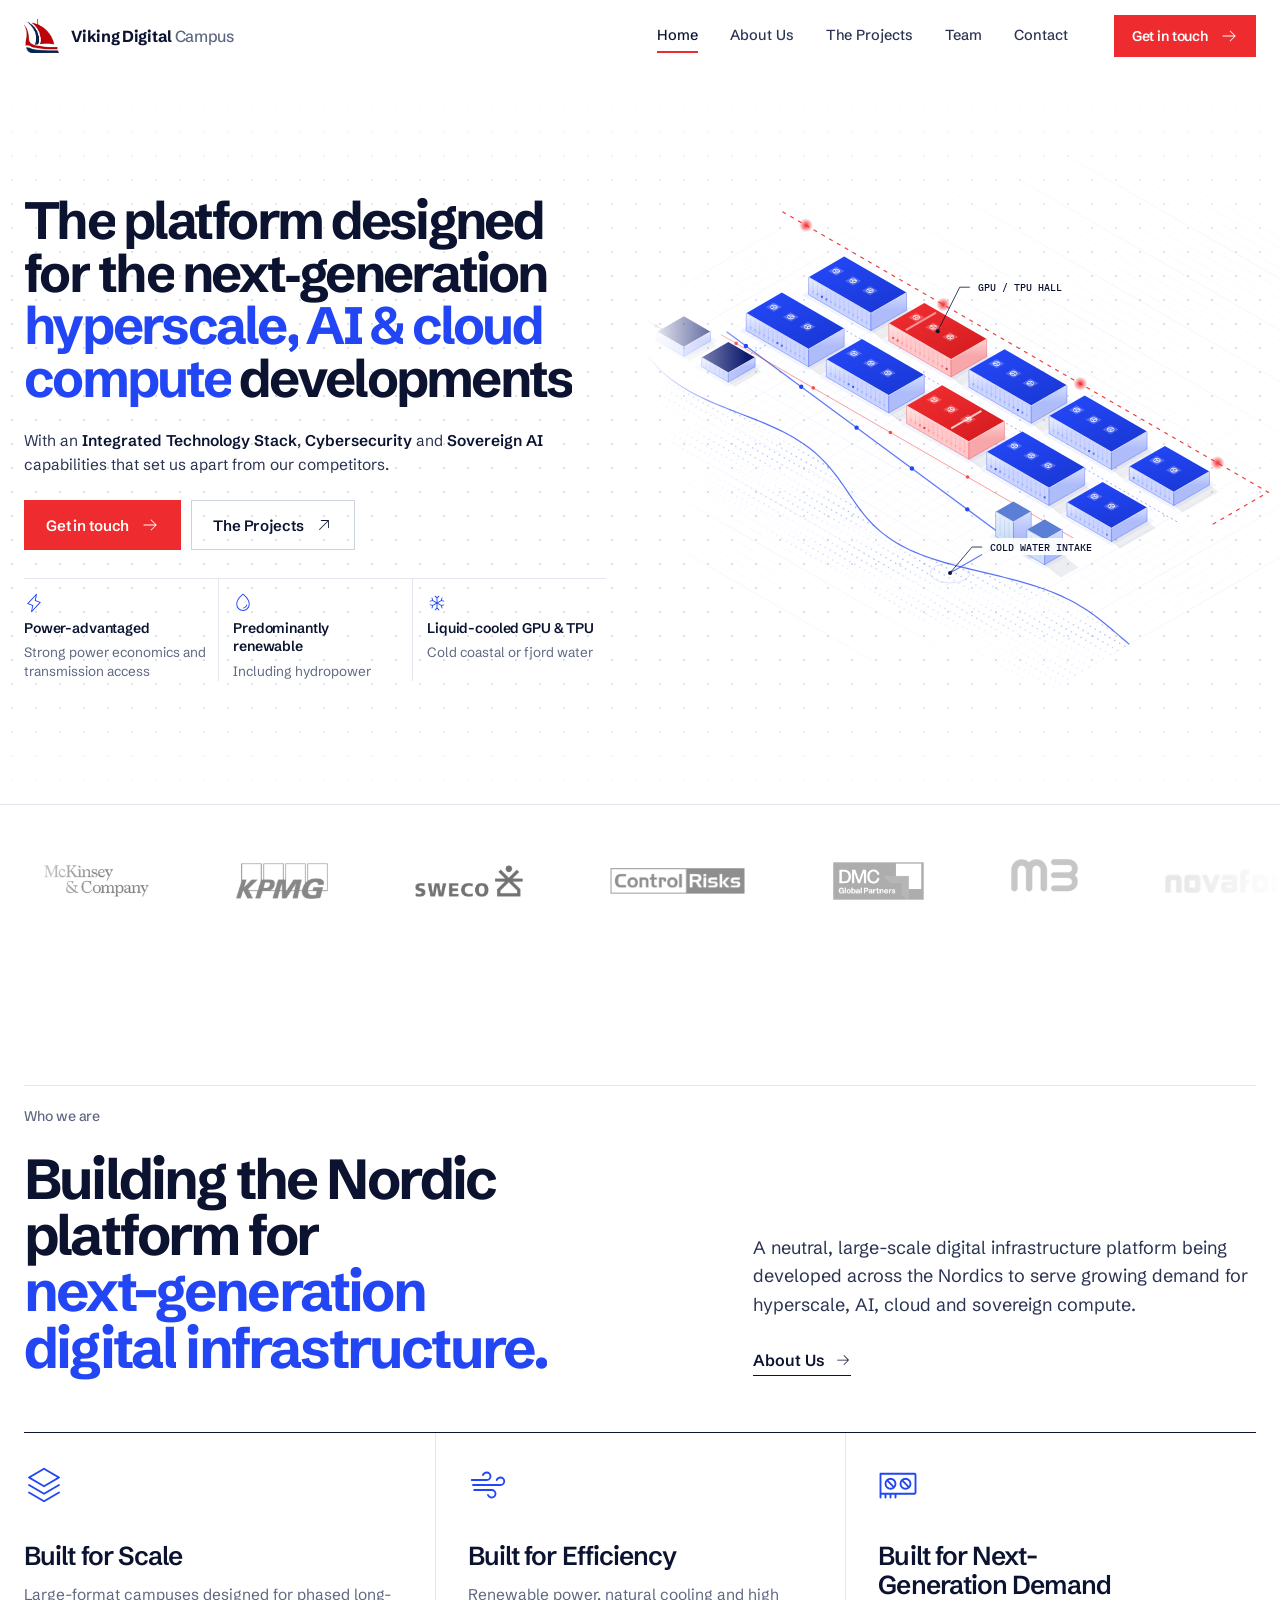
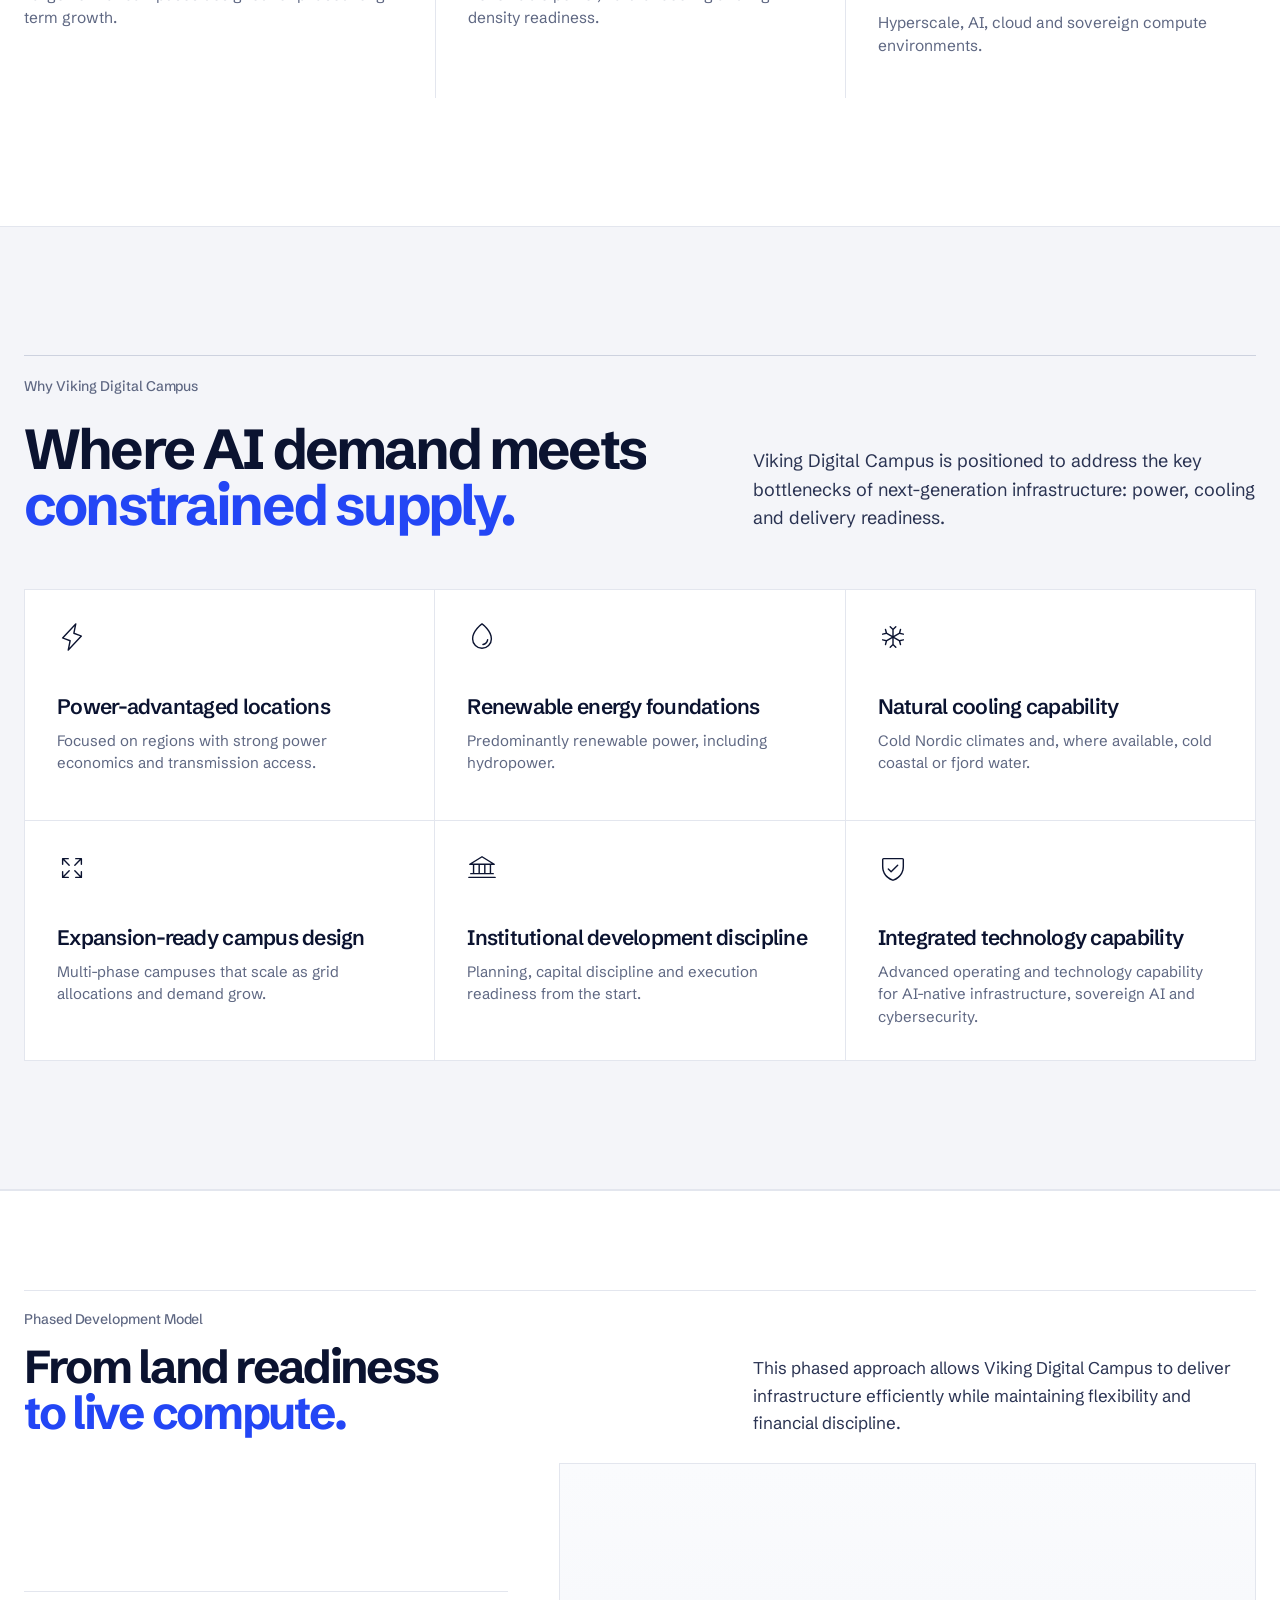
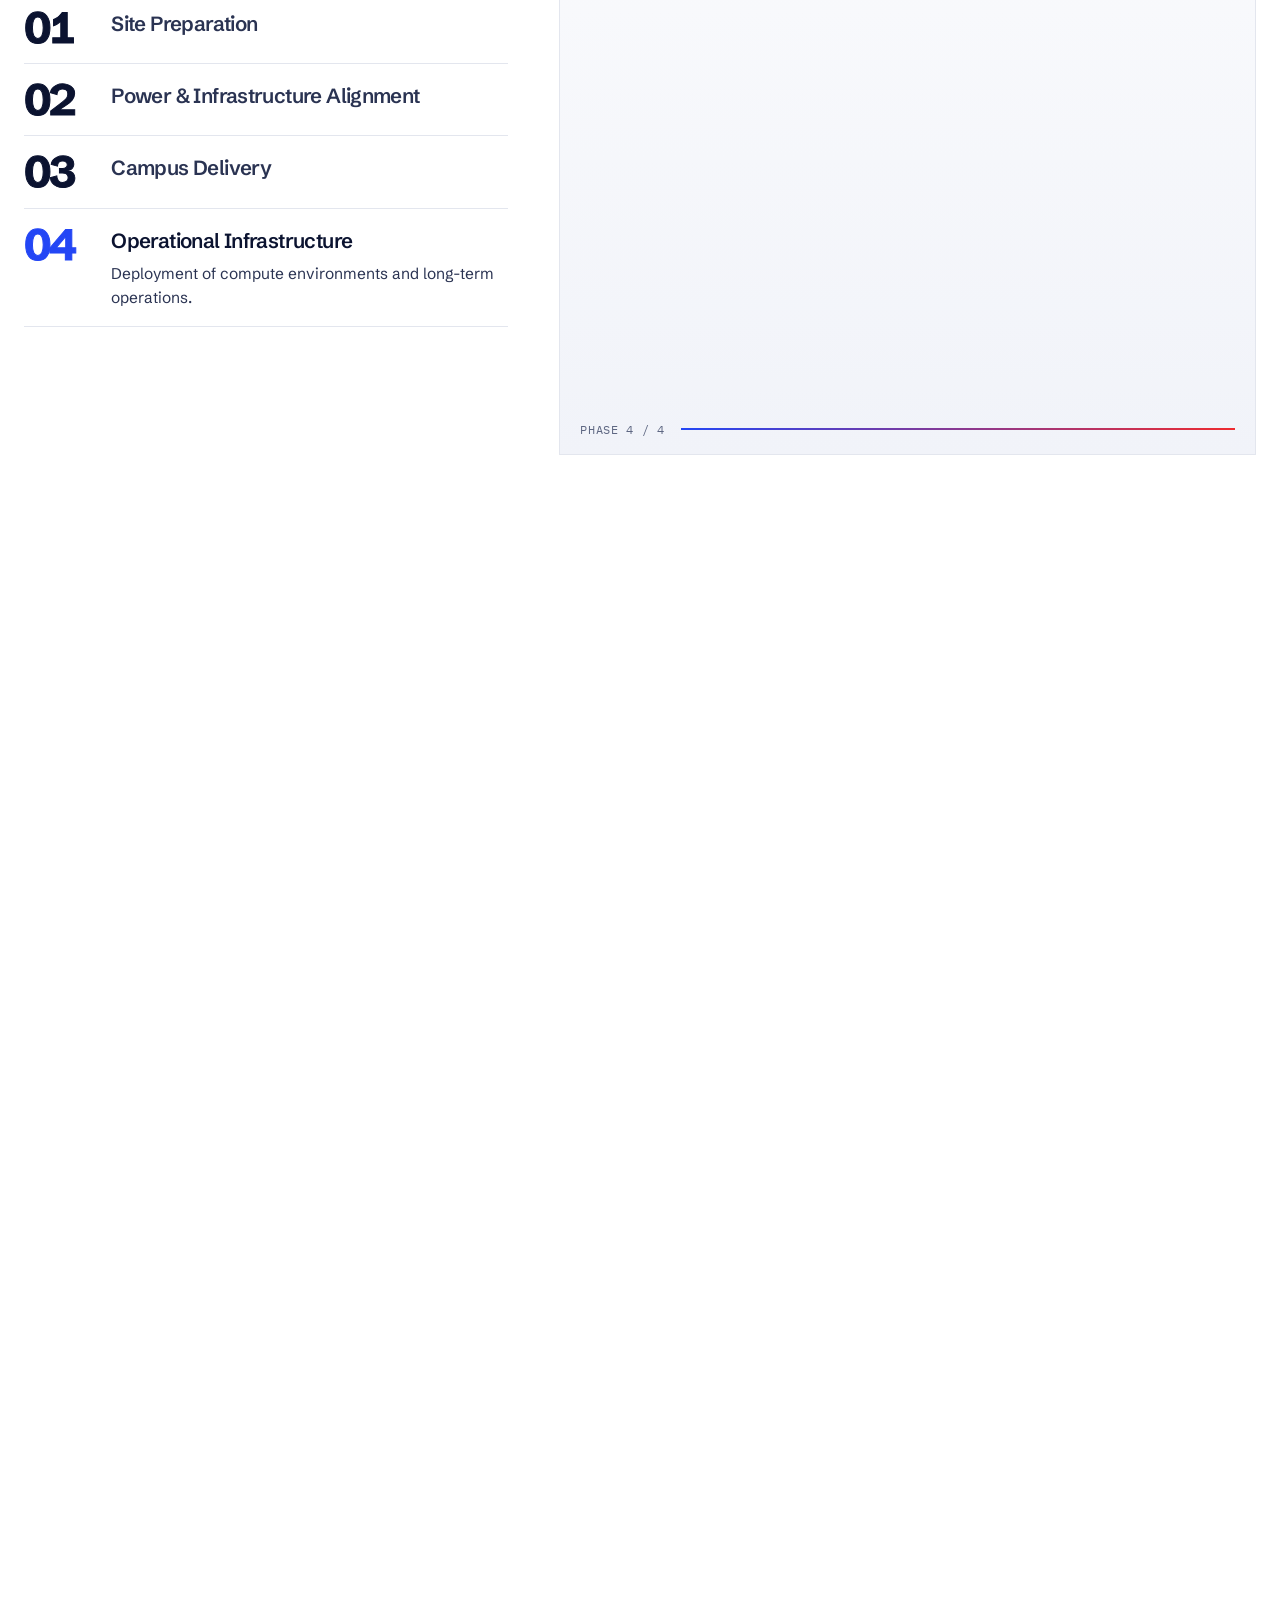
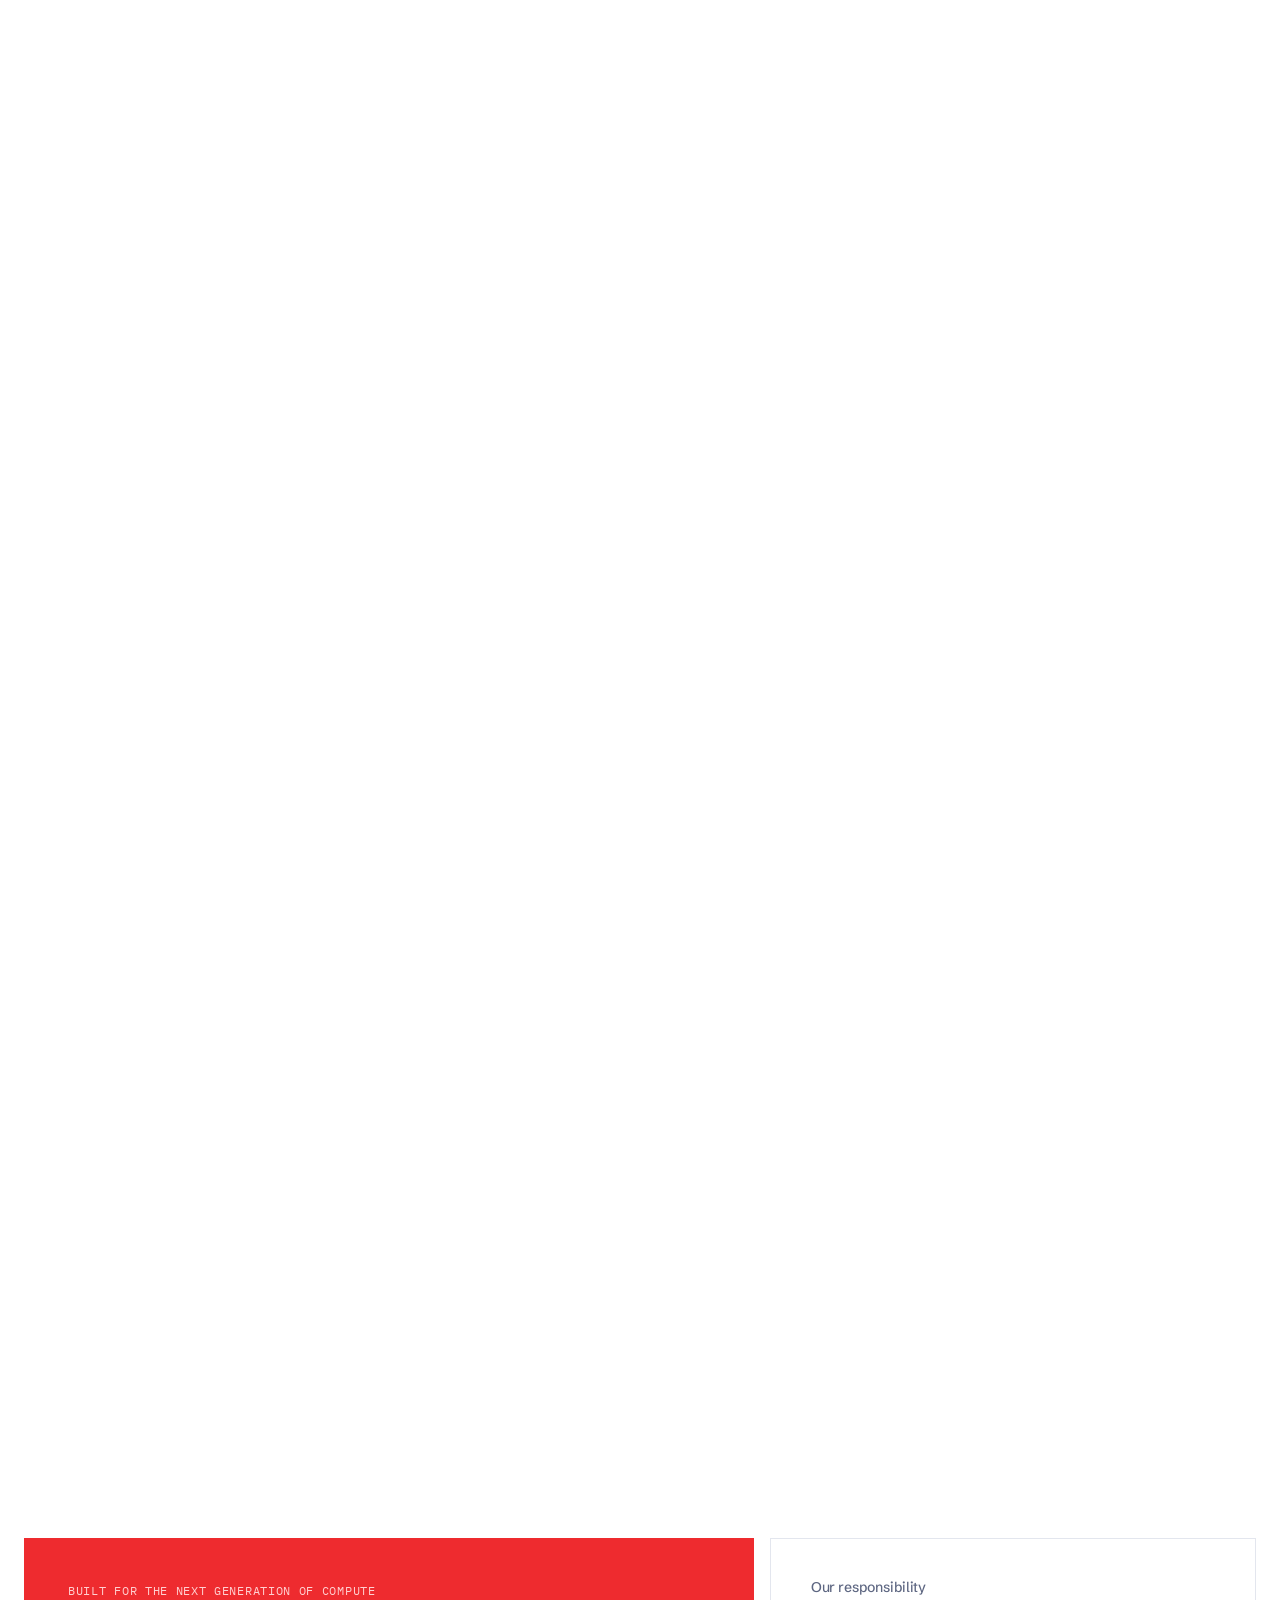
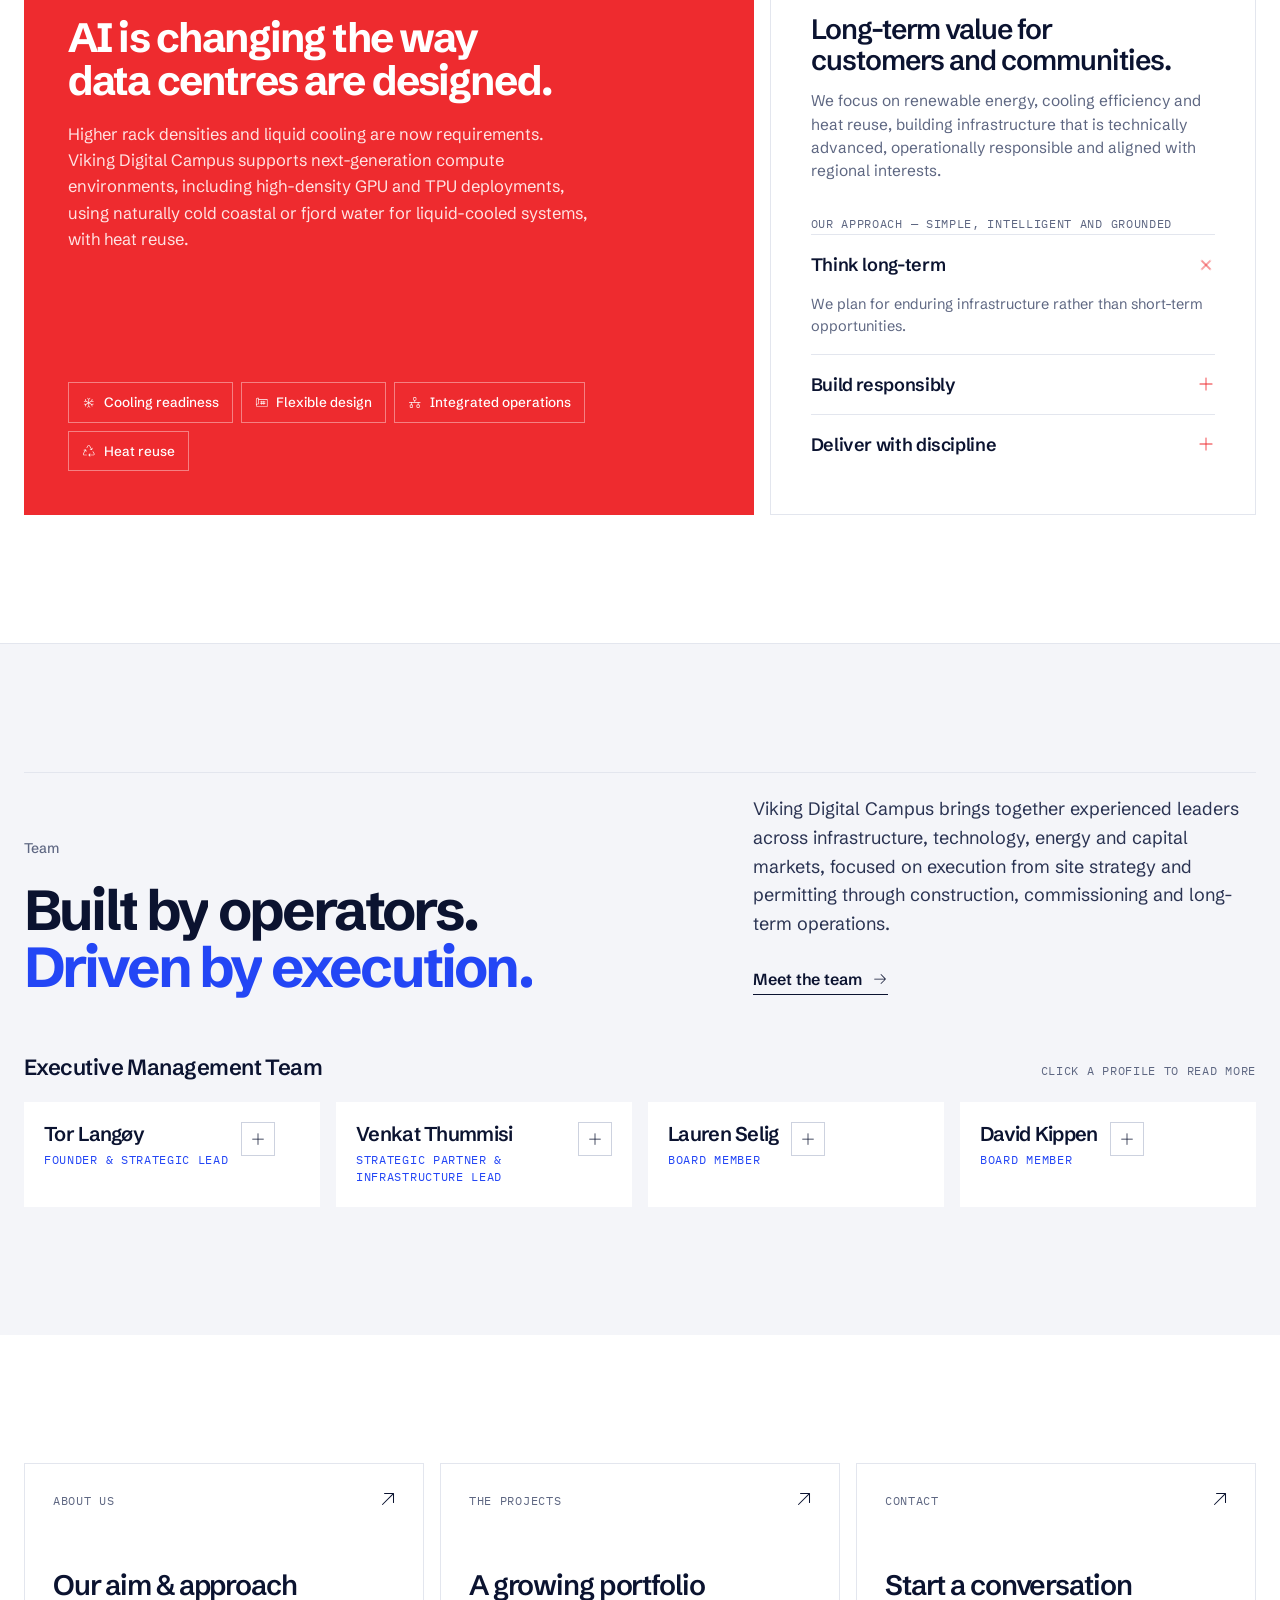
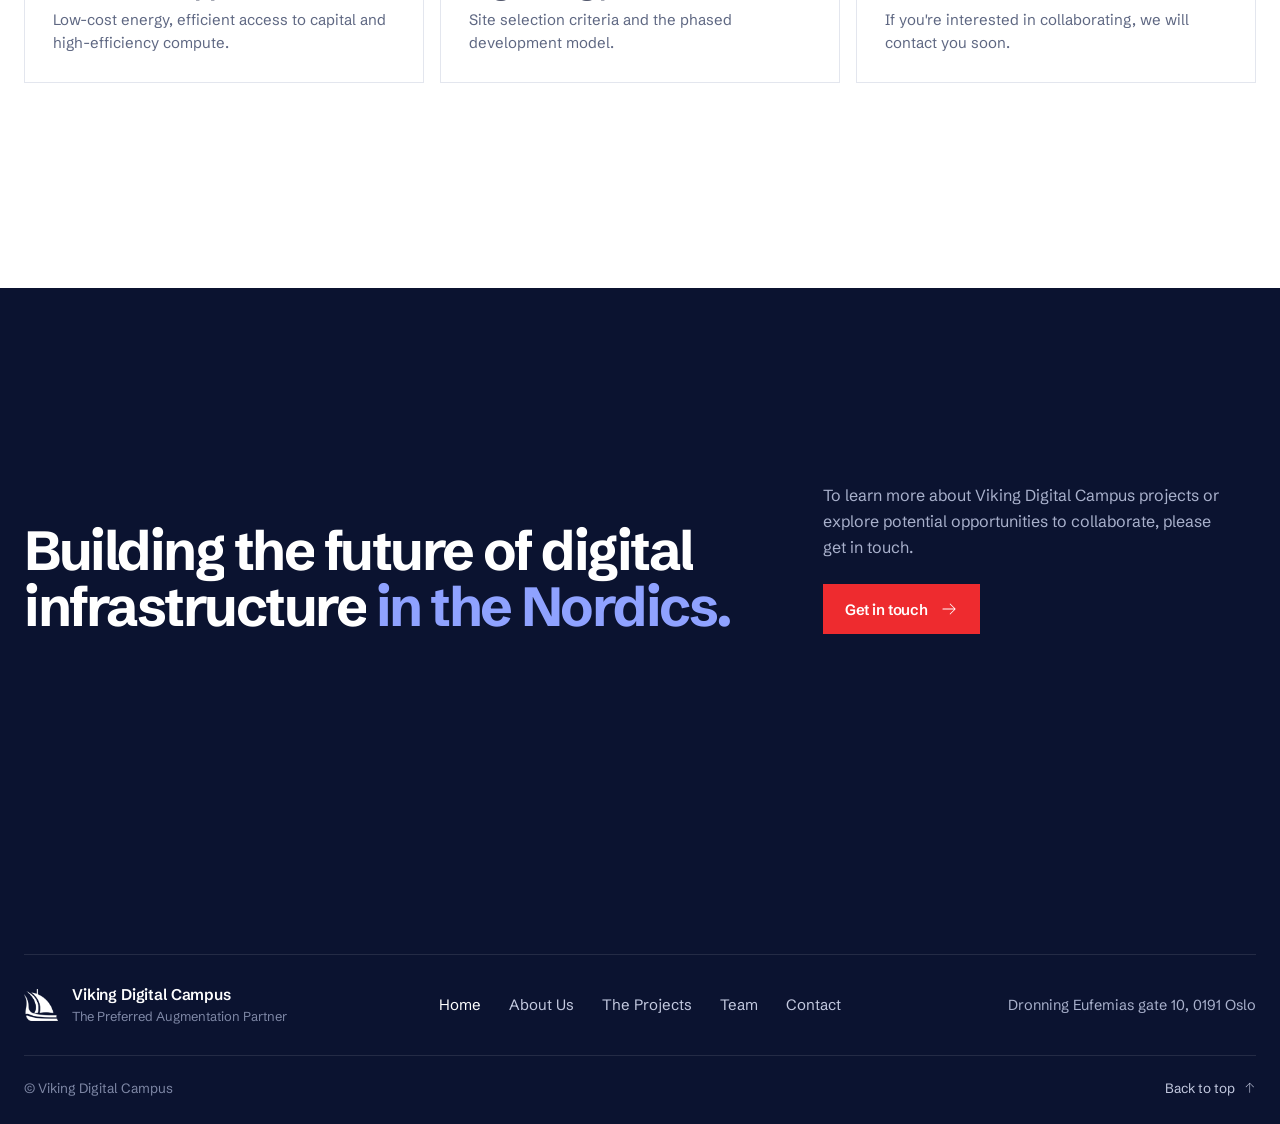
<file: index.html>
<!doctype html>
<html lang="en">
<head>
<meta charset="utf-8">
<meta name="viewport" content="width=device-width, initial-scale=1, viewport-fit=cover">
<title>Viking Digital Campus</title>
<meta name="claude:viewport-fit-sides" content="cover">
<meta name="description" content="Viking Digital Campus — the platform designed for the next-generation hyperscale, AI & cloud compute developments.">
<link rel="preconnect" href="https://fonts.googleapis.com"><link rel="preconnect" href="https://fonts.gstatic.com" crossorigin>
<link rel="stylesheet" href="https://fonts.googleapis.com/css2?family=Schibsted+Grotesk:wght@400;500;600;700;800&family=IBM+Plex+Mono:wght@400;500&display=swap">
<link rel="icon" href="assets/favicon.ico" sizes="any"><link rel="icon" type="image/png" sizes="32x32" href="assets/favicon-32.png"><link rel="icon" type="image/png" sizes="192x192" href="assets/favicon-192.png"><link rel="apple-touch-icon" href="assets/apple-touch-icon.png">
<link rel="stylesheet" href="site.css">
<script>document.documentElement.classList.add("js")</script>
<style>:root{padding-top:env(safe-area-inset-top,0px);padding-bottom:env(safe-area-inset-bottom,0px)}[hidden]{display:none!important}</style>
</head>
<body>
<svg width="0" height="0" style="position:absolute" aria-hidden="true"><symbol id="i-arrow-down" viewBox="0 0 256 256"><path d="M204.24,148.24l-72,72a6,6,0,0,1-8.48,0l-72-72a6,6,0,0,1,8.48-8.48L122,201.51V40a6,6,0,0,1,12,0V201.51l61.76-61.75a6,6,0,0,1,8.48,8.48Z"/></symbol><symbol id="i-arrow-right" viewBox="0 0 256 256"><path d="M220.24,132.24l-72,72a6,6,0,0,1-8.48-8.48L201.51,134H40a6,6,0,0,1,0-12H201.51L139.76,60.24a6,6,0,0,1,8.48-8.48l72,72A6,6,0,0,1,220.24,132.24Z"/></symbol><symbol id="i-arrow-up" viewBox="0 0 256 256"><path d="M204.24,116.24a6,6,0,0,1-8.48,0L134,54.49V216a6,6,0,0,1-12,0V54.49L60.24,116.24a6,6,0,0,1-8.48-8.48l72-72a6,6,0,0,1,8.48,0l72,72A6,6,0,0,1,204.24,116.24Z"/></symbol><symbol id="i-arrow-up-right" viewBox="0 0 256 256"><path d="M198,64V168a6,6,0,0,1-12,0V78.48L68.24,196.24a6,6,0,0,1-8.48-8.48L177.52,70H88a6,6,0,0,1,0-12H192A6,6,0,0,1,198,64Z"/></symbol><symbol id="i-arrows-out" viewBox="0 0 256 256"><path d="M214,48V96a6,6,0,0,1-12,0V62.48l-45.76,45.76a6,6,0,0,1-8.48-8.48L193.52,54H160a6,6,0,0,1,0-12h48A6,6,0,0,1,214,48ZM99.76,147.76,54,193.52V160a6,6,0,0,0-12,0v48a6,6,0,0,0,6,6H96a6,6,0,0,0,0-12H62.48l45.76-45.76a6,6,0,0,0-8.48-8.48ZM208,154a6,6,0,0,0-6,6v33.52l-45.76-45.76a6,6,0,0,0-8.48,8.48L193.52,202H160a6,6,0,0,0,0,12h48a6,6,0,0,0,6-6V160A6,6,0,0,0,208,154ZM62.48,54H96a6,6,0,0,0,0-12H48a6,6,0,0,0-6,6V96a6,6,0,0,0,12,0V62.48l45.76,45.76a6,6,0,0,0,8.48-8.48Z"/></symbol><symbol id="i-bank" viewBox="0 0 256 256"><path d="M24,102H50v68H32a6,6,0,0,0,0,12H224a6,6,0,0,0,0-12H206V102h26a6,6,0,0,0,3.14-11.11l-104-64a6,6,0,0,0-6.28,0l-104,64A6,6,0,0,0,24,102Zm38,0H98v68H62Zm84,0v68H110V102Zm48,68H158V102h36ZM128,39l82.8,51H45.2ZM246,208a6,6,0,0,1-6,6H16a6,6,0,0,1,0-12H240A6,6,0,0,1,246,208Z"/></symbol><symbol id="i-blueprint" viewBox="0 0 256 256"><path d="M232,58H70V40a6,6,0,0,0-6-6H48A30,30,0,0,0,18,64V176a30,30,0,0,0,30,30H232a6,6,0,0,0,6-6V64A6,6,0,0,0,232,58ZM30,64A18,18,0,0,1,48,46H58V146H48a29.87,29.87,0,0,0-18,6ZM226,194H48a18,18,0,0,1,0-36H64a6,6,0,0,0,6-6V70H226ZM104,138a6,6,0,0,0,0,12h18v10a6,6,0,0,0,12,0V150h28v10a6,6,0,0,0,12,0V150h18a6,6,0,0,0,0-12H174V118h18a6,6,0,0,0,0-12H174V96a6,6,0,0,0-12,0v10H134V96a6,6,0,0,0-12,0v10H104a6,6,0,0,0,0,12h18v20Zm30-20h28v20H134Z"/></symbol><symbol id="i-check" viewBox="0 0 256 256"><path d="M228.24,76.24l-128,128a6,6,0,0,1-8.48,0l-56-56a6,6,0,0,1,8.48-8.48L96,191.51,219.76,67.76a6,6,0,0,1,8.48,8.48Z"/></symbol><symbol id="i-drop" viewBox="0 0 256 256"><path d="M172.53,49.06a252.86,252.86,0,0,0-41.09-38,6,6,0,0,0-6.88,0,252.86,252.86,0,0,0-41.09,38C56.34,80.26,42,113.09,42,144a86,86,0,0,0,172,0C214,113.09,199.66,80.26,172.53,49.06ZM128,218a74.09,74.09,0,0,1-74-74c0-59.62,59-108.93,74-120.51C143,35.07,202,84.38,202,144A74.09,74.09,0,0,1,128,218Zm53.92-65A55.58,55.58,0,0,1,137,197.92a7,7,0,0,1-1,.08,6,6,0,0,1-1-11.92c17.38-2.92,32.13-17.68,35.08-35.08a6,6,0,1,1,11.84,2Z"/></symbol><symbol id="i-graphics-card" viewBox="0 0 256 256"><path d="M232,50H16a6,6,0,0,0-6,6V208a6,6,0,0,0,12,0V190H42v18a6,6,0,0,0,12,0V190H74v18a6,6,0,0,0,12,0V190h20v18a6,6,0,0,0,12,0V190H232a14,14,0,0,0,14-14V64A14,14,0,0,0,232,50Zm2,126a2,2,0,0,1-2,2H22V62H232a2,2,0,0,1,2,2ZM176,82a38,38,0,1,0,38,38A38,38,0,0,0,176,82Zm26,38a25.81,25.81,0,0,1-3.88,13.64L162.36,97.88A26,26,0,0,1,202,120Zm-52,0a25.81,25.81,0,0,1,3.88-13.64l35.76,35.76A26,26,0,0,1,150,120ZM80,82a38,38,0,1,0,38,38A38,38,0,0,0,80,82Zm26,38a25.81,25.81,0,0,1-3.88,13.64L66.36,97.88A26,26,0,0,1,106,120Zm-52,0a25.81,25.81,0,0,1,3.88-13.64l35.76,35.76A26,26,0,0,1,54,120Z"/></symbol><symbol id="i-lightning" viewBox="0 0 256 256"><path d="M213.84,118.63a6,6,0,0,0-3.73-4.25L150.88,92.17l15-75a6,6,0,0,0-10.27-5.27l-112,120a6,6,0,0,0,2.28,9.71l59.23,22.21-15,75a6,6,0,0,0,3.14,6.52A6.07,6.07,0,0,0,96,246a6,6,0,0,0,4.39-1.91l112-120A6,6,0,0,0,213.84,118.63ZM106,220.46l11.85-59.28a6,6,0,0,0-3.77-6.8l-55.6-20.85,91.46-98L138.12,94.82a6,6,0,0,0,3.77,6.8l55.6,20.85Z"/></symbol><symbol id="i-list" viewBox="0 0 256 256"><path d="M222,128a6,6,0,0,1-6,6H40a6,6,0,0,1,0-12H216A6,6,0,0,1,222,128ZM40,70H216a6,6,0,0,0,0-12H40a6,6,0,0,0,0,12ZM216,186H40a6,6,0,0,0,0,12H216a6,6,0,0,0,0-12Z"/></symbol><symbol id="i-network" viewBox="0 0 256 256"><path d="M232,114H134V86h10a14,14,0,0,0,14-14V40a14,14,0,0,0-14-14H112A14,14,0,0,0,98,40V72a14,14,0,0,0,14,14h10v28H24a6,6,0,0,0,0,12H58v36H48a14,14,0,0,0-14,14v32a14,14,0,0,0,14,14H80a14,14,0,0,0,14-14V176a14,14,0,0,0-14-14H70V126H186v36H176a14,14,0,0,0-14,14v32a14,14,0,0,0,14,14h32a14,14,0,0,0,14-14V176a14,14,0,0,0-14-14H198V126h34a6,6,0,0,0,0-12ZM110,72V40a2,2,0,0,1,2-2h32a2,2,0,0,1,2,2V72a2,2,0,0,1-2,2H112A2,2,0,0,1,110,72ZM82,176v32a2,2,0,0,1-2,2H48a2,2,0,0,1-2-2V176a2,2,0,0,1,2-2H80A2,2,0,0,1,82,176Zm128,0v32a2,2,0,0,1-2,2H176a2,2,0,0,1-2-2V176a2,2,0,0,1,2-2h32A2,2,0,0,1,210,176Z"/></symbol><symbol id="i-plus" viewBox="0 0 256 256"><path d="M222,128a6,6,0,0,1-6,6H134v82a6,6,0,0,1-12,0V134H40a6,6,0,0,1,0-12h82V40a6,6,0,0,1,12,0v82h82A6,6,0,0,1,222,128Z"/></symbol><symbol id="i-recycle" viewBox="0 0 256 256"><path d="M94,208a6,6,0,0,1-6,6H40a22,22,0,0,1-19-33l36.71-63.44-18.76,5a6,6,0,0,1-3.1-11.6l32.77-8.77A6,6,0,0,1,76,106.45l8.8,32.76a6,6,0,0,1-4.24,7.35,6.09,6.09,0,0,1-1.56.21,6,6,0,0,1-5.79-4.45l-5-18.8L31.38,187A10,10,0,0,0,40,202H88A6,6,0,0,1,94,208Zm141-27-23.14-40a6,6,0,0,0-10.38,6l23.14,40A10,10,0,0,1,216,202H142.48l13.76-13.76a6,6,0,0,0-8.48-8.48l-24,24a6,6,0,0,0,0,8.48l24,24a6,6,0,0,0,8.48-8.48L142.48,214H216a22,22,0,0,0,19-33ZM136.65,35l36.72,63.44-18.76-5A6,6,0,0,0,151.5,105l32.78,8.79a6,6,0,0,0,7.34-4.25l8.79-32.78a6,6,0,1,0-11.58-3.11l-5.05,18.82L147,29A22,22,0,0,0,109,29L85.8,69a6,6,0,0,0,10.39,6l23.16-40a10,10,0,0,1,17.3,0Z"/></symbol><symbol id="i-shield-check" viewBox="0 0 256 256"><path d="M208,42H48A14,14,0,0,0,34,56v56c0,51.94,25.12,83.4,46.2,100.64,22.73,18.6,45.27,24.89,46.22,25.15a6,6,0,0,0,3.16,0c.95-.26,23.49-6.55,46.22-25.15C196.88,195.4,222,163.94,222,112V56A14,14,0,0,0,208,42Zm2,70c0,37.76-13.94,68.39-41.44,91.06A131.17,131.17,0,0,1,128,225.72a130.94,130.94,0,0,1-40.56-22.66C59.94,180.39,46,149.76,46,112V56a2,2,0,0,1,2-2H208a2,2,0,0,1,2,2ZM172.24,99.76a6,6,0,0,1,0,8.48l-56,56a6,6,0,0,1-8.48,0l-24-24a6,6,0,0,1,8.48-8.48L112,151.51l51.76-51.75A6,6,0,0,1,172.24,99.76Z"/></symbol><symbol id="i-snowflake" viewBox="0 0 256 256"><path d="M221.83,150.57a6,6,0,0,1-4.4,7.26l-26.62,6.54,7,26.08a6,6,0,0,1-4.24,7.35,6.4,6.4,0,0,1-1.55.2,6,6,0,0,1-5.8-4.45L178.27,164,134,138.39v51.13l22.24,22.24a6,6,0,1,1-8.48,8.48L128,200.49l-19.76,19.75a6,6,0,0,1-8.48-8.48L122,189.52V138.39L77.73,164l-7.93,29.6A6,6,0,0,1,64,198a6.4,6.4,0,0,1-1.55-.2,6,6,0,0,1-4.24-7.35l7-26.08-26.62-6.54a6,6,0,0,1,2.86-11.66l30.23,7.43L116,128,71.66,102.4l-30.23,7.43A5.88,5.88,0,0,1,40,110a6,6,0,0,1-1.43-11.83l26.62-6.54-7-26.08a6,6,0,1,1,11.59-3.1l7.93,29.6L122,117.61V66.48L99.76,44.24a6,6,0,0,1,8.48-8.48L128,55.51l19.76-19.75a6,6,0,0,1,8.48,8.48L134,66.48v51.13l44.27-25.56,7.93-29.6a6,6,0,1,1,11.59,3.1l-7,26.08,26.62,6.54A6,6,0,0,1,216,110a5.88,5.88,0,0,1-1.43-.17l-30.23-7.43L140,128l44.34,25.6,30.23-7.43A6,6,0,0,1,221.83,150.57Z"/></symbol><symbol id="i-stack" viewBox="0 0 256 256"><path d="M229.18,173a6,6,0,0,1-2.16,8.2l-96,56a6,6,0,0,1-6,0l-96-56a6,6,0,0,1,6-10.36l93,54.23,93-54.23A6,6,0,0,1,229.18,173ZM221,122.82l-93,54.23L35,122.82a6,6,0,0,0-6,10.36l96,56a6,6,0,0,0,6,0l96-56a6,6,0,0,0-6-10.36ZM26,80a6,6,0,0,1,3-5.18l96-56a6,6,0,0,1,6,0l96,56a6,6,0,0,1,0,10.36l-96,56a6,6,0,0,1-6,0l-96-56A6,6,0,0,1,26,80Zm17.91,0L128,129.05,212.09,80,128,31Z"/></symbol><symbol id="i-wind" viewBox="0 0 256 256"><path d="M182,184a30,30,0,0,1-30,30c-12.9,0-25.36-8.38-29.63-19.92a6,6,0,0,1,11.26-4.16C136.13,196.69,144.2,202,152,202a18,18,0,0,0,0-36H40a6,6,0,0,1,0-12H152A30,30,0,0,1,182,184ZM150,72a30,30,0,0,0-30-30c-12.9,0-25.36,8.38-29.63,19.92a6,6,0,1,0,11.26,4.16C104.13,59.31,112.2,54,120,54a18,18,0,0,1,0,36H24a6,6,0,0,0,0,12h96A30,30,0,0,0,150,72Zm58,2c-12.9,0-25.36,8.38-29.63,19.92a6,6,0,1,0,11.26,4.16C192.13,91.31,200.2,86,208,86a18,18,0,0,1,0,36H32a6,6,0,0,0,0,12H208a30,30,0,0,0,0-60Z"/></symbol><symbol id="i-x" viewBox="0 0 256 256"><path d="M204.24,195.76a6,6,0,1,1-8.48,8.48L128,136.49,60.24,204.24a6,6,0,0,1-8.48-8.48L119.51,128,51.76,60.24a6,6,0,0,1,8.48-8.48L128,119.51l67.76-67.75a6,6,0,0,1,8.48,8.48L136.49,128Z"/></symbol></svg>
<div class="veil" id="veil" aria-hidden="true"><i></i><i></i><i></i><i></i><i></i></div>
<header class="nav" id="nav">
  <div class="wrap">
    <a class="brand" href="index.html" aria-label="Viking Digital Campus — Home"><img src="assets/logo-full.png" alt="" width="36" height="35"><span>Viking Digital <em>Campus</em></span></a>
    <nav class="menu" id="menu" aria-label="Main"><a href="index.html" class="on">Home</a><a href="about.html">About Us</a><a href="projects.html">The Projects</a><a href="team.html">Team</a><a href="contact.html">Contact</a></nav>
    <a class="btn btn-red" href="contact.html">Get in touch <svg class="ic"><use href="#i-arrow-right"/></svg></a>
    <button class="burger" id="burger" aria-label="Open menu"><svg class="ic"><use href="#i-list"/></svg></button>
    <i class="prog-top"></i>
  </div>
</header>
<main>
<section class="hero2" id="home">
  <div class="hero-grid"></div>
  <div class="wrap">
    <div class="copy">
      <h1 id="h1" aria-label="The platform designed for the next-generation hyperscale, AI & cloud compute developments">The platform designed for the next&#8209;generation |hyperscale, AI &amp; cloud compute| developments</h1>
      <p class="lead fade-in" style="animation-delay:.55s">With an <b>Integrated Technology Stack</b>, <b>Cybersecurity</b> and <b>Sovereign AI</b> capabilities that set us apart from our competitors.</p>
      <div class="ctas fade-in" style="animation-delay:.7s"><a class="btn btn-red" href="contact.html">Get in touch <svg class="ic"><use href="#i-arrow-right"/></svg></a><a class="btn btn-line" href="projects.html">The Projects <svg class="ic"><use href="#i-arrow-up-right"/></svg></a></div>
      <div class="minifacts fade-in" style="animation-delay:.85s">
        <div><svg class="ic"><use href="#i-lightning"/></svg><b>Power-advantaged</b>Strong power economics and transmission access</div>
        <div><svg class="ic"><use href="#i-drop"/></svg><b>Predominantly renewable</b>Including hydropower</div>
        <div><svg class="ic"><use href="#i-snowflake"/></svg><b>Liquid-cooled GPU &amp; TPU</b>Cold coastal or fjord water</div>
      </div>
    </div>
    <div class="stage2">
      <canvas id="campus" aria-label="Animated isometric campus: compute halls, high-density GPU and TPU halls, cold-water cooling loop and fibre route"></canvas>
      <div class="tip" id="tip"><span class="mono" id="tipk">Hall</span><div id="tipv">Liquid-cooled GPU / TPU</div></div>
    </div>
  </div>
</section>

<div class="partners" aria-label="Partners">
  <div class="marquee"><div class="track" id="track"><div class="logo-cell"><img src="assets/p-mckinsey.png" alt="McKinsey &amp; Company" width="105" height="33"></div><div class="logo-cell"><img src="assets/p-kpmg.png" alt="KPMG" width="92" height="37"></div><div class="logo-cell"><img src="assets/p-sweco.png" alt="SWECO" width="108" height="32"></div><div class="logo-cell"><img src="assets/p-controlrisks.png" alt="Control Risks" width="136" height="26"></div><div class="logo-cell"><img src="assets/p-dmc.png" alt="DMC Global Partners" width="91" height="38"></div><div class="logo-cell"><img src="assets/p-m3.png" alt="M3 Management" width="67" height="44"></div><div class="logo-cell"><img src="assets/p-novafor.png" alt="Novaform" width="144" height="24"></div><div class="logo-cell"><img src="assets/p-ibeav.png" alt="Wiersholm" width="98" height="35"></div><div class="logo-cell"><img src="assets/p-blu3.png" alt="blu-3" width="81" height="41"></div><div class="logo-cell"><img src="assets/logos/infrapartners.png" alt="Infra Partners" width="97" height="36"></div><div class="logo-cell"><img src="assets/logos/pwc.png" alt="PwC" width="84" height="41"></div><div class="logo-cell"><img src="assets/logos/gardiner.png" alt="Gardiner &amp; Theobald" width="134" height="26"></div><div class="logo-cell"><img src="assets/logos/supermicro.png" alt="Supermicro" width="82" height="42"></div><div class="logo-cell"><img src="assets/logos/lenovo.png" alt="Lenovo" width="101" height="34"></div><div class="logo-cell"><img src="assets/logos/dell.png" alt="Dell" width="44" height="44"></div><div class="logo-cell"><img src="assets/logos/nvidia.png" alt="NVIDIA" width="133" height="26"></div><div class="logo-cell"><img src="assets/logos/amd.png" alt="AMD" width="100" height="24"></div><div class="logo-cell"><img src="assets/logos/siemens.png" alt="Siemens" width="147" height="23"></div><div class="logo-cell"><img src="assets/logos/ge.png" alt="General Electric" width="44" height="44"></div><div class="logo-cell"><img src="assets/logos/gasum.png" alt="Gasum" width="131" height="26"></div><div class="logo-cell"><img src="assets/logos/fortum.png" alt="Fortum" width="120" height="28"></div><div class="logo-cell"><img src="assets/logos/hyotytuuli.png" alt="Hyötytuuli" width="67" height="44"></div><div class="logo-cell"><img src="assets/logos/ferrovial.png" alt="Ferrovial" width="125" height="27"></div><div class="logo-cell"><img src="assets/logos/acs.png" alt="ACS" width="79" height="43"></div><div class="logo-cell"><img src="assets/logos/acciona.png" alt="Acciona" width="88" height="38"></div><div class="logo-cell"><img src="assets/logos/cymi.png" alt="CYMI" width="110" height="32"></div><div class="logo-cell"><img src="assets/logos/elecnor.png" alt="Elecnor" width="93" height="37"></div><div class="logo-cell"><img src="assets/logos/eag.png" alt="EAG" width="78" height="28"></div><div class="logo-cell"><img src="assets/logos/mercury.png" alt="Mercury" width="130" height="27"></div><div class="logo-cell"><img src="assets/logos/vertiv.png" alt="Vertiv" width="118" height="29"></div><div class="logo-cell"><img src="assets/logos/schneider.png" alt="Schneider Electric" width="107" height="32"></div><div class="logo-cell"><img src="assets/logos/nedgia.png" alt="Nedgia" width="87" height="39"></div><div class="logo-cell"><img src="assets/logos/naturgy.png" alt="Naturgy" width="119" height="29"></div><div class="logo-cell"><img src="assets/logos/statkraft.png" alt="Statkraft" width="120" height="29"></div></div></div>
</div>

<section class="sec">
  <div class="wrap">
    <div class="sec-head"><div><span class="tag mono rv">Who we are</span><h2 data-split>Building the Nordic platform for <em>next-generation digital infrastructure.</em></h2></div>
      <div class="rv"><p>A neutral, large-scale digital infrastructure platform being developed across the Nordics to serve growing demand for hyperscale, AI, cloud and sovereign compute.</p><a class="more" href="about.html">About Us <svg class="ic"><use href="#i-arrow-right"/></svg></a></div></div>
    <div class="pillars rv">
      <div class="pillar"><svg class="ic"><use href="#i-stack"/></svg><h3>Built for Scale</h3><p>Large-format campuses designed for phased long-term growth.</p></div>
      <div class="pillar"><svg class="ic"><use href="#i-wind"/></svg><h3>Built for Efficiency</h3><p>Renewable power, natural cooling and high density readiness.</p></div>
      <div class="pillar"><svg class="ic"><use href="#i-graphics-card"/></svg><h3>Built for Next-Generation Demand</h3><p>Hyperscale, AI, cloud and sovereign compute environments.</p></div>
    </div>
  </div>
</section>

<section class="sec why-band">
  <div class="wrap">
    <div class="sec-head"><div><span class="tag mono rv">Why Viking Digital Campus</span><h2 data-split>Where AI demand meets <em>constrained supply.</em></h2></div>
      <p class="rv">Viking Digital Campus is positioned to address the key bottlenecks of next-generation infrastructure: power, cooling and delivery readiness.</p></div>
    <div class="why rv">
      <div class="spot"><svg class="ic"><use href="#i-lightning"/></svg><h4>Power-advantaged locations</h4><p>Focused on regions with strong power economics and transmission access.</p></div>
      <div class="spot"><svg class="ic"><use href="#i-drop"/></svg><h4>Renewable energy foundations</h4><p>Predominantly renewable power, including hydropower.</p></div>
      <div class="spot"><svg class="ic"><use href="#i-snowflake"/></svg><h4>Natural cooling capability</h4><p>Cold Nordic climates and, where available, cold coastal or fjord water.</p></div>
      <div class="spot"><svg class="ic"><use href="#i-arrows-out"/></svg><h4>Expansion-ready campus design</h4><p>Multi-phase campuses that scale as grid allocations and demand grow.</p></div>
      <div class="spot"><svg class="ic"><use href="#i-bank"/></svg><h4>Institutional development discipline</h4><p>Planning, capital discipline and execution readiness from the start.</p></div>
      <div class="spot"><svg class="ic"><use href="#i-shield-check"/></svg><h4>Integrated technology capability</h4><p>Advanced operating and technology capability for AI-native infrastructure, sovereign AI and cybersecurity.</p></div>
    </div>
  </div>
</section>

<section class="phx" id="phases">
  <div class="phx-pin">
    <div class="wrap phx-in">
      <div class="phx-head">
        <div><span class="tag mono">Phased Development Model</span><h2>From land readiness <em>to live compute.</em></h2></div>
        <p>This phased approach allows Viking Digital Campus to deliver infrastructure efficiently while maintaining flexibility and financial discipline.</p>
      </div>
      <div class="phx-grid">
        <ol class="phx-list" id="phlist">
          <li class="on"><span class="n">01</span><div><h3>Site Preparation</h3><div class="d"><p>Land, infrastructure planning and permitting readiness.</p></div></div></li>
          <li><span class="n">02</span><div><h3>Power &amp; Infrastructure Alignment</h3><div class="d"><p>Grid integration, site servicing and technical preparation.</p></div></div></li>
          <li><span class="n">03</span><div><h3>Campus Delivery</h3><div class="d"><p>Core and shell construction aligned with customer demand.</p></div></div></li>
          <li><span class="n">04</span><div><h3>Operational Infrastructure</h3><div class="d"><p>Deployment of compute environments and long-term operations.</p></div></div></li>
        </ol>
        <div class="phx-stage"><canvas id="phcanvas" aria-label="The campus assembling phase by phase: site survey, power and services, halls, live operations"></canvas>
          <div class="phx-meter mono"><span id="phk">Phase 1 / 4</span><span class="bar"><i id="phbar"></i></span></div></div>
      </div>
    </div>
  </div>
</section>


<section class="sec">
  <div class="wrap">
    <div class="duo rv">
  <div class="compute"><canvas id="flow"></canvas><span class="mono">Built for the next generation of compute</span><h3>AI is changing the way data centres are designed.</h3>
    <p>Higher rack densities and liquid cooling are now requirements. Viking Digital Campus supports next-generation compute environments, including high-density GPU and TPU deployments, using naturally cold coastal or fjord water for liquid-cooled systems, with heat reuse.</p>
    <div class="chips"><span><svg class="ic"><use href="#i-snowflake"/></svg>Cooling readiness</span><span><svg class="ic"><use href="#i-blueprint"/></svg>Flexible design</span><span><svg class="ic"><use href="#i-network"/></svg>Integrated operations</span><span><svg class="ic"><use href="#i-recycle"/></svg>Heat reuse</span></div></div>
  <div class="resp"><span class="tag mono">Our responsibility</span><h3>Long-term value for customers and communities.</h3>
    <p>We focus on renewable energy, cooling efficiency and heat reuse, building infrastructure that is technically advanced, operationally responsible and aligned with regional interests.</p>
    <div class="vals"><span class="mono" style="color:var(--mute)">Our approach — simple, intelligent and grounded</span>
      <details open><summary>Think long-term <svg class="ic"><use href="#i-plus"/></svg></summary><p>We plan for enduring infrastructure rather than short-term opportunities.</p></details>
      <details><summary>Build responsibly <svg class="ic"><use href="#i-plus"/></svg></summary><p>We work with local stakeholders and municipalities to fit each project to its environment.</p></details>
      <details><summary>Deliver with discipline <svg class="ic"><use href="#i-plus"/></svg></summary><p>We focus on clarity, execution and practical solutions.</p></details></div></div>
</div>

  </div>
</section>

<section class="sec team-band">
  <div class="wrap">
    <div class="sec-head"><div><span class="tag mono rv">Team</span><h2 data-split>Built by operators. <em>Driven by execution.</em></h2></div>
      <div class="rv"><p>Viking Digital Campus brings together experienced leaders across infrastructure, technology, energy and capital markets, focused on execution from site strategy and permitting through construction, commissioning and long-term operations.</p><a class="more" href="team.html">Meet the team <svg class="ic"><use href="#i-arrow-right"/></svg></a></div></div>
    <div class="subhead rv"><h3>Executive Management Team</h3><span class="mono">Click a profile to read more</span></div>
    <div class="exec rv" id="exec"></div>
  </div>
</section>

<section class="sec">
  <div class="wrap">
    <div class="links3 rv">
      <a class="lk" href="about.html"><span class="mono">About Us</span><svg class="ic go"><use href="#i-arrow-up-right"/></svg><div><h4>Our aim &amp; approach</h4><p>Low-cost energy, efficient access to capital and high-efficiency compute.</p></div></a>
      <a class="lk" href="projects.html"><span class="mono">The Projects</span><svg class="ic go"><use href="#i-arrow-up-right"/></svg><div><h4>A growing portfolio</h4><p>Site selection criteria and the phased development model.</p></div></a>
      <a class="lk" href="contact.html"><span class="mono">Contact</span><svg class="ic go"><use href="#i-arrow-up-right"/></svg><div><h4>Start a conversation</h4><p>If you're interested in collaborating, we will contact you soon.</p></div></a>
    </div>
  </div>
</section>

</main>
<footer class="ft3" id="footer">
  <div class="wrap">
    <div class="ft3-cta">
      <h2 data-split>Building the future of digital infrastructure <em>in the Nordics.</em></h2>
      <div class="ft3-cta-r"><p>To learn more about Viking Digital Campus projects or explore potential opportunities to collaborate, please get in touch.</p><a class="btn btn-red" href="contact.html">Get in touch <svg class="ic"><use href="#i-arrow-right"/></svg></a></div>
    </div>
    <div class="ftdots" id="ftdots" aria-hidden="true"><canvas></canvas></div>
    <div class="ft3-row">
      <a class="ft3-brand" href="index.html"><img src="assets/logo-white.png" alt="" width="30" height="29"><span><b>Viking Digital Campus</b><small>The Preferred Augmentation Partner</small></span></a>
      <nav class="ft3-nav" aria-label="Footer"><a href="index.html" class="on">Home</a><a href="about.html">About Us</a><a href="projects.html">The Projects</a><a href="team.html">Team</a><a href="contact.html">Contact</a></nav>
      <address class="ft3-addr">Dronning Eufemias gate 10, 0191 Oslo</address>
    </div>
    <div class="ft3-bot"><span>© Viking Digital Campus</span><a class="up" href="#top">Back to top <svg class="ic"><use href="#i-arrow-up"/></svg></a></div>
  </div>
</footer>
<div class="drawer" id="drawer" aria-hidden="true"><div class="scrim" id="scrim"></div><aside class="panel" role="dialog" aria-modal="true" aria-labelledby="d-name" style="position:relative"><button class="close" id="dclose" aria-label="Close"><svg class="ic"><use href="#i-x"/></svg></button><div id="dbody"></div></aside></div>
<script>window.__IMG={'team-tor':'assets/team-tor.webp','team-venkat':'assets/team-venkat.webp','team-lauren':'assets/team-lauren.webp','team-david':'assets/team-david.webp','team-joakim':'assets/team-joakim.webp','team-bjorn':'assets/team-bjorn.webp','team-joe':'assets/team-joe.webp','team-reza':'assets/team-reza.webp','team-glauco':'assets/team-glauco.webp','team-knut':'assets/team-knut.webp'};window.__EU=null;</script>
<script src="app.js"></script>
</body>
</html>
</file>
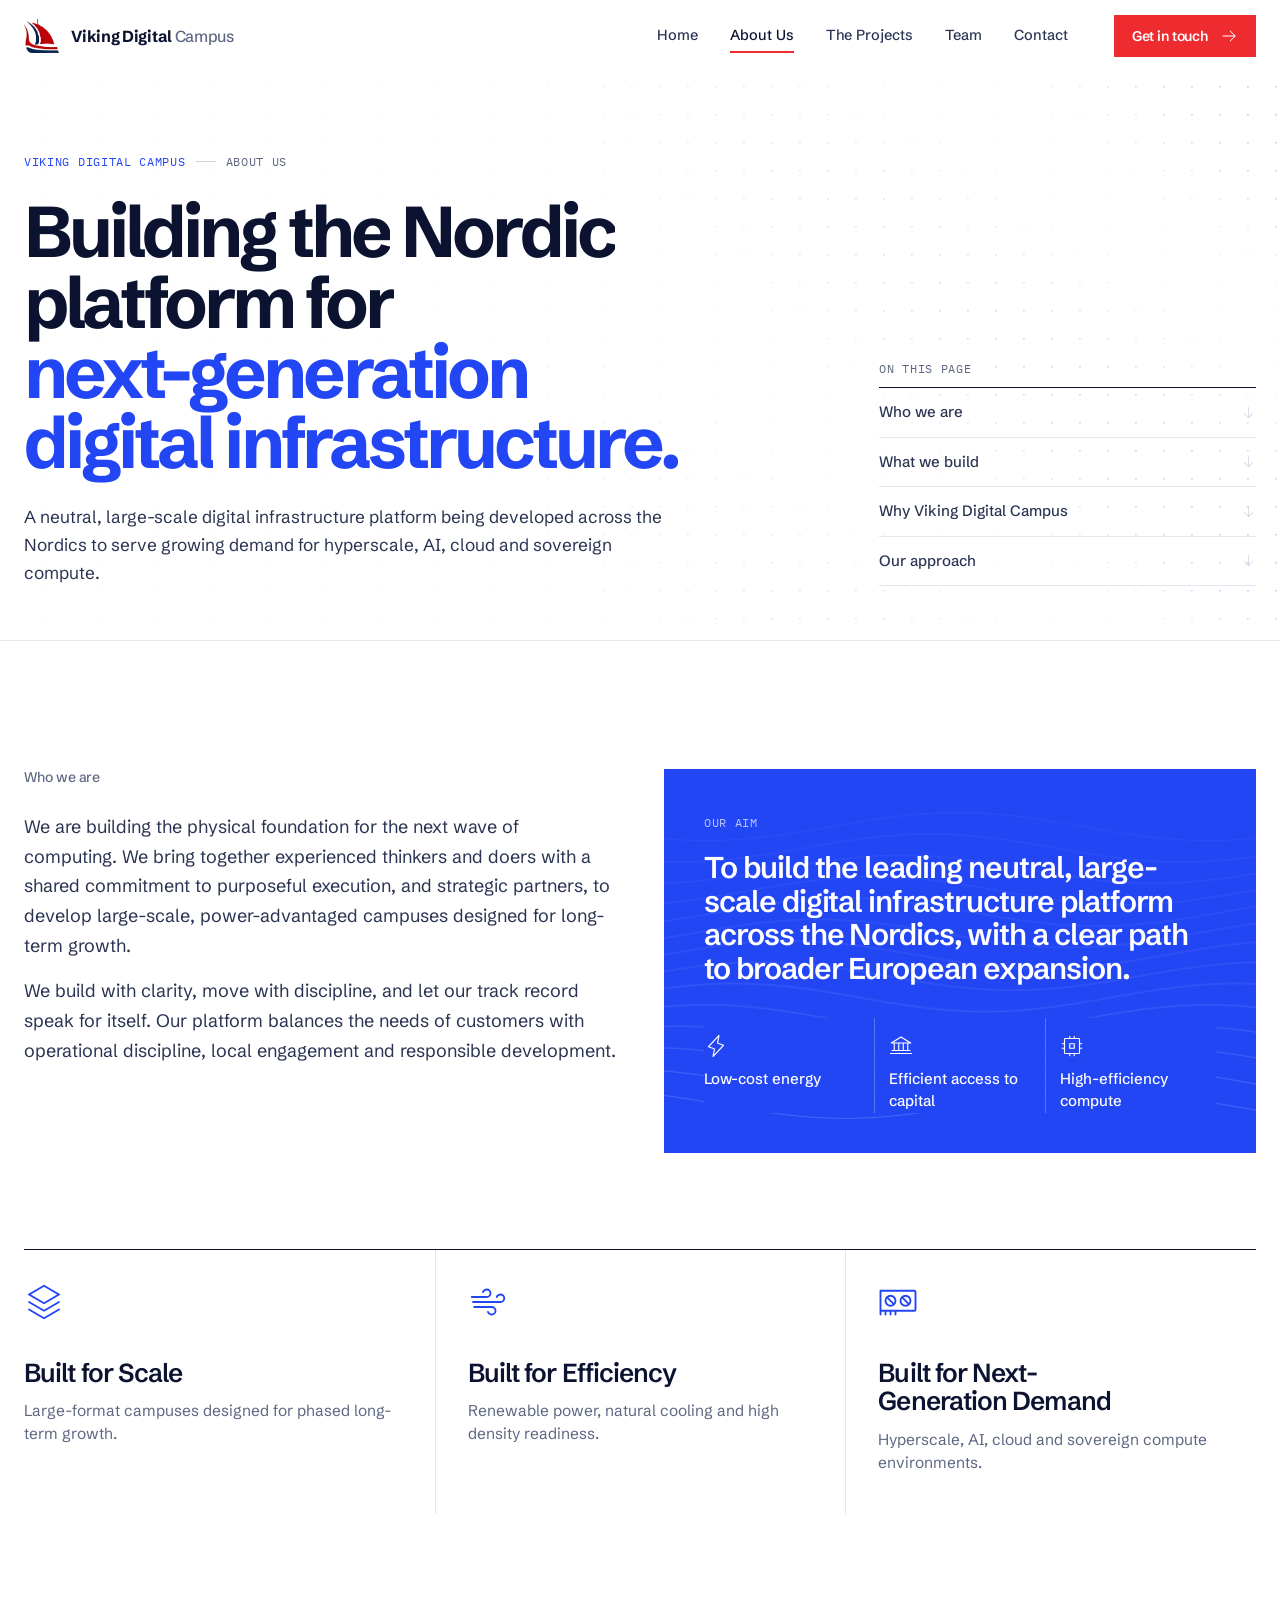
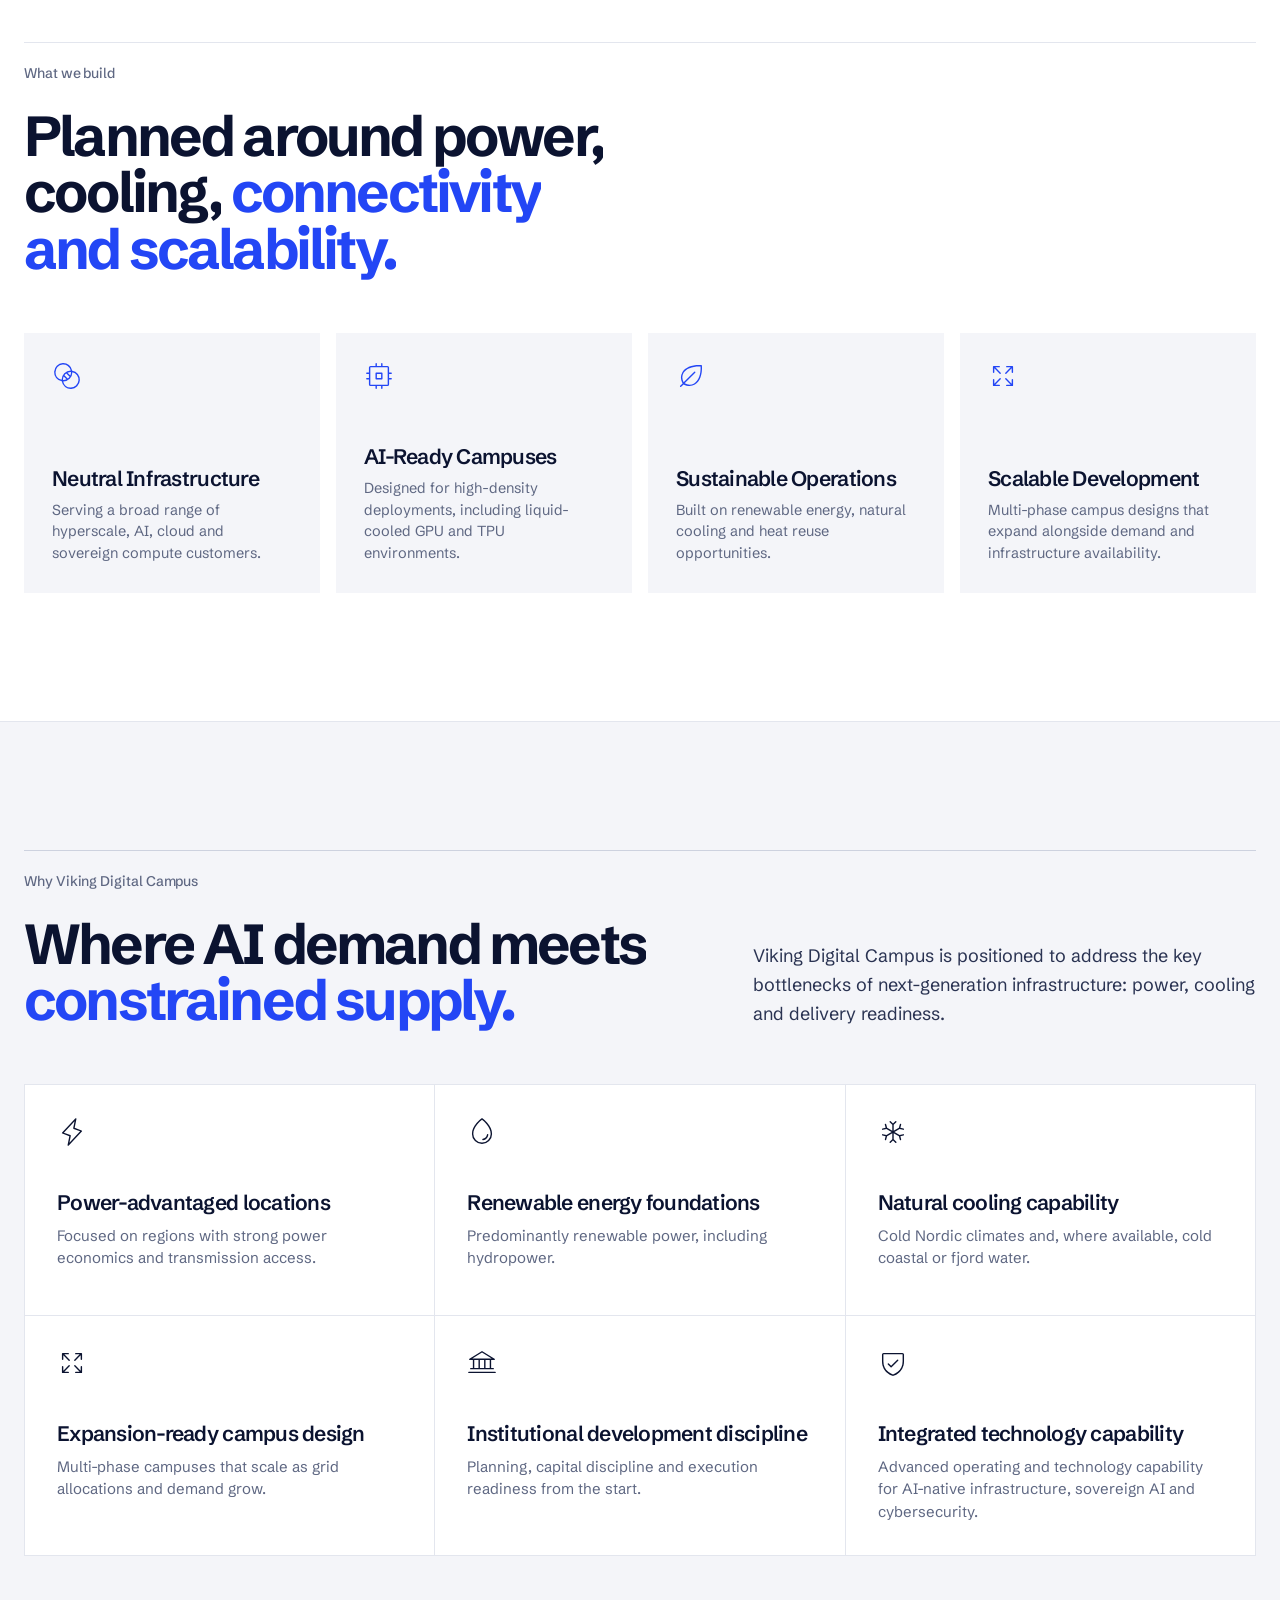
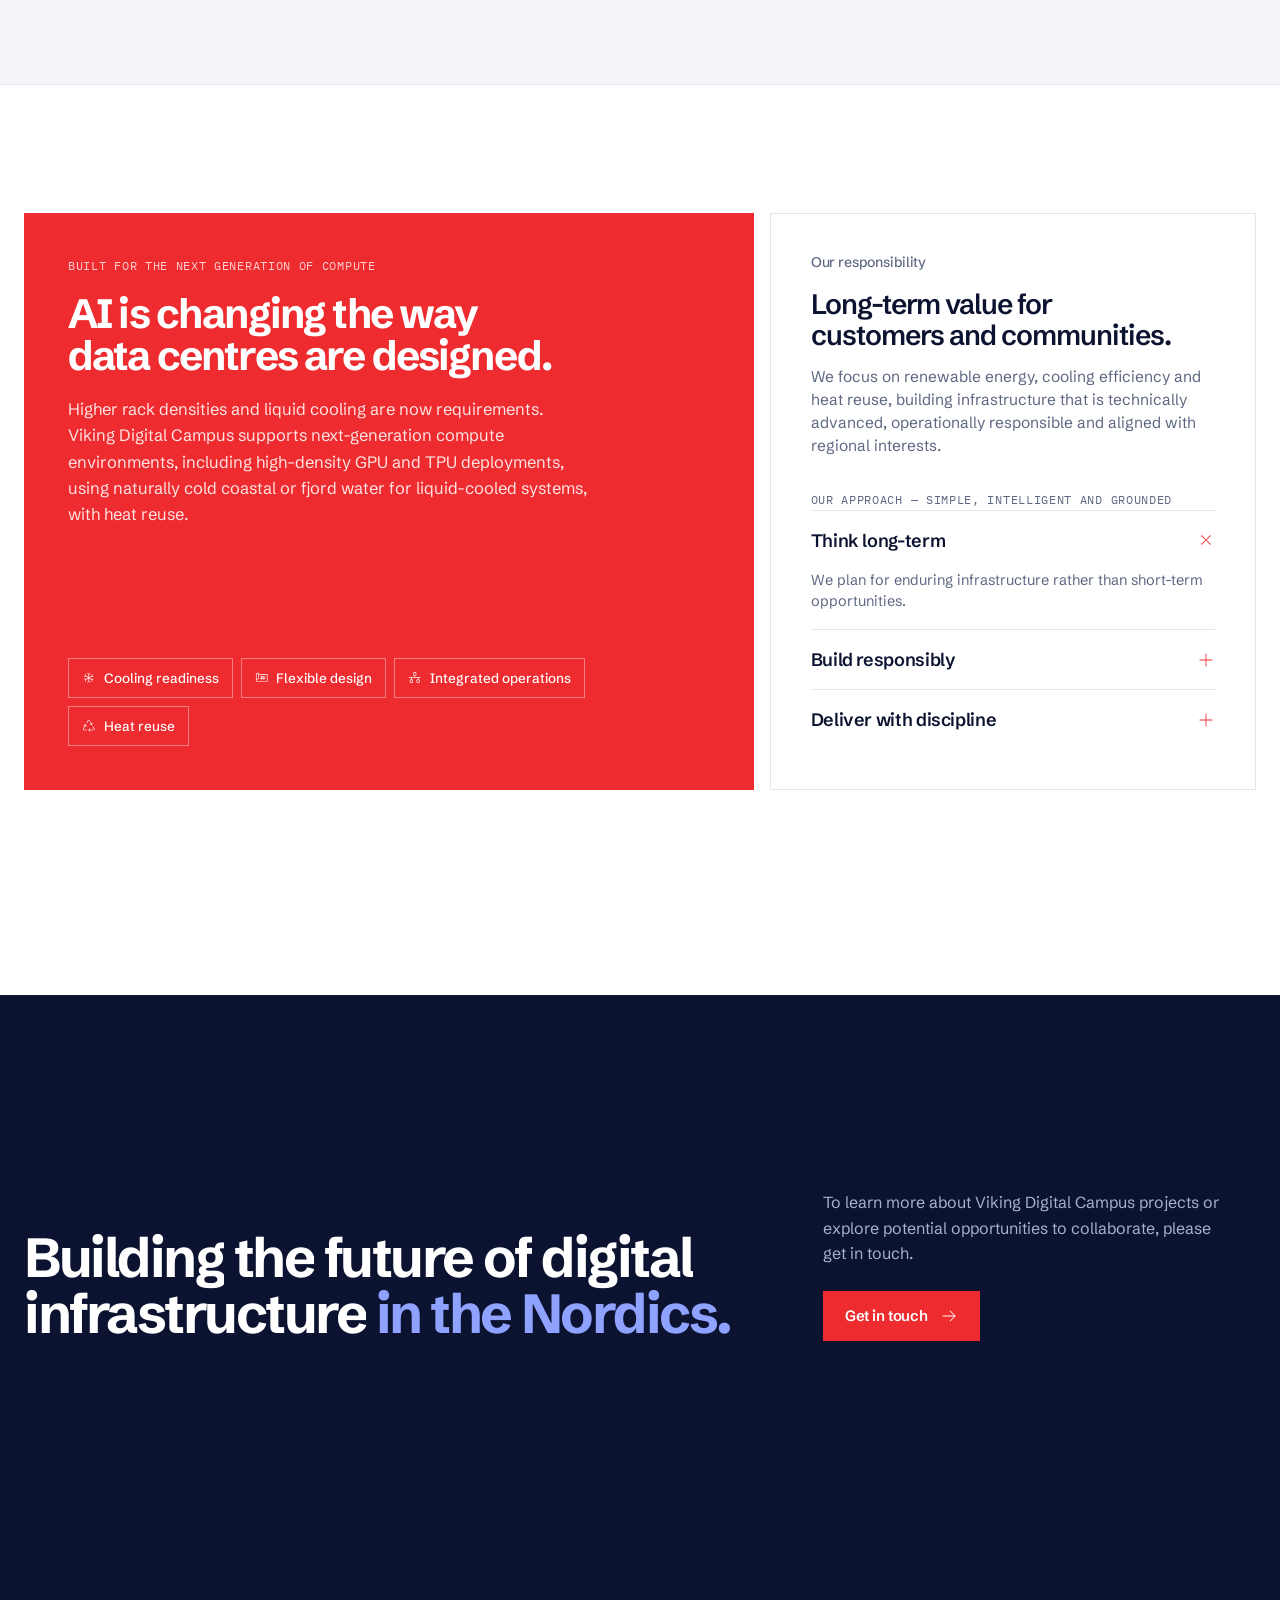
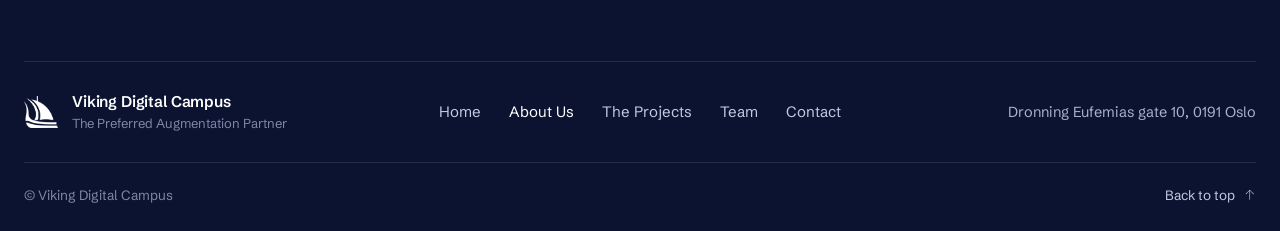
<file: about.html>
<!doctype html>
<html lang="en">
<head>
<meta charset="utf-8">
<meta name="viewport" content="width=device-width, initial-scale=1, viewport-fit=cover">
<title>About Us · Viking Digital Campus</title>
<meta name="claude:viewport-fit-sides" content="cover">
<meta name="description" content="Viking Digital Campus — the platform designed for the next-generation hyperscale, AI & cloud compute developments.">
<link rel="preconnect" href="https://fonts.googleapis.com"><link rel="preconnect" href="https://fonts.gstatic.com" crossorigin>
<link rel="stylesheet" href="https://fonts.googleapis.com/css2?family=Schibsted+Grotesk:wght@400;500;600;700;800&family=IBM+Plex+Mono:wght@400;500&display=swap">
<link rel="icon" href="assets/favicon.ico" sizes="any"><link rel="icon" type="image/png" sizes="32x32" href="assets/favicon-32.png"><link rel="icon" type="image/png" sizes="192x192" href="assets/favicon-192.png"><link rel="apple-touch-icon" href="assets/apple-touch-icon.png">
<link rel="stylesheet" href="site.css">
<script>document.documentElement.classList.add("js")</script>
<style>:root{padding-top:env(safe-area-inset-top,0px);padding-bottom:env(safe-area-inset-bottom,0px)}[hidden]{display:none!important}</style>
</head>
<body>
<svg width="0" height="0" style="position:absolute" aria-hidden="true"><symbol id="i-arrow-down" viewBox="0 0 256 256"><path d="M204.24,148.24l-72,72a6,6,0,0,1-8.48,0l-72-72a6,6,0,0,1,8.48-8.48L122,201.51V40a6,6,0,0,1,12,0V201.51l61.76-61.75a6,6,0,0,1,8.48,8.48Z"/></symbol><symbol id="i-arrow-right" viewBox="0 0 256 256"><path d="M220.24,132.24l-72,72a6,6,0,0,1-8.48-8.48L201.51,134H40a6,6,0,0,1,0-12H201.51L139.76,60.24a6,6,0,0,1,8.48-8.48l72,72A6,6,0,0,1,220.24,132.24Z"/></symbol><symbol id="i-arrow-up" viewBox="0 0 256 256"><path d="M204.24,116.24a6,6,0,0,1-8.48,0L134,54.49V216a6,6,0,0,1-12,0V54.49L60.24,116.24a6,6,0,0,1-8.48-8.48l72-72a6,6,0,0,1,8.48,0l72,72A6,6,0,0,1,204.24,116.24Z"/></symbol><symbol id="i-arrow-up-right" viewBox="0 0 256 256"><path d="M198,64V168a6,6,0,0,1-12,0V78.48L68.24,196.24a6,6,0,0,1-8.48-8.48L177.52,70H88a6,6,0,0,1,0-12H192A6,6,0,0,1,198,64Z"/></symbol><symbol id="i-arrows-out" viewBox="0 0 256 256"><path d="M214,48V96a6,6,0,0,1-12,0V62.48l-45.76,45.76a6,6,0,0,1-8.48-8.48L193.52,54H160a6,6,0,0,1,0-12h48A6,6,0,0,1,214,48ZM99.76,147.76,54,193.52V160a6,6,0,0,0-12,0v48a6,6,0,0,0,6,6H96a6,6,0,0,0,0-12H62.48l45.76-45.76a6,6,0,0,0-8.48-8.48ZM208,154a6,6,0,0,0-6,6v33.52l-45.76-45.76a6,6,0,0,0-8.48,8.48L193.52,202H160a6,6,0,0,0,0,12h48a6,6,0,0,0,6-6V160A6,6,0,0,0,208,154ZM62.48,54H96a6,6,0,0,0,0-12H48a6,6,0,0,0-6,6V96a6,6,0,0,0,12,0V62.48l45.76,45.76a6,6,0,0,0,8.48-8.48Z"/></symbol><symbol id="i-bank" viewBox="0 0 256 256"><path d="M24,102H50v68H32a6,6,0,0,0,0,12H224a6,6,0,0,0,0-12H206V102h26a6,6,0,0,0,3.14-11.11l-104-64a6,6,0,0,0-6.28,0l-104,64A6,6,0,0,0,24,102Zm38,0H98v68H62Zm84,0v68H110V102Zm48,68H158V102h36ZM128,39l82.8,51H45.2ZM246,208a6,6,0,0,1-6,6H16a6,6,0,0,1,0-12H240A6,6,0,0,1,246,208Z"/></symbol><symbol id="i-blueprint" viewBox="0 0 256 256"><path d="M232,58H70V40a6,6,0,0,0-6-6H48A30,30,0,0,0,18,64V176a30,30,0,0,0,30,30H232a6,6,0,0,0,6-6V64A6,6,0,0,0,232,58ZM30,64A18,18,0,0,1,48,46H58V146H48a29.87,29.87,0,0,0-18,6ZM226,194H48a18,18,0,0,1,0-36H64a6,6,0,0,0,6-6V70H226ZM104,138a6,6,0,0,0,0,12h18v10a6,6,0,0,0,12,0V150h28v10a6,6,0,0,0,12,0V150h18a6,6,0,0,0,0-12H174V118h18a6,6,0,0,0,0-12H174V96a6,6,0,0,0-12,0v10H134V96a6,6,0,0,0-12,0v10H104a6,6,0,0,0,0,12h18v20Zm30-20h28v20H134Z"/></symbol><symbol id="i-check" viewBox="0 0 256 256"><path d="M228.24,76.24l-128,128a6,6,0,0,1-8.48,0l-56-56a6,6,0,0,1,8.48-8.48L96,191.51,219.76,67.76a6,6,0,0,1,8.48,8.48Z"/></symbol><symbol id="i-cpu" viewBox="0 0 256 256"><path d="M152,98H104a6,6,0,0,0-6,6v48a6,6,0,0,0,6,6h48a6,6,0,0,0,6-6V104A6,6,0,0,0,152,98Zm-6,48H110V110h36Zm86,0H214V110h18a6,6,0,0,0,0-12H214V56a14,14,0,0,0-14-14H158V24a6,6,0,0,0-12,0V42H110V24a6,6,0,0,0-12,0V42H56A14,14,0,0,0,42,56V98H24a6,6,0,0,0,0,12H42v36H24a6,6,0,0,0,0,12H42v42a14,14,0,0,0,14,14H98v18a6,6,0,0,0,12,0V214h36v18a6,6,0,0,0,12,0V214h42a14,14,0,0,0,14-14V158h18a6,6,0,0,0,0-12Zm-30,54a2,2,0,0,1-2,2H56a2,2,0,0,1-2-2V56a2,2,0,0,1,2-2H200a2,2,0,0,1,2,2Z"/></symbol><symbol id="i-drop" viewBox="0 0 256 256"><path d="M172.53,49.06a252.86,252.86,0,0,0-41.09-38,6,6,0,0,0-6.88,0,252.86,252.86,0,0,0-41.09,38C56.34,80.26,42,113.09,42,144a86,86,0,0,0,172,0C214,113.09,199.66,80.26,172.53,49.06ZM128,218a74.09,74.09,0,0,1-74-74c0-59.62,59-108.93,74-120.51C143,35.07,202,84.38,202,144A74.09,74.09,0,0,1,128,218Zm53.92-65A55.58,55.58,0,0,1,137,197.92a7,7,0,0,1-1,.08,6,6,0,0,1-1-11.92c17.38-2.92,32.13-17.68,35.08-35.08a6,6,0,1,1,11.84,2Z"/></symbol><symbol id="i-graphics-card" viewBox="0 0 256 256"><path d="M232,50H16a6,6,0,0,0-6,6V208a6,6,0,0,0,12,0V190H42v18a6,6,0,0,0,12,0V190H74v18a6,6,0,0,0,12,0V190h20v18a6,6,0,0,0,12,0V190H232a14,14,0,0,0,14-14V64A14,14,0,0,0,232,50Zm2,126a2,2,0,0,1-2,2H22V62H232a2,2,0,0,1,2,2ZM176,82a38,38,0,1,0,38,38A38,38,0,0,0,176,82Zm26,38a25.81,25.81,0,0,1-3.88,13.64L162.36,97.88A26,26,0,0,1,202,120Zm-52,0a25.81,25.81,0,0,1,3.88-13.64l35.76,35.76A26,26,0,0,1,150,120ZM80,82a38,38,0,1,0,38,38A38,38,0,0,0,80,82Zm26,38a25.81,25.81,0,0,1-3.88,13.64L66.36,97.88A26,26,0,0,1,106,120Zm-52,0a25.81,25.81,0,0,1,3.88-13.64l35.76,35.76A26,26,0,0,1,54,120Z"/></symbol><symbol id="i-intersect" viewBox="0 0 256 256"><path d="M172.91,83.09a78,78,0,1,0-89.82,89.82,78,78,0,1,0,89.82-89.82ZM30,96A66,66,0,0,1,160.49,82H160a78.09,78.09,0,0,0-78,78c0,.17,0,.33,0,.49A66.1,66.1,0,0,1,30,96Zm64,64a65.62,65.62,0,0,1,6-27.49L123.49,156A65.62,65.62,0,0,1,96,162c-.65,0-1.3,0-2-.05C94,161.3,94,160.65,94,160Zm40.23-10.25-28-28a66.47,66.47,0,0,1,15.52-15.52l28,28A66.47,66.47,0,0,1,134.23,149.75ZM162,96a65.62,65.62,0,0,1-6,27.49L132.51,100A65.62,65.62,0,0,1,160,94c.65,0,1.3,0,1.95,0C162,94.7,162,95.35,162,96Zm-2,130a66.1,66.1,0,0,1-64.49-52H96a78.09,78.09,0,0,0,78-78c0-.17,0-.33,0-.49A66,66,0,0,1,160,226Z"/></symbol><symbol id="i-leaf" viewBox="0 0 256 256"><path d="M221.45,40.19a6,6,0,0,0-5.64-5.64C140.43,30.11,80.14,52.71,54.53,95c-17.44,28.79-16.76,62.8,1.79,96.2L35.76,211.76a6,6,0,1,0,8.48,8.48L64.8,199.68c17.27,9.59,34.7,14.41,51.49,14.41A85.38,85.38,0,0,0,161,201.47C203.29,175.86,225.88,115.57,221.45,40.19Zm-66.66,151c-24.08,14.58-52.64,14.37-81.13-.39l90.59-90.59a6,6,0,0,0-8.48-8.48L65.18,182.34c-14.76-28.49-15-57-.39-81.13,22.68-37.43,76.63-57.8,145-54.95C212.59,114.58,192.22,168.54,154.79,191.21Z"/></symbol><symbol id="i-lightning" viewBox="0 0 256 256"><path d="M213.84,118.63a6,6,0,0,0-3.73-4.25L150.88,92.17l15-75a6,6,0,0,0-10.27-5.27l-112,120a6,6,0,0,0,2.28,9.71l59.23,22.21-15,75a6,6,0,0,0,3.14,6.52A6.07,6.07,0,0,0,96,246a6,6,0,0,0,4.39-1.91l112-120A6,6,0,0,0,213.84,118.63ZM106,220.46l11.85-59.28a6,6,0,0,0-3.77-6.8l-55.6-20.85,91.46-98L138.12,94.82a6,6,0,0,0,3.77,6.8l55.6,20.85Z"/></symbol><symbol id="i-list" viewBox="0 0 256 256"><path d="M222,128a6,6,0,0,1-6,6H40a6,6,0,0,1,0-12H216A6,6,0,0,1,222,128ZM40,70H216a6,6,0,0,0,0-12H40a6,6,0,0,0,0,12ZM216,186H40a6,6,0,0,0,0,12H216a6,6,0,0,0,0-12Z"/></symbol><symbol id="i-network" viewBox="0 0 256 256"><path d="M232,114H134V86h10a14,14,0,0,0,14-14V40a14,14,0,0,0-14-14H112A14,14,0,0,0,98,40V72a14,14,0,0,0,14,14h10v28H24a6,6,0,0,0,0,12H58v36H48a14,14,0,0,0-14,14v32a14,14,0,0,0,14,14H80a14,14,0,0,0,14-14V176a14,14,0,0,0-14-14H70V126H186v36H176a14,14,0,0,0-14,14v32a14,14,0,0,0,14,14h32a14,14,0,0,0,14-14V176a14,14,0,0,0-14-14H198V126h34a6,6,0,0,0,0-12ZM110,72V40a2,2,0,0,1,2-2h32a2,2,0,0,1,2,2V72a2,2,0,0,1-2,2H112A2,2,0,0,1,110,72ZM82,176v32a2,2,0,0,1-2,2H48a2,2,0,0,1-2-2V176a2,2,0,0,1,2-2H80A2,2,0,0,1,82,176Zm128,0v32a2,2,0,0,1-2,2H176a2,2,0,0,1-2-2V176a2,2,0,0,1,2-2h32A2,2,0,0,1,210,176Z"/></symbol><symbol id="i-plus" viewBox="0 0 256 256"><path d="M222,128a6,6,0,0,1-6,6H134v82a6,6,0,0,1-12,0V134H40a6,6,0,0,1,0-12h82V40a6,6,0,0,1,12,0v82h82A6,6,0,0,1,222,128Z"/></symbol><symbol id="i-recycle" viewBox="0 0 256 256"><path d="M94,208a6,6,0,0,1-6,6H40a22,22,0,0,1-19-33l36.71-63.44-18.76,5a6,6,0,0,1-3.1-11.6l32.77-8.77A6,6,0,0,1,76,106.45l8.8,32.76a6,6,0,0,1-4.24,7.35,6.09,6.09,0,0,1-1.56.21,6,6,0,0,1-5.79-4.45l-5-18.8L31.38,187A10,10,0,0,0,40,202H88A6,6,0,0,1,94,208Zm141-27-23.14-40a6,6,0,0,0-10.38,6l23.14,40A10,10,0,0,1,216,202H142.48l13.76-13.76a6,6,0,0,0-8.48-8.48l-24,24a6,6,0,0,0,0,8.48l24,24a6,6,0,0,0,8.48-8.48L142.48,214H216a22,22,0,0,0,19-33ZM136.65,35l36.72,63.44-18.76-5A6,6,0,0,0,151.5,105l32.78,8.79a6,6,0,0,0,7.34-4.25l8.79-32.78a6,6,0,1,0-11.58-3.11l-5.05,18.82L147,29A22,22,0,0,0,109,29L85.8,69a6,6,0,0,0,10.39,6l23.16-40a10,10,0,0,1,17.3,0Z"/></symbol><symbol id="i-shield-check" viewBox="0 0 256 256"><path d="M208,42H48A14,14,0,0,0,34,56v56c0,51.94,25.12,83.4,46.2,100.64,22.73,18.6,45.27,24.89,46.22,25.15a6,6,0,0,0,3.16,0c.95-.26,23.49-6.55,46.22-25.15C196.88,195.4,222,163.94,222,112V56A14,14,0,0,0,208,42Zm2,70c0,37.76-13.94,68.39-41.44,91.06A131.17,131.17,0,0,1,128,225.72a130.94,130.94,0,0,1-40.56-22.66C59.94,180.39,46,149.76,46,112V56a2,2,0,0,1,2-2H208a2,2,0,0,1,2,2ZM172.24,99.76a6,6,0,0,1,0,8.48l-56,56a6,6,0,0,1-8.48,0l-24-24a6,6,0,0,1,8.48-8.48L112,151.51l51.76-51.75A6,6,0,0,1,172.24,99.76Z"/></symbol><symbol id="i-snowflake" viewBox="0 0 256 256"><path d="M221.83,150.57a6,6,0,0,1-4.4,7.26l-26.62,6.54,7,26.08a6,6,0,0,1-4.24,7.35,6.4,6.4,0,0,1-1.55.2,6,6,0,0,1-5.8-4.45L178.27,164,134,138.39v51.13l22.24,22.24a6,6,0,1,1-8.48,8.48L128,200.49l-19.76,19.75a6,6,0,0,1-8.48-8.48L122,189.52V138.39L77.73,164l-7.93,29.6A6,6,0,0,1,64,198a6.4,6.4,0,0,1-1.55-.2,6,6,0,0,1-4.24-7.35l7-26.08-26.62-6.54a6,6,0,0,1,2.86-11.66l30.23,7.43L116,128,71.66,102.4l-30.23,7.43A5.88,5.88,0,0,1,40,110a6,6,0,0,1-1.43-11.83l26.62-6.54-7-26.08a6,6,0,1,1,11.59-3.1l7.93,29.6L122,117.61V66.48L99.76,44.24a6,6,0,0,1,8.48-8.48L128,55.51l19.76-19.75a6,6,0,0,1,8.48,8.48L134,66.48v51.13l44.27-25.56,7.93-29.6a6,6,0,1,1,11.59,3.1l-7,26.08,26.62,6.54A6,6,0,0,1,216,110a5.88,5.88,0,0,1-1.43-.17l-30.23-7.43L140,128l44.34,25.6,30.23-7.43A6,6,0,0,1,221.83,150.57Z"/></symbol><symbol id="i-stack" viewBox="0 0 256 256"><path d="M229.18,173a6,6,0,0,1-2.16,8.2l-96,56a6,6,0,0,1-6,0l-96-56a6,6,0,0,1,6-10.36l93,54.23,93-54.23A6,6,0,0,1,229.18,173ZM221,122.82l-93,54.23L35,122.82a6,6,0,0,0-6,10.36l96,56a6,6,0,0,0,6,0l96-56a6,6,0,0,0-6-10.36ZM26,80a6,6,0,0,1,3-5.18l96-56a6,6,0,0,1,6,0l96,56a6,6,0,0,1,0,10.36l-96,56a6,6,0,0,1-6,0l-96-56A6,6,0,0,1,26,80Zm17.91,0L128,129.05,212.09,80,128,31Z"/></symbol><symbol id="i-wind" viewBox="0 0 256 256"><path d="M182,184a30,30,0,0,1-30,30c-12.9,0-25.36-8.38-29.63-19.92a6,6,0,0,1,11.26-4.16C136.13,196.69,144.2,202,152,202a18,18,0,0,0,0-36H40a6,6,0,0,1,0-12H152A30,30,0,0,1,182,184ZM150,72a30,30,0,0,0-30-30c-12.9,0-25.36,8.38-29.63,19.92a6,6,0,1,0,11.26,4.16C104.13,59.31,112.2,54,120,54a18,18,0,0,1,0,36H24a6,6,0,0,0,0,12h96A30,30,0,0,0,150,72Zm58,2c-12.9,0-25.36,8.38-29.63,19.92a6,6,0,1,0,11.26,4.16C192.13,91.31,200.2,86,208,86a18,18,0,0,1,0,36H32a6,6,0,0,0,0,12H208a30,30,0,0,0,0-60Z"/></symbol><symbol id="i-x" viewBox="0 0 256 256"><path d="M204.24,195.76a6,6,0,1,1-8.48,8.48L128,136.49,60.24,204.24a6,6,0,0,1-8.48-8.48L119.51,128,51.76,60.24a6,6,0,0,1,8.48-8.48L128,119.51l67.76-67.75a6,6,0,0,1,8.48,8.48L136.49,128Z"/></symbol></svg>
<div class="veil" id="veil" aria-hidden="true"><i></i><i></i><i></i><i></i><i></i></div>
<header class="nav" id="nav">
  <div class="wrap">
    <a class="brand" href="index.html" aria-label="Viking Digital Campus — Home"><img src="assets/logo-full.png" alt="" width="36" height="35"><span>Viking Digital <em>Campus</em></span></a>
    <nav class="menu" id="menu" aria-label="Main"><a href="index.html">Home</a><a href="about.html" class="on">About Us</a><a href="projects.html">The Projects</a><a href="team.html">Team</a><a href="contact.html">Contact</a></nav>
    <a class="btn btn-red" href="contact.html">Get in touch <svg class="ic"><use href="#i-arrow-right"/></svg></a>
    <button class="burger" id="burger" aria-label="Open menu"><svg class="ic"><use href="#i-list"/></svg></button>
    <i class="prog-top"></i>
  </div>
</header>
<main>
<section class="phead"><canvas id="phfx"></canvas><div class="wrap"><div><div class="crumb mono fade-in"><a href="index.html">Viking Digital Campus</a><i></i><span>About Us</span></div><h1 data-split>Building the Nordic platform for <em>next-generation digital infrastructure.</em></h1><p class="lead fade-in" style="animation-delay:.35s">A neutral, large-scale digital infrastructure platform being developed across the Nordics to serve growing demand for hyperscale, AI, cloud and sovereign compute.</p></div><div><span class="mono" style="color:var(--mute);display:block;padding-bottom:10px">On this page</span><ul class="toc"><li><a href="#who">Who we are<svg class="ic"><use href="#i-arrow-down"/></svg></a></li><li><a href="#build">What we build<svg class="ic"><use href="#i-arrow-down"/></svg></a></li><li><a href="#why">Why Viking Digital Campus<svg class="ic"><use href="#i-arrow-down"/></svg></a></li><li><a href="#approach">Our approach<svg class="ic"><use href="#i-arrow-down"/></svg></a></li></ul></div></div></section>
<section class="sec" id="who">
  <div class="wrap">
    <div class="about-intro rv" style="margin-bottom:0">
      <div><span class="tag mono">Who we are</span><p>We are building the physical foundation for the next wave of computing. We bring together experienced thinkers and doers with a shared commitment to purposeful execution, and strategic partners, to develop large-scale, power-advantaged campuses designed for long-term growth.</p>
        <p>We build with clarity, move with discipline, and let our track record speak for itself. Our platform balances the needs of customers with operational discipline, local engagement and responsible development.</p></div>
      <div class="aim"><canvas class="aimfx"></canvas><span class="mono">Our aim</span><h3>To build the leading neutral, large-scale digital infrastructure platform across the Nordics, with a clear path to broader European expansion.</h3>
        <div class="tri"><div><svg class="ic"><use href="#i-lightning"/></svg>Low-cost energy</div><div><svg class="ic"><use href="#i-bank"/></svg>Efficient access to capital</div><div><svg class="ic"><use href="#i-cpu"/></svg>High-efficiency compute</div></div></div>
    </div>
    <div class="pillars rv" style="margin-top:96px">
      <div class="pillar"><svg class="ic"><use href="#i-stack"/></svg><h3>Built for Scale</h3><p>Large-format campuses designed for phased long-term growth.</p></div>
      <div class="pillar"><svg class="ic"><use href="#i-wind"/></svg><h3>Built for Efficiency</h3><p>Renewable power, natural cooling and high density readiness.</p></div>
      <div class="pillar"><svg class="ic"><use href="#i-graphics-card"/></svg><h3>Built for Next-Generation Demand</h3><p>Hyperscale, AI, cloud and sovereign compute environments.</p></div>
    </div>
  </div>
</section>
<section class="sec" id="build" style="padding-top:0">
  <div class="wrap">
    <div class="sec-head"><div><span class="tag mono rv">What we build</span><h2 data-split>Planned around power, cooling, <em>connectivity and scalability.</em></h2></div><span></span></div>
    <div class="build rv" style="margin-top:0">
      <div class="bcard"><svg class="ic"><use href="#i-intersect"/></svg><h4>Neutral Infrastructure</h4><p>Serving a broad range of hyperscale, AI, cloud and sovereign compute customers.</p></div>
      <div class="bcard"><svg class="ic"><use href="#i-cpu"/></svg><h4>AI-Ready Campuses</h4><p>Designed for high-density deployments, including liquid-cooled GPU and TPU environments.</p></div>
      <div class="bcard"><svg class="ic"><use href="#i-leaf"/></svg><h4>Sustainable Operations</h4><p>Built on renewable energy, natural cooling and heat reuse opportunities.</p></div>
      <div class="bcard"><svg class="ic"><use href="#i-arrows-out"/></svg><h4>Scalable Development</h4><p>Multi-phase campus designs that expand alongside demand and infrastructure availability.</p></div>
    </div>
  </div>
</section>
<section class="sec why-band" id="why">
  <div class="wrap">
    <div class="sec-head"><div><span class="tag mono rv">Why Viking Digital Campus</span><h2 data-split>Where AI demand meets <em>constrained supply.</em></h2></div>
      <p class="rv">Viking Digital Campus is positioned to address the key bottlenecks of next-generation infrastructure: power, cooling and delivery readiness.</p></div>
    <div class="why rv">
      <div class="spot"><svg class="ic"><use href="#i-lightning"/></svg><h4>Power-advantaged locations</h4><p>Focused on regions with strong power economics and transmission access.</p></div>
      <div class="spot"><svg class="ic"><use href="#i-drop"/></svg><h4>Renewable energy foundations</h4><p>Predominantly renewable power, including hydropower.</p></div>
      <div class="spot"><svg class="ic"><use href="#i-snowflake"/></svg><h4>Natural cooling capability</h4><p>Cold Nordic climates and, where available, cold coastal or fjord water.</p></div>
      <div class="spot"><svg class="ic"><use href="#i-arrows-out"/></svg><h4>Expansion-ready campus design</h4><p>Multi-phase campuses that scale as grid allocations and demand grow.</p></div>
      <div class="spot"><svg class="ic"><use href="#i-bank"/></svg><h4>Institutional development discipline</h4><p>Planning, capital discipline and execution readiness from the start.</p></div>
      <div class="spot"><svg class="ic"><use href="#i-shield-check"/></svg><h4>Integrated technology capability</h4><p>Advanced operating and technology capability for AI-native infrastructure, sovereign AI and cybersecurity.</p></div>
    </div>
  </div>
</section>
<section class="sec" id="approach">
  <div class="wrap">
<div class="duo rv">
  <div class="compute"><canvas id="flow"></canvas><span class="mono">Built for the next generation of compute</span><h3>AI is changing the way data centres are designed.</h3>
    <p>Higher rack densities and liquid cooling are now requirements. Viking Digital Campus supports next-generation compute environments, including high-density GPU and TPU deployments, using naturally cold coastal or fjord water for liquid-cooled systems, with heat reuse.</p>
    <div class="chips"><span><svg class="ic"><use href="#i-snowflake"/></svg>Cooling readiness</span><span><svg class="ic"><use href="#i-blueprint"/></svg>Flexible design</span><span><svg class="ic"><use href="#i-network"/></svg>Integrated operations</span><span><svg class="ic"><use href="#i-recycle"/></svg>Heat reuse</span></div></div>
  <div class="resp"><span class="tag mono">Our responsibility</span><h3>Long-term value for customers and communities.</h3>
    <p>We focus on renewable energy, cooling efficiency and heat reuse, building infrastructure that is technically advanced, operationally responsible and aligned with regional interests.</p>
    <div class="vals"><span class="mono" style="color:var(--mute)">Our approach — simple, intelligent and grounded</span>
      <details open><summary>Think long-term <svg class="ic"><use href="#i-plus"/></svg></summary><p>We plan for enduring infrastructure rather than short-term opportunities.</p></details>
      <details><summary>Build responsibly <svg class="ic"><use href="#i-plus"/></svg></summary><p>We work with local stakeholders and municipalities to fit each project to its environment.</p></details>
      <details><summary>Deliver with discipline <svg class="ic"><use href="#i-plus"/></svg></summary><p>We focus on clarity, execution and practical solutions.</p></details></div></div>
</div>

  </div>
</section>


</main>
<footer class="ft3" id="footer">
  <div class="wrap">
    <div class="ft3-cta">
      <h2 data-split>Building the future of digital infrastructure <em>in the Nordics.</em></h2>
      <div class="ft3-cta-r"><p>To learn more about Viking Digital Campus projects or explore potential opportunities to collaborate, please get in touch.</p><a class="btn btn-red" href="contact.html">Get in touch <svg class="ic"><use href="#i-arrow-right"/></svg></a></div>
    </div>
    <div class="ftdots" id="ftdots" aria-hidden="true"><canvas></canvas></div>
    <div class="ft3-row">
      <a class="ft3-brand" href="index.html"><img src="assets/logo-white.png" alt="" width="30" height="29"><span><b>Viking Digital Campus</b><small>The Preferred Augmentation Partner</small></span></a>
      <nav class="ft3-nav" aria-label="Footer"><a href="index.html">Home</a><a href="about.html" class="on">About Us</a><a href="projects.html">The Projects</a><a href="team.html">Team</a><a href="contact.html">Contact</a></nav>
      <address class="ft3-addr">Dronning Eufemias gate 10, 0191 Oslo</address>
    </div>
    <div class="ft3-bot"><span>© Viking Digital Campus</span><a class="up" href="#top">Back to top <svg class="ic"><use href="#i-arrow-up"/></svg></a></div>
  </div>
</footer>
<div class="drawer" id="drawer" aria-hidden="true"><div class="scrim" id="scrim"></div><aside class="panel" role="dialog" aria-modal="true" aria-labelledby="d-name" style="position:relative"><button class="close" id="dclose" aria-label="Close"><svg class="ic"><use href="#i-x"/></svg></button><div id="dbody"></div></aside></div>
<script>window.__IMG={'team-tor':'assets/team-tor.webp','team-venkat':'assets/team-venkat.webp','team-lauren':'assets/team-lauren.webp','team-david':'assets/team-david.webp','team-joakim':'assets/team-joakim.webp','team-bjorn':'assets/team-bjorn.webp','team-joe':'assets/team-joe.webp','team-reza':'assets/team-reza.webp','team-glauco':'assets/team-glauco.webp','team-knut':'assets/team-knut.webp'};window.__EU=null;</script>
<script src="app.js"></script>
</body>
</html>
</file>
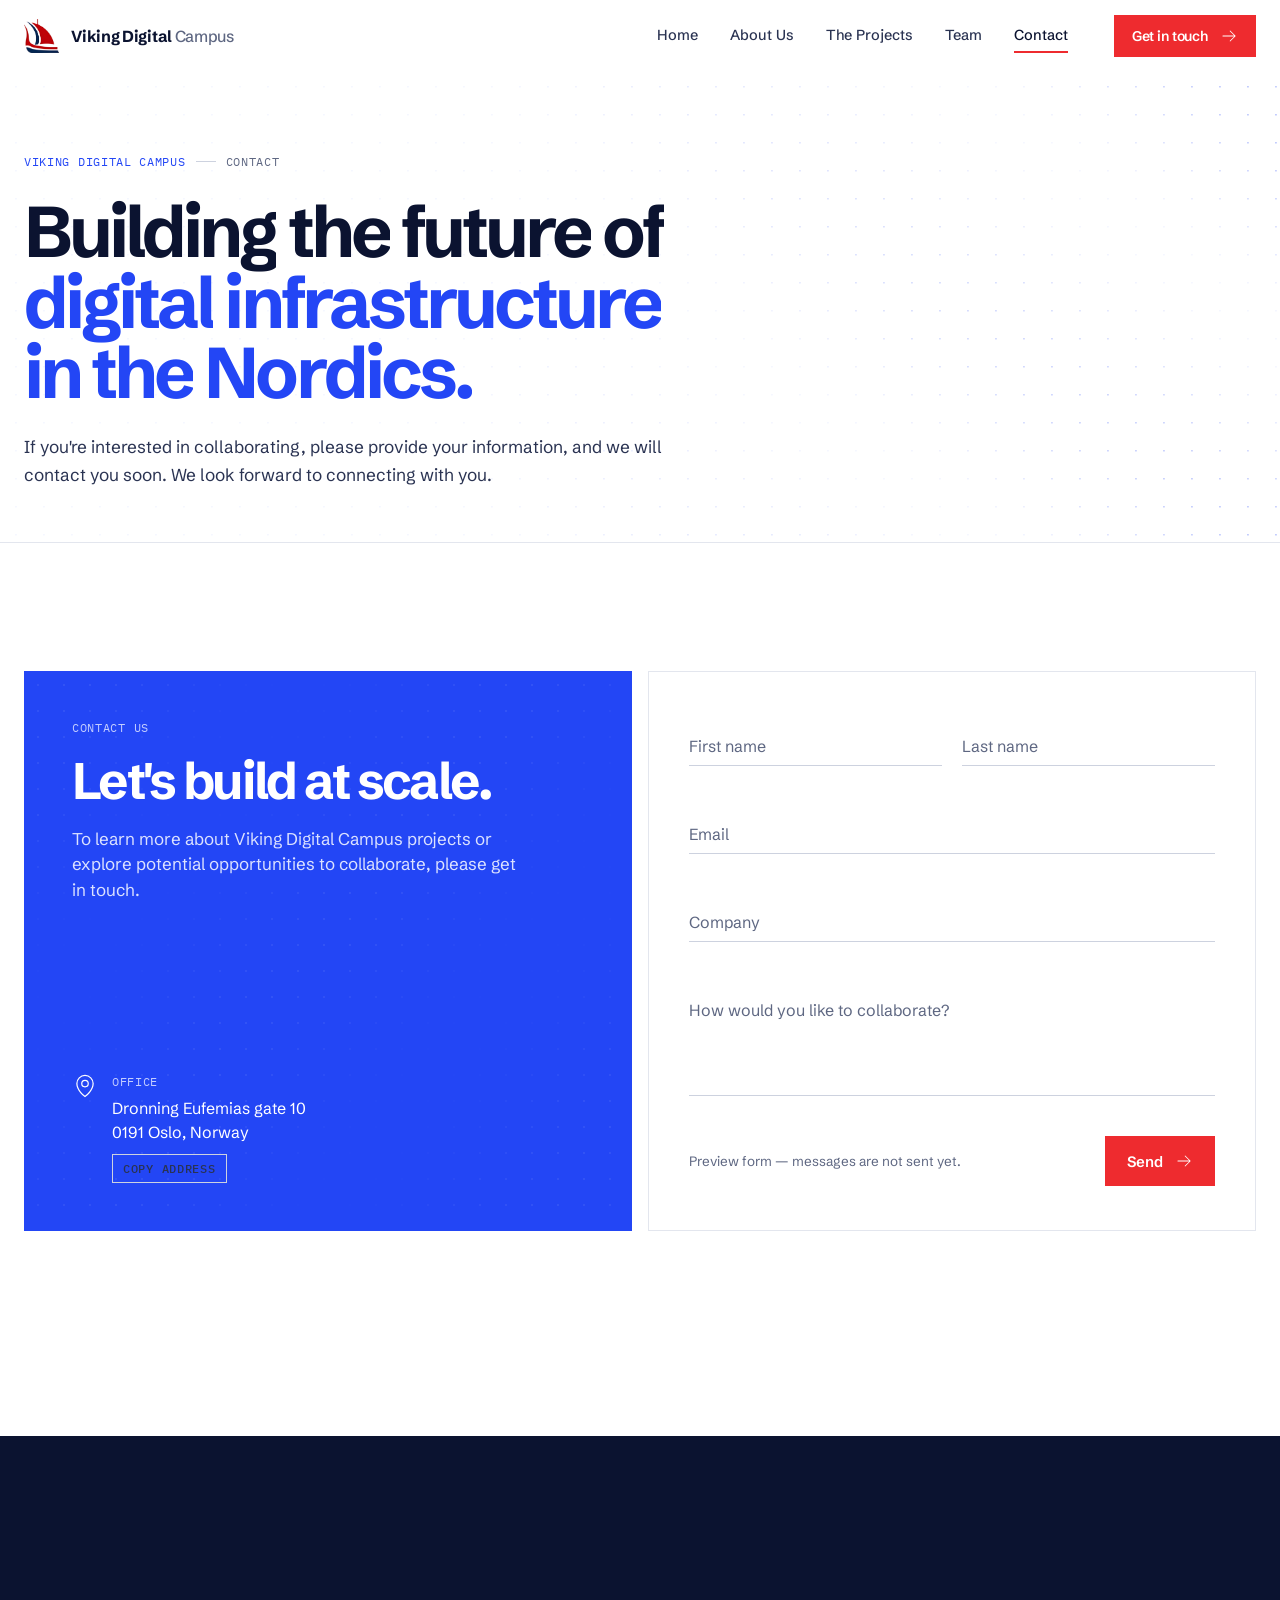
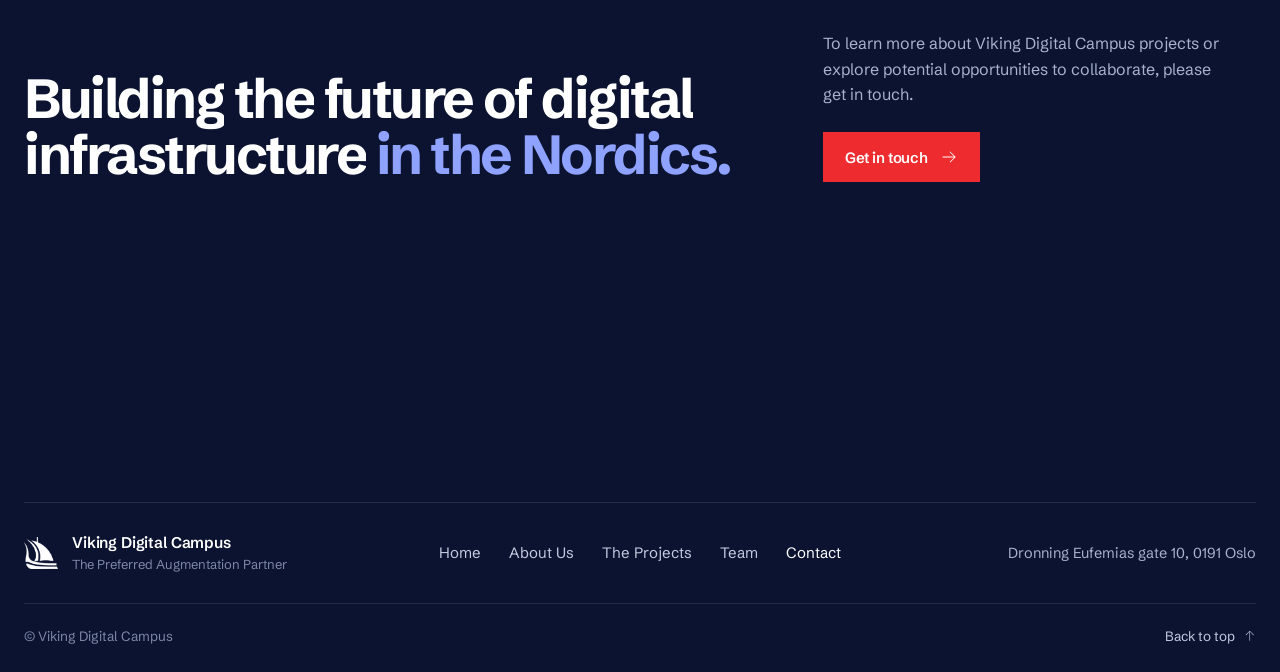
<file: contact.html>
<!doctype html>
<html lang="en">
<head>
<meta charset="utf-8">
<meta name="viewport" content="width=device-width, initial-scale=1, viewport-fit=cover">
<title>Contact · Viking Digital Campus</title>
<meta name="claude:viewport-fit-sides" content="cover">
<meta name="description" content="Viking Digital Campus — the platform designed for the next-generation hyperscale, AI & cloud compute developments.">
<link rel="preconnect" href="https://fonts.googleapis.com"><link rel="preconnect" href="https://fonts.gstatic.com" crossorigin>
<link rel="stylesheet" href="https://fonts.googleapis.com/css2?family=Schibsted+Grotesk:wght@400;500;600;700;800&family=IBM+Plex+Mono:wght@400;500&display=swap">
<link rel="icon" href="assets/favicon.ico" sizes="any"><link rel="icon" type="image/png" sizes="32x32" href="assets/favicon-32.png"><link rel="icon" type="image/png" sizes="192x192" href="assets/favicon-192.png"><link rel="apple-touch-icon" href="assets/apple-touch-icon.png">
<link rel="stylesheet" href="site.css">
<script>document.documentElement.classList.add("js")</script>
<style>:root{padding-top:env(safe-area-inset-top,0px);padding-bottom:env(safe-area-inset-bottom,0px)}[hidden]{display:none!important}</style>
</head>
<body>
<svg width="0" height="0" style="position:absolute" aria-hidden="true"><symbol id="i-arrow-down" viewBox="0 0 256 256"><path d="M204.24,148.24l-72,72a6,6,0,0,1-8.48,0l-72-72a6,6,0,0,1,8.48-8.48L122,201.51V40a6,6,0,0,1,12,0V201.51l61.76-61.75a6,6,0,0,1,8.48,8.48Z"/></symbol><symbol id="i-arrow-right" viewBox="0 0 256 256"><path d="M220.24,132.24l-72,72a6,6,0,0,1-8.48-8.48L201.51,134H40a6,6,0,0,1,0-12H201.51L139.76,60.24a6,6,0,0,1,8.48-8.48l72,72A6,6,0,0,1,220.24,132.24Z"/></symbol><symbol id="i-arrow-up" viewBox="0 0 256 256"><path d="M204.24,116.24a6,6,0,0,1-8.48,0L134,54.49V216a6,6,0,0,1-12,0V54.49L60.24,116.24a6,6,0,0,1-8.48-8.48l72-72a6,6,0,0,1,8.48,0l72,72A6,6,0,0,1,204.24,116.24Z"/></symbol><symbol id="i-arrow-up-right" viewBox="0 0 256 256"><path d="M198,64V168a6,6,0,0,1-12,0V78.48L68.24,196.24a6,6,0,0,1-8.48-8.48L177.52,70H88a6,6,0,0,1,0-12H192A6,6,0,0,1,198,64Z"/></symbol><symbol id="i-check" viewBox="0 0 256 256"><path d="M228.24,76.24l-128,128a6,6,0,0,1-8.48,0l-56-56a6,6,0,0,1,8.48-8.48L96,191.51,219.76,67.76a6,6,0,0,1,8.48,8.48Z"/></symbol><symbol id="i-list" viewBox="0 0 256 256"><path d="M222,128a6,6,0,0,1-6,6H40a6,6,0,0,1,0-12H216A6,6,0,0,1,222,128ZM40,70H216a6,6,0,0,0,0-12H40a6,6,0,0,0,0,12ZM216,186H40a6,6,0,0,0,0,12H216a6,6,0,0,0,0-12Z"/></symbol><symbol id="i-map-pin" viewBox="0 0 256 256"><path d="M128,66a38,38,0,1,0,38,38A38,38,0,0,0,128,66Zm0,64a26,26,0,1,1,26-26A26,26,0,0,1,128,130Zm0-112a86.1,86.1,0,0,0-86,86c0,30.91,14.34,63.74,41.47,94.94a252.32,252.32,0,0,0,41.09,38,6,6,0,0,0,6.88,0,252.32,252.32,0,0,0,41.09-38c27.13-31.2,41.47-64,41.47-94.94A86.1,86.1,0,0,0,128,18Zm0,206.51C113,212.93,54,163.62,54,104a74,74,0,0,1,148,0C202,163.62,143,212.93,128,224.51Z"/></symbol><symbol id="i-plus" viewBox="0 0 256 256"><path d="M222,128a6,6,0,0,1-6,6H134v82a6,6,0,0,1-12,0V134H40a6,6,0,0,1,0-12h82V40a6,6,0,0,1,12,0v82h82A6,6,0,0,1,222,128Z"/></symbol><symbol id="i-x" viewBox="0 0 256 256"><path d="M204.24,195.76a6,6,0,1,1-8.48,8.48L128,136.49,60.24,204.24a6,6,0,0,1-8.48-8.48L119.51,128,51.76,60.24a6,6,0,0,1,8.48-8.48L128,119.51l67.76-67.75a6,6,0,0,1,8.48,8.48L136.49,128Z"/></symbol></svg>
<div class="veil" id="veil" aria-hidden="true"><i></i><i></i><i></i><i></i><i></i></div>
<header class="nav" id="nav">
  <div class="wrap">
    <a class="brand" href="index.html" aria-label="Viking Digital Campus — Home"><img src="assets/logo-full.png" alt="" width="36" height="35"><span>Viking Digital <em>Campus</em></span></a>
    <nav class="menu" id="menu" aria-label="Main"><a href="index.html">Home</a><a href="about.html">About Us</a><a href="projects.html">The Projects</a><a href="team.html">Team</a><a href="contact.html" class="on">Contact</a></nav>
    <a class="btn btn-red" href="contact.html">Get in touch <svg class="ic"><use href="#i-arrow-right"/></svg></a>
    <button class="burger" id="burger" aria-label="Open menu"><svg class="ic"><use href="#i-list"/></svg></button>
    <i class="prog-top"></i>
  </div>
</header>
<main>
<section class="phead"><canvas id="phfx"></canvas><div class="wrap"><div><div class="crumb mono fade-in"><a href="index.html">Viking Digital Campus</a><i></i><span>Contact</span></div><h1 data-split>Building the future of <em>digital infrastructure in the Nordics.</em></h1><p class="lead fade-in" style="animation-delay:.35s">If you're interested in collaborating, please provide your information, and we will contact you soon. We look forward to connecting with you.</p></div></div></section>
<section class="sec" id="contact">
  <div class="wrap">
    <div class="contact rv">
      <div class="cleft"><canvas id="dots"></canvas><span class="mono">Contact Us</span><h2>Let's build at scale.</h2>
        <p>To learn more about Viking Digital Campus projects or explore potential opportunities to collaborate, please get in touch.</p>
        <div class="addr"><svg class="ic"><use href="#i-map-pin"/></svg><div><span class="mono">Office</span><span id="addr">Dronning Eufemias gate 10<br>0191 Oslo, Norway</span><br><button class="copy-btn" id="copyaddr" type="button">Copy address</button></div></div></div>
      <form id="form" novalidate>
        <div class="field"><input id="f-first" name="first" placeholder=" " autocomplete="given-name" required><label for="f-first">First name</label><i class="bar"></i><span class="msg"></span></div>
        <div class="field"><input id="f-last" name="last" placeholder=" " autocomplete="family-name" required><label for="f-last">Last name</label><i class="bar"></i><span class="msg"></span></div>
        <div class="field full"><input id="f-email" name="email" type="email" placeholder=" " autocomplete="email" required><label for="f-email">Email</label><i class="bar"></i><span class="msg"></span></div>
        <div class="field full"><input id="f-company" name="company" placeholder=" " autocomplete="organization"><label for="f-company">Company</label><i class="bar"></i><span class="msg"></span></div>
        <div class="field full"><textarea id="f-msg" name="message" placeholder=" " required></textarea><label for="f-msg">How would you like to collaborate?</label><i class="bar"></i><span class="msg"></span></div>
        <div class="send"><span class="note">Preview form — messages are not sent yet.</span><button class="btn btn-red" type="submit">Send <svg class="ic"><use href="#i-arrow-right"/></svg></button></div>
        <div class="done"><svg class="ic"><use href="#i-check"/></svg>Thank you. In the live site, the team will contact you soon.</div>
      </form>
    </div>
  </div>
</section>

</main>
<footer class="ft3" id="footer">
  <div class="wrap">
    <div class="ft3-cta">
      <h2 data-split>Building the future of digital infrastructure <em>in the Nordics.</em></h2>
      <div class="ft3-cta-r"><p>To learn more about Viking Digital Campus projects or explore potential opportunities to collaborate, please get in touch.</p><a class="btn btn-red" href="contact.html">Get in touch <svg class="ic"><use href="#i-arrow-right"/></svg></a></div>
    </div>
    <div class="ftdots" id="ftdots" aria-hidden="true"><canvas></canvas></div>
    <div class="ft3-row">
      <a class="ft3-brand" href="index.html"><img src="assets/logo-white.png" alt="" width="30" height="29"><span><b>Viking Digital Campus</b><small>The Preferred Augmentation Partner</small></span></a>
      <nav class="ft3-nav" aria-label="Footer"><a href="index.html">Home</a><a href="about.html">About Us</a><a href="projects.html">The Projects</a><a href="team.html">Team</a><a href="contact.html" class="on">Contact</a></nav>
      <address class="ft3-addr">Dronning Eufemias gate 10, 0191 Oslo</address>
    </div>
    <div class="ft3-bot"><span>© Viking Digital Campus</span><a class="up" href="#top">Back to top <svg class="ic"><use href="#i-arrow-up"/></svg></a></div>
  </div>
</footer>
<div class="drawer" id="drawer" aria-hidden="true"><div class="scrim" id="scrim"></div><aside class="panel" role="dialog" aria-modal="true" aria-labelledby="d-name" style="position:relative"><button class="close" id="dclose" aria-label="Close"><svg class="ic"><use href="#i-x"/></svg></button><div id="dbody"></div></aside></div>
<script>window.__IMG={'team-tor':'assets/team-tor.webp','team-venkat':'assets/team-venkat.webp','team-lauren':'assets/team-lauren.webp','team-david':'assets/team-david.webp','team-joakim':'assets/team-joakim.webp','team-bjorn':'assets/team-bjorn.webp','team-joe':'assets/team-joe.webp','team-reza':'assets/team-reza.webp','team-glauco':'assets/team-glauco.webp','team-knut':'assets/team-knut.webp'};window.__EU=null;</script>
<script src="app.js"></script>
</body>
</html>
</file>
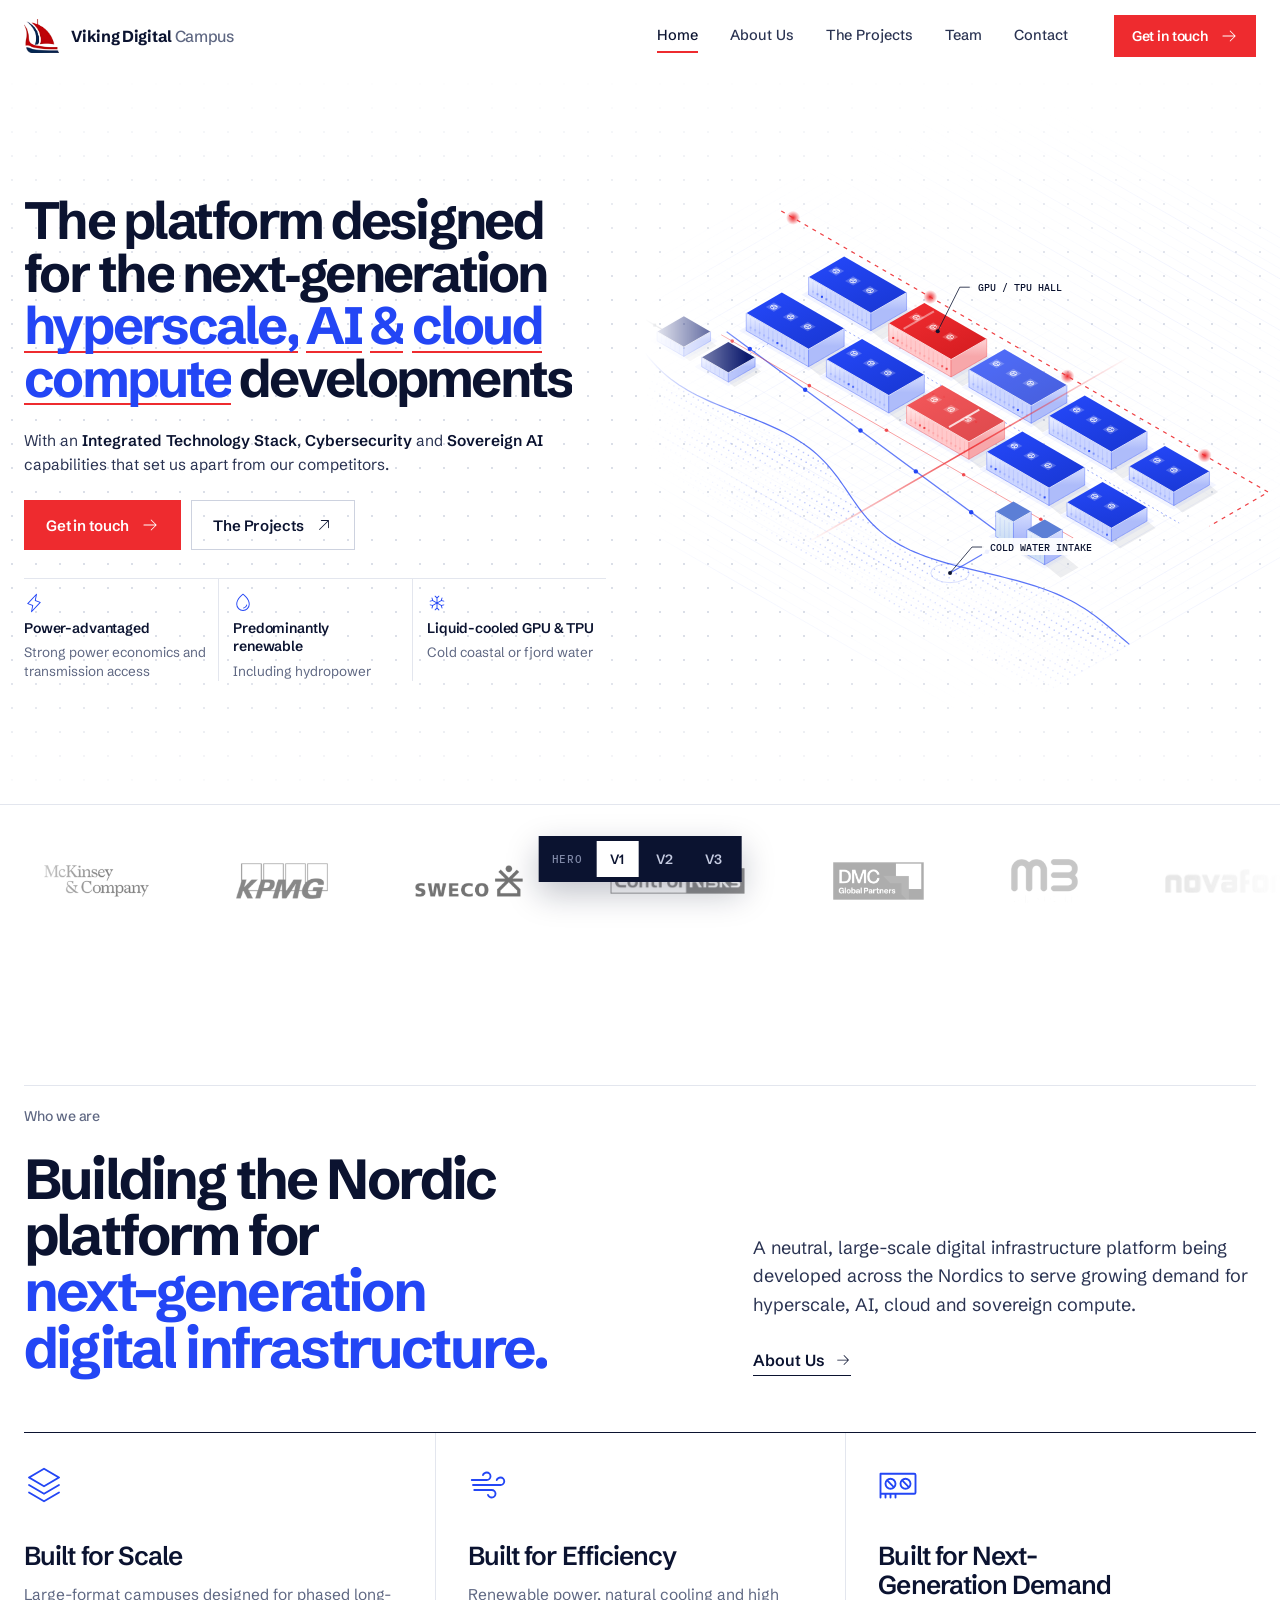
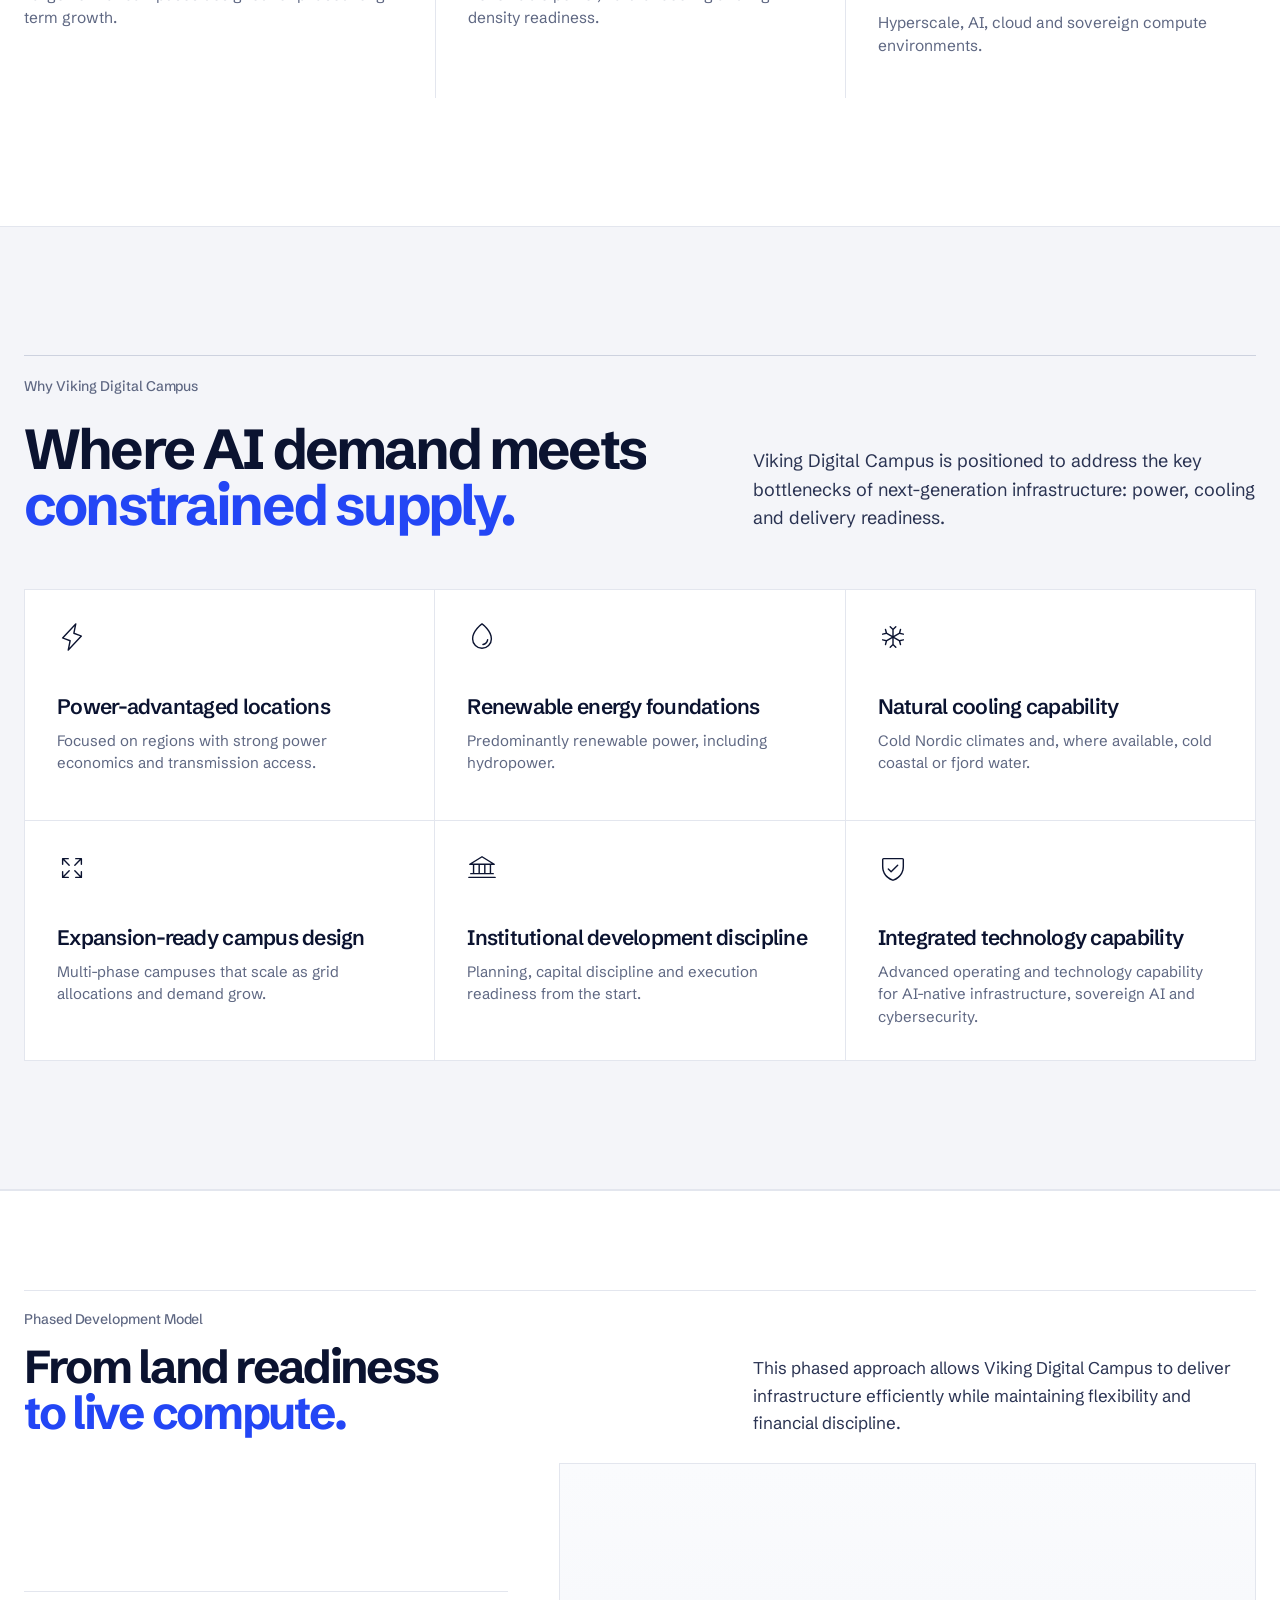
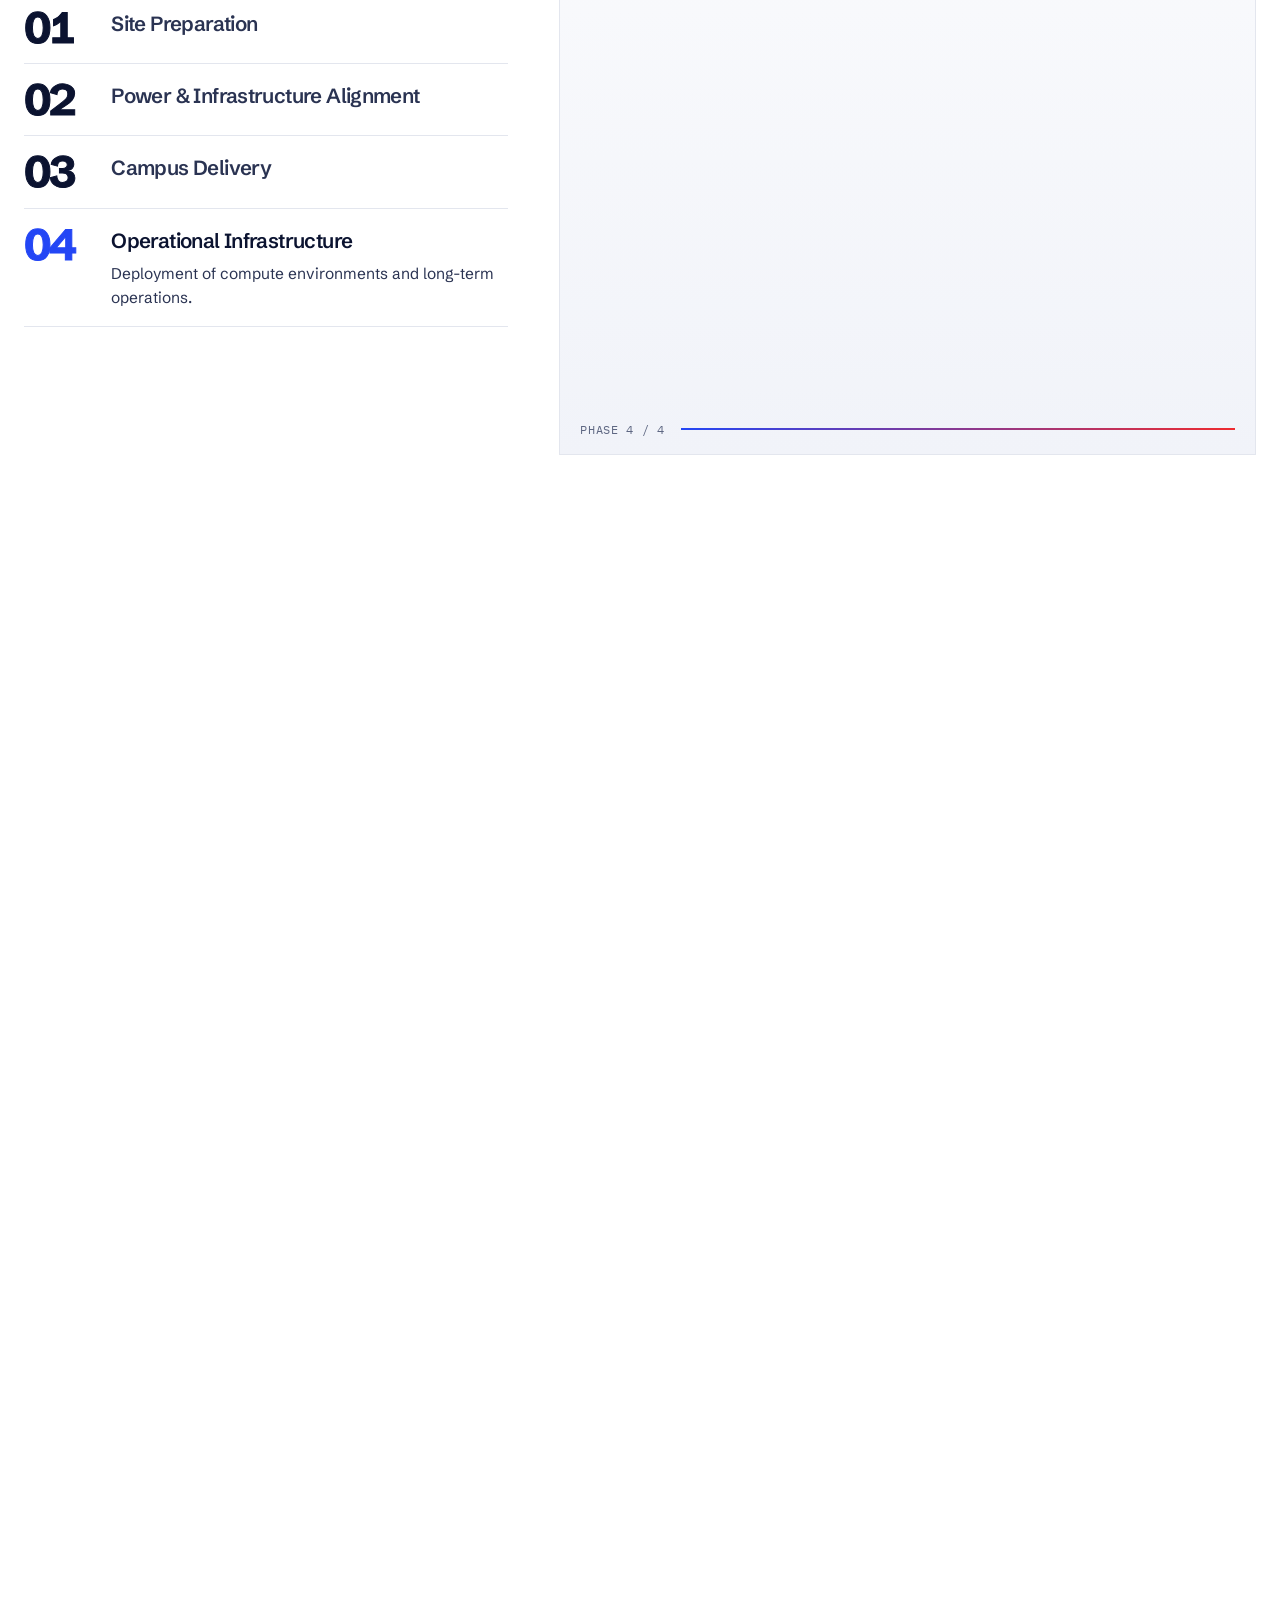
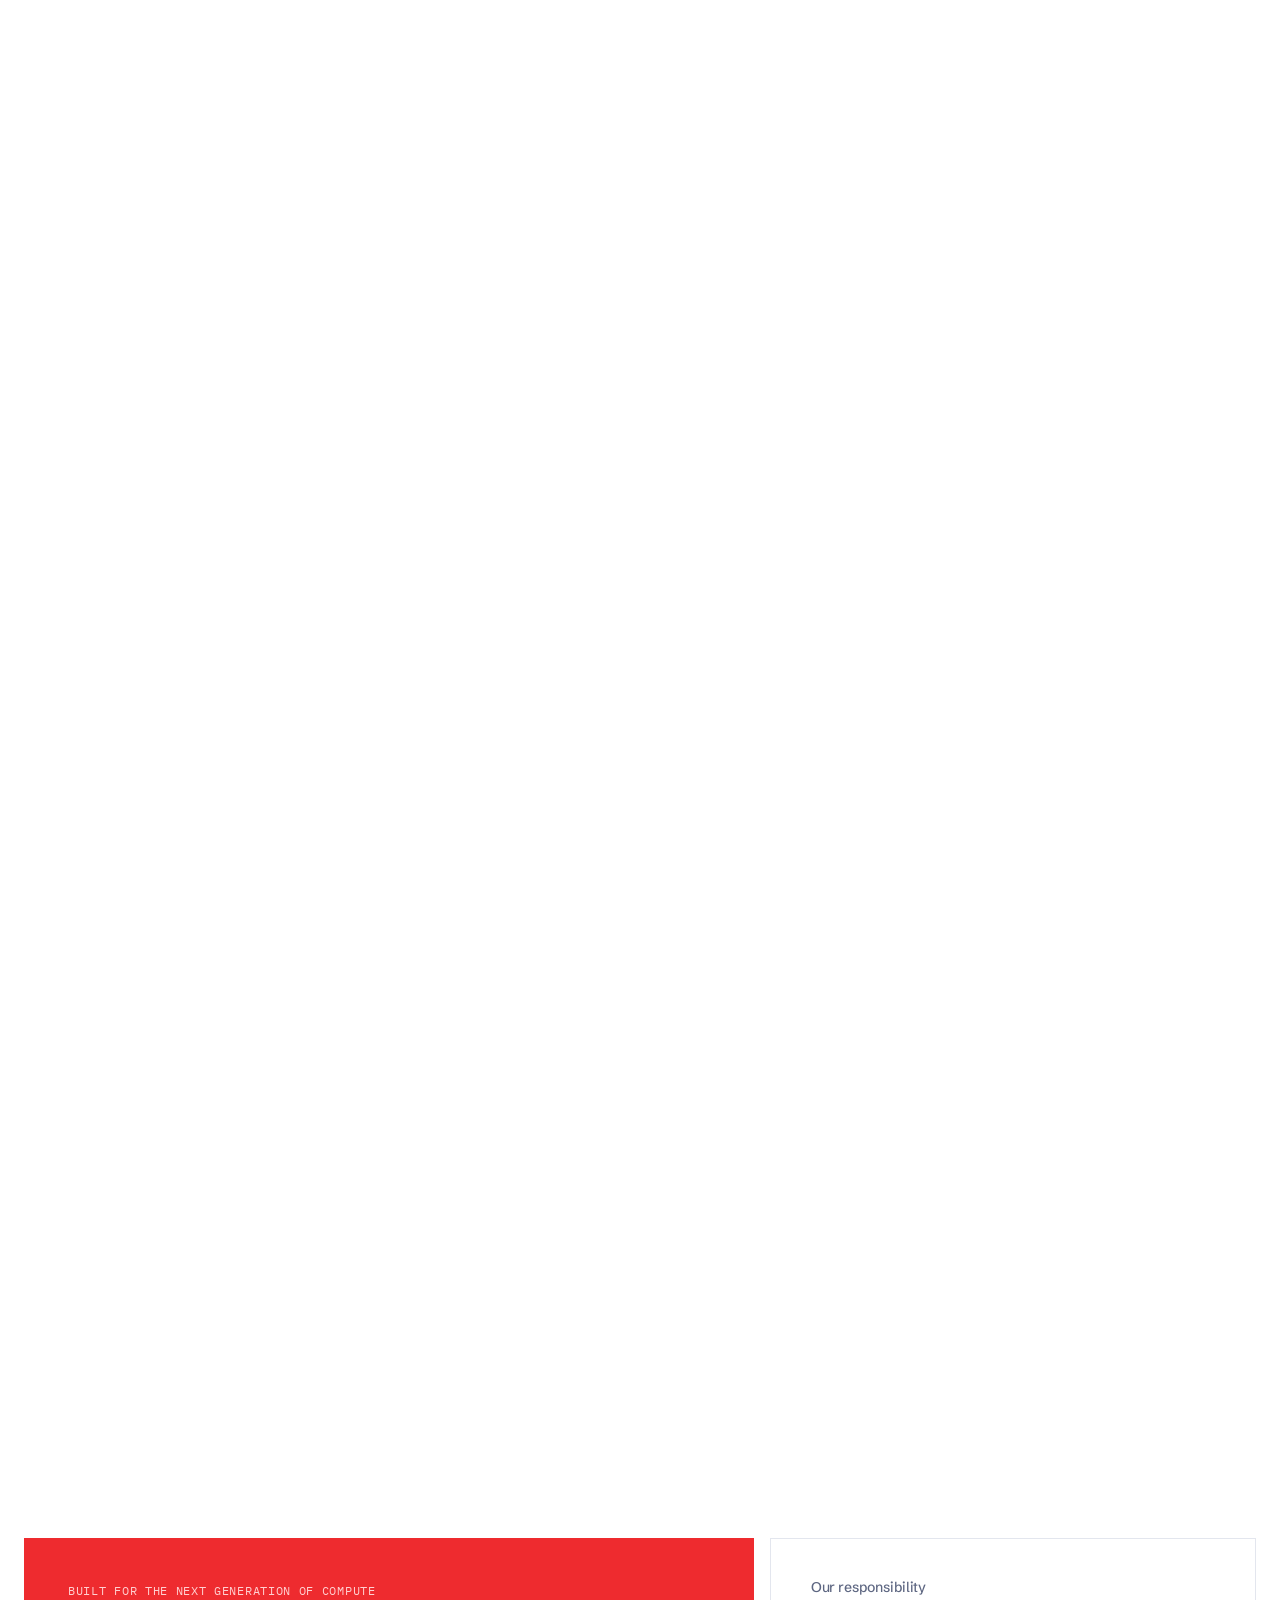
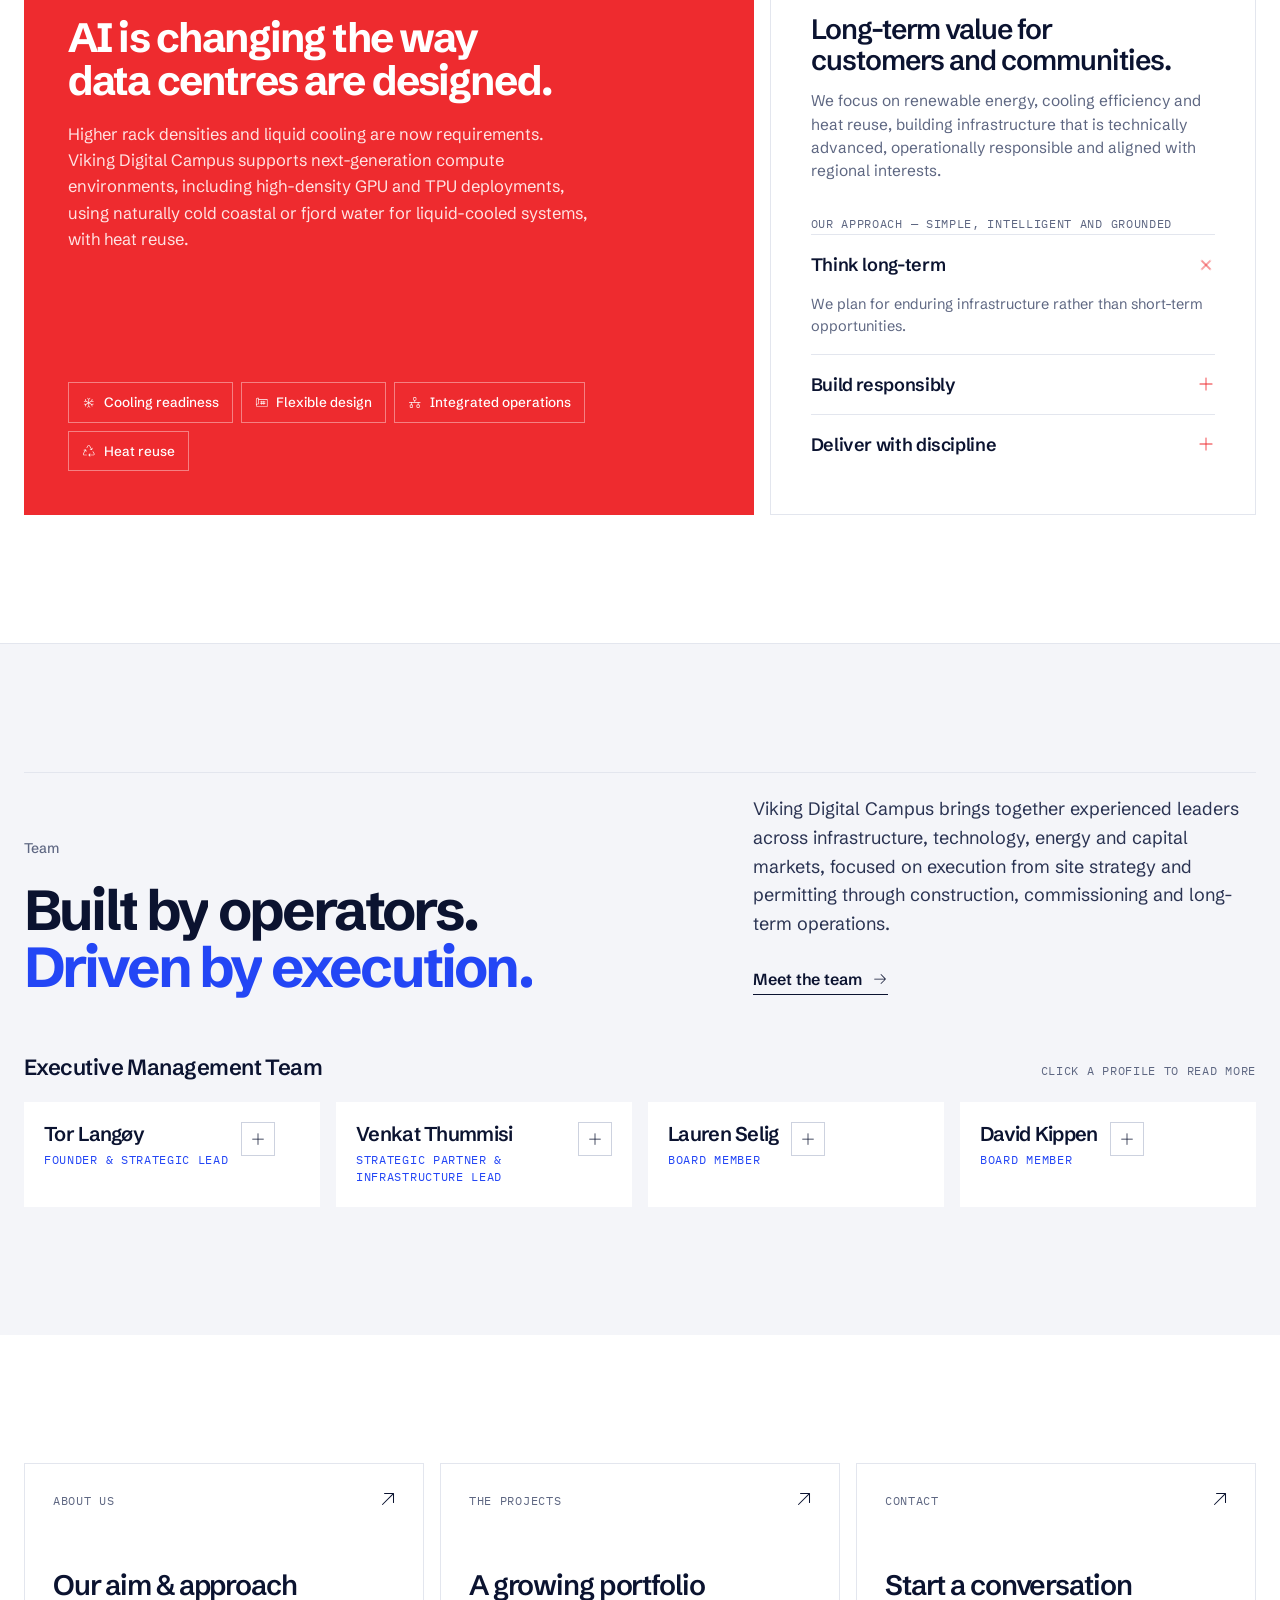
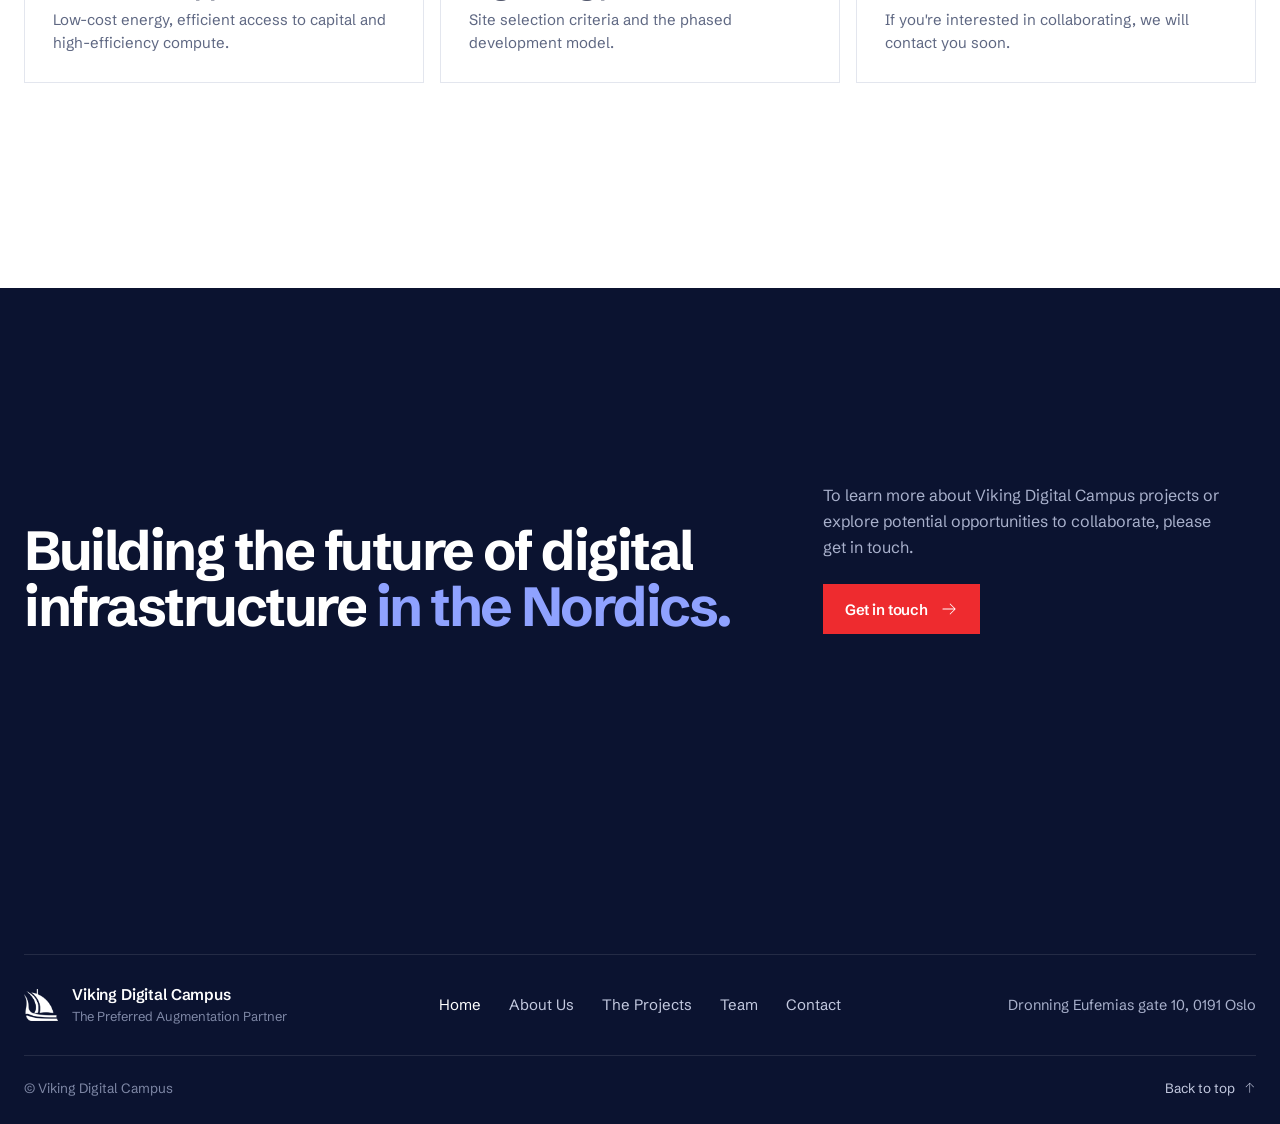
<file: hero.html>
<!doctype html>
<html lang="en">
<head>
<meta charset="utf-8">
<meta name="viewport" content="width=device-width, initial-scale=1, viewport-fit=cover">
<title>Hero variants · Viking Digital</title>
<meta name="claude:viewport-fit-sides" content="cover">
<meta name="description" content="Viking Digital Campus — the platform designed for the next-generation hyperscale, AI & cloud compute developments.">
<link rel="preconnect" href="https://fonts.googleapis.com"><link rel="preconnect" href="https://fonts.gstatic.com" crossorigin>
<link rel="stylesheet" href="https://fonts.googleapis.com/css2?family=Schibsted+Grotesk:wght@400;500;600;700;800&family=IBM+Plex+Mono:wght@400;500&display=swap">
<link rel="icon" href="assets/favicon.ico" sizes="any"><link rel="icon" type="image/png" sizes="32x32" href="assets/favicon-32.png"><link rel="icon" type="image/png" sizes="192x192" href="assets/favicon-192.png"><link rel="apple-touch-icon" href="assets/apple-touch-icon.png">
<link rel="stylesheet" href="site.css">
<script>document.documentElement.classList.add("js")</script>
<style>:root{padding-top:env(safe-area-inset-top,0px);padding-bottom:env(safe-area-inset-bottom,0px)}[hidden]{display:none!important}</style>
</head>
<body>
<svg width="0" height="0" style="position:absolute" aria-hidden="true"><symbol id="i-arrow-down" viewBox="0 0 256 256"><path d="M204.24,148.24l-72,72a6,6,0,0,1-8.48,0l-72-72a6,6,0,0,1,8.48-8.48L122,201.51V40a6,6,0,0,1,12,0V201.51l61.76-61.75a6,6,0,0,1,8.48,8.48Z"/></symbol><symbol id="i-arrow-right" viewBox="0 0 256 256"><path d="M220.24,132.24l-72,72a6,6,0,0,1-8.48-8.48L201.51,134H40a6,6,0,0,1,0-12H201.51L139.76,60.24a6,6,0,0,1,8.48-8.48l72,72A6,6,0,0,1,220.24,132.24Z"/></symbol><symbol id="i-arrow-up" viewBox="0 0 256 256"><path d="M204.24,116.24a6,6,0,0,1-8.48,0L134,54.49V216a6,6,0,0,1-12,0V54.49L60.24,116.24a6,6,0,0,1-8.48-8.48l72-72a6,6,0,0,1,8.48,0l72,72A6,6,0,0,1,204.24,116.24Z"/></symbol><symbol id="i-arrow-up-right" viewBox="0 0 256 256"><path d="M198,64V168a6,6,0,0,1-12,0V78.48L68.24,196.24a6,6,0,0,1-8.48-8.48L177.52,70H88a6,6,0,0,1,0-12H192A6,6,0,0,1,198,64Z"/></symbol><symbol id="i-arrows-out" viewBox="0 0 256 256"><path d="M214,48V96a6,6,0,0,1-12,0V62.48l-45.76,45.76a6,6,0,0,1-8.48-8.48L193.52,54H160a6,6,0,0,1,0-12h48A6,6,0,0,1,214,48ZM99.76,147.76,54,193.52V160a6,6,0,0,0-12,0v48a6,6,0,0,0,6,6H96a6,6,0,0,0,0-12H62.48l45.76-45.76a6,6,0,0,0-8.48-8.48ZM208,154a6,6,0,0,0-6,6v33.52l-45.76-45.76a6,6,0,0,0-8.48,8.48L193.52,202H160a6,6,0,0,0,0,12h48a6,6,0,0,0,6-6V160A6,6,0,0,0,208,154ZM62.48,54H96a6,6,0,0,0,0-12H48a6,6,0,0,0-6,6V96a6,6,0,0,0,12,0V62.48l45.76,45.76a6,6,0,0,0,8.48-8.48Z"/></symbol><symbol id="i-bank" viewBox="0 0 256 256"><path d="M24,102H50v68H32a6,6,0,0,0,0,12H224a6,6,0,0,0,0-12H206V102h26a6,6,0,0,0,3.14-11.11l-104-64a6,6,0,0,0-6.28,0l-104,64A6,6,0,0,0,24,102Zm38,0H98v68H62Zm84,0v68H110V102Zm48,68H158V102h36ZM128,39l82.8,51H45.2ZM246,208a6,6,0,0,1-6,6H16a6,6,0,0,1,0-12H240A6,6,0,0,1,246,208Z"/></symbol><symbol id="i-blueprint" viewBox="0 0 256 256"><path d="M232,58H70V40a6,6,0,0,0-6-6H48A30,30,0,0,0,18,64V176a30,30,0,0,0,30,30H232a6,6,0,0,0,6-6V64A6,6,0,0,0,232,58ZM30,64A18,18,0,0,1,48,46H58V146H48a29.87,29.87,0,0,0-18,6ZM226,194H48a18,18,0,0,1,0-36H64a6,6,0,0,0,6-6V70H226ZM104,138a6,6,0,0,0,0,12h18v10a6,6,0,0,0,12,0V150h28v10a6,6,0,0,0,12,0V150h18a6,6,0,0,0,0-12H174V118h18a6,6,0,0,0,0-12H174V96a6,6,0,0,0-12,0v10H134V96a6,6,0,0,0-12,0v10H104a6,6,0,0,0,0,12h18v20Zm30-20h28v20H134Z"/></symbol><symbol id="i-check" viewBox="0 0 256 256"><path d="M228.24,76.24l-128,128a6,6,0,0,1-8.48,0l-56-56a6,6,0,0,1,8.48-8.48L96,191.51,219.76,67.76a6,6,0,0,1,8.48,8.48Z"/></symbol><symbol id="i-drop" viewBox="0 0 256 256"><path d="M172.53,49.06a252.86,252.86,0,0,0-41.09-38,6,6,0,0,0-6.88,0,252.86,252.86,0,0,0-41.09,38C56.34,80.26,42,113.09,42,144a86,86,0,0,0,172,0C214,113.09,199.66,80.26,172.53,49.06ZM128,218a74.09,74.09,0,0,1-74-74c0-59.62,59-108.93,74-120.51C143,35.07,202,84.38,202,144A74.09,74.09,0,0,1,128,218Zm53.92-65A55.58,55.58,0,0,1,137,197.92a7,7,0,0,1-1,.08,6,6,0,0,1-1-11.92c17.38-2.92,32.13-17.68,35.08-35.08a6,6,0,1,1,11.84,2Z"/></symbol><symbol id="i-graphics-card" viewBox="0 0 256 256"><path d="M232,50H16a6,6,0,0,0-6,6V208a6,6,0,0,0,12,0V190H42v18a6,6,0,0,0,12,0V190H74v18a6,6,0,0,0,12,0V190h20v18a6,6,0,0,0,12,0V190H232a14,14,0,0,0,14-14V64A14,14,0,0,0,232,50Zm2,126a2,2,0,0,1-2,2H22V62H232a2,2,0,0,1,2,2ZM176,82a38,38,0,1,0,38,38A38,38,0,0,0,176,82Zm26,38a25.81,25.81,0,0,1-3.88,13.64L162.36,97.88A26,26,0,0,1,202,120Zm-52,0a25.81,25.81,0,0,1,3.88-13.64l35.76,35.76A26,26,0,0,1,150,120ZM80,82a38,38,0,1,0,38,38A38,38,0,0,0,80,82Zm26,38a25.81,25.81,0,0,1-3.88,13.64L66.36,97.88A26,26,0,0,1,106,120Zm-52,0a25.81,25.81,0,0,1,3.88-13.64l35.76,35.76A26,26,0,0,1,54,120Z"/></symbol><symbol id="i-lightning" viewBox="0 0 256 256"><path d="M213.84,118.63a6,6,0,0,0-3.73-4.25L150.88,92.17l15-75a6,6,0,0,0-10.27-5.27l-112,120a6,6,0,0,0,2.28,9.71l59.23,22.21-15,75a6,6,0,0,0,3.14,6.52A6.07,6.07,0,0,0,96,246a6,6,0,0,0,4.39-1.91l112-120A6,6,0,0,0,213.84,118.63ZM106,220.46l11.85-59.28a6,6,0,0,0-3.77-6.8l-55.6-20.85,91.46-98L138.12,94.82a6,6,0,0,0,3.77,6.8l55.6,20.85Z"/></symbol><symbol id="i-list" viewBox="0 0 256 256"><path d="M222,128a6,6,0,0,1-6,6H40a6,6,0,0,1,0-12H216A6,6,0,0,1,222,128ZM40,70H216a6,6,0,0,0,0-12H40a6,6,0,0,0,0,12ZM216,186H40a6,6,0,0,0,0,12H216a6,6,0,0,0,0-12Z"/></symbol><symbol id="i-network" viewBox="0 0 256 256"><path d="M232,114H134V86h10a14,14,0,0,0,14-14V40a14,14,0,0,0-14-14H112A14,14,0,0,0,98,40V72a14,14,0,0,0,14,14h10v28H24a6,6,0,0,0,0,12H58v36H48a14,14,0,0,0-14,14v32a14,14,0,0,0,14,14H80a14,14,0,0,0,14-14V176a14,14,0,0,0-14-14H70V126H186v36H176a14,14,0,0,0-14,14v32a14,14,0,0,0,14,14h32a14,14,0,0,0,14-14V176a14,14,0,0,0-14-14H198V126h34a6,6,0,0,0,0-12ZM110,72V40a2,2,0,0,1,2-2h32a2,2,0,0,1,2,2V72a2,2,0,0,1-2,2H112A2,2,0,0,1,110,72ZM82,176v32a2,2,0,0,1-2,2H48a2,2,0,0,1-2-2V176a2,2,0,0,1,2-2H80A2,2,0,0,1,82,176Zm128,0v32a2,2,0,0,1-2,2H176a2,2,0,0,1-2-2V176a2,2,0,0,1,2-2h32A2,2,0,0,1,210,176Z"/></symbol><symbol id="i-plus" viewBox="0 0 256 256"><path d="M222,128a6,6,0,0,1-6,6H134v82a6,6,0,0,1-12,0V134H40a6,6,0,0,1,0-12h82V40a6,6,0,0,1,12,0v82h82A6,6,0,0,1,222,128Z"/></symbol><symbol id="i-recycle" viewBox="0 0 256 256"><path d="M94,208a6,6,0,0,1-6,6H40a22,22,0,0,1-19-33l36.71-63.44-18.76,5a6,6,0,0,1-3.1-11.6l32.77-8.77A6,6,0,0,1,76,106.45l8.8,32.76a6,6,0,0,1-4.24,7.35,6.09,6.09,0,0,1-1.56.21,6,6,0,0,1-5.79-4.45l-5-18.8L31.38,187A10,10,0,0,0,40,202H88A6,6,0,0,1,94,208Zm141-27-23.14-40a6,6,0,0,0-10.38,6l23.14,40A10,10,0,0,1,216,202H142.48l13.76-13.76a6,6,0,0,0-8.48-8.48l-24,24a6,6,0,0,0,0,8.48l24,24a6,6,0,0,0,8.48-8.48L142.48,214H216a22,22,0,0,0,19-33ZM136.65,35l36.72,63.44-18.76-5A6,6,0,0,0,151.5,105l32.78,8.79a6,6,0,0,0,7.34-4.25l8.79-32.78a6,6,0,1,0-11.58-3.11l-5.05,18.82L147,29A22,22,0,0,0,109,29L85.8,69a6,6,0,0,0,10.39,6l23.16-40a10,10,0,0,1,17.3,0Z"/></symbol><symbol id="i-shield-check" viewBox="0 0 256 256"><path d="M208,42H48A14,14,0,0,0,34,56v56c0,51.94,25.12,83.4,46.2,100.64,22.73,18.6,45.27,24.89,46.22,25.15a6,6,0,0,0,3.16,0c.95-.26,23.49-6.55,46.22-25.15C196.88,195.4,222,163.94,222,112V56A14,14,0,0,0,208,42Zm2,70c0,37.76-13.94,68.39-41.44,91.06A131.17,131.17,0,0,1,128,225.72a130.94,130.94,0,0,1-40.56-22.66C59.94,180.39,46,149.76,46,112V56a2,2,0,0,1,2-2H208a2,2,0,0,1,2,2ZM172.24,99.76a6,6,0,0,1,0,8.48l-56,56a6,6,0,0,1-8.48,0l-24-24a6,6,0,0,1,8.48-8.48L112,151.51l51.76-51.75A6,6,0,0,1,172.24,99.76Z"/></symbol><symbol id="i-snowflake" viewBox="0 0 256 256"><path d="M221.83,150.57a6,6,0,0,1-4.4,7.26l-26.62,6.54,7,26.08a6,6,0,0,1-4.24,7.35,6.4,6.4,0,0,1-1.55.2,6,6,0,0,1-5.8-4.45L178.27,164,134,138.39v51.13l22.24,22.24a6,6,0,1,1-8.48,8.48L128,200.49l-19.76,19.75a6,6,0,0,1-8.48-8.48L122,189.52V138.39L77.73,164l-7.93,29.6A6,6,0,0,1,64,198a6.4,6.4,0,0,1-1.55-.2,6,6,0,0,1-4.24-7.35l7-26.08-26.62-6.54a6,6,0,0,1,2.86-11.66l30.23,7.43L116,128,71.66,102.4l-30.23,7.43A5.88,5.88,0,0,1,40,110a6,6,0,0,1-1.43-11.83l26.62-6.54-7-26.08a6,6,0,1,1,11.59-3.1l7.93,29.6L122,117.61V66.48L99.76,44.24a6,6,0,0,1,8.48-8.48L128,55.51l19.76-19.75a6,6,0,0,1,8.48,8.48L134,66.48v51.13l44.27-25.56,7.93-29.6a6,6,0,1,1,11.59,3.1l-7,26.08,26.62,6.54A6,6,0,0,1,216,110a5.88,5.88,0,0,1-1.43-.17l-30.23-7.43L140,128l44.34,25.6,30.23-7.43A6,6,0,0,1,221.83,150.57Z"/></symbol><symbol id="i-stack" viewBox="0 0 256 256"><path d="M229.18,173a6,6,0,0,1-2.16,8.2l-96,56a6,6,0,0,1-6,0l-96-56a6,6,0,0,1,6-10.36l93,54.23,93-54.23A6,6,0,0,1,229.18,173ZM221,122.82l-93,54.23L35,122.82a6,6,0,0,0-6,10.36l96,56a6,6,0,0,0,6,0l96-56a6,6,0,0,0-6-10.36ZM26,80a6,6,0,0,1,3-5.18l96-56a6,6,0,0,1,6,0l96,56a6,6,0,0,1,0,10.36l-96,56a6,6,0,0,1-6,0l-96-56A6,6,0,0,1,26,80Zm17.91,0L128,129.05,212.09,80,128,31Z"/></symbol><symbol id="i-wind" viewBox="0 0 256 256"><path d="M182,184a30,30,0,0,1-30,30c-12.9,0-25.36-8.38-29.63-19.92a6,6,0,0,1,11.26-4.16C136.13,196.69,144.2,202,152,202a18,18,0,0,0,0-36H40a6,6,0,0,1,0-12H152A30,30,0,0,1,182,184ZM150,72a30,30,0,0,0-30-30c-12.9,0-25.36,8.38-29.63,19.92a6,6,0,1,0,11.26,4.16C104.13,59.31,112.2,54,120,54a18,18,0,0,1,0,36H24a6,6,0,0,0,0,12h96A30,30,0,0,0,150,72Zm58,2c-12.9,0-25.36,8.38-29.63,19.92a6,6,0,1,0,11.26,4.16C192.13,91.31,200.2,86,208,86a18,18,0,0,1,0,36H32a6,6,0,0,0,0,12H208a30,30,0,0,0,0-60Z"/></symbol><symbol id="i-x" viewBox="0 0 256 256"><path d="M204.24,195.76a6,6,0,1,1-8.48,8.48L128,136.49,60.24,204.24a6,6,0,0,1-8.48-8.48L119.51,128,51.76,60.24a6,6,0,0,1,8.48-8.48L128,119.51l67.76-67.75a6,6,0,0,1,8.48,8.48L136.49,128Z"/></symbol></svg>
<script>document.documentElement.dataset.hv=(location.hash.match(/^#v([123])$/)||[,"1"])[1]</script><nav class="hvbar" aria-label="Hero variants"><span>Hero</span><a href="#v1" data-v="1">V1</a><a href="#v2" data-v="2">V2</a><a href="#v3" data-v="3">V3</a></nav><script>document.querySelectorAll(".hvbar a").forEach(a=>{a.classList.toggle("on",a.dataset.v===document.documentElement.dataset.hv);a.onclick=e=>{e.preventDefault();location.hash="v"+a.dataset.v;location.reload()}})</script>
<div class="veil" id="veil" aria-hidden="true"><i></i><i></i><i></i><i></i><i></i></div>
<header class="nav" id="nav">
  <div class="wrap">
    <a class="brand" href="index.html" aria-label="Viking Digital Campus — Home"><img src="assets/logo-full.png" alt="" width="36" height="35"><span>Viking Digital <em>Campus</em></span></a>
    <nav class="menu" id="menu" aria-label="Main"><a href="index.html" class="on">Home</a><a href="about.html">About Us</a><a href="projects.html">The Projects</a><a href="team.html">Team</a><a href="contact.html">Contact</a></nav>
    <a class="btn btn-red" href="contact.html">Get in touch <svg class="ic"><use href="#i-arrow-right"/></svg></a>
    <button class="burger" id="burger" aria-label="Open menu"><svg class="ic"><use href="#i-list"/></svg></button>
    <i class="prog-top"></i>
  </div>
</header>
<main>
<section class="hero2" id="home">
  <div class="hero-grid"></div>
  <div class="wrap">
    <div class="copy">
      <h1 id="h1" aria-label="The platform designed for the next-generation hyperscale, AI & cloud compute developments">The platform designed for the next&#8209;generation |hyperscale, AI &amp; cloud compute| developments</h1>
      <p class="lead fade-in" style="animation-delay:.55s">With an <b>Integrated Technology Stack</b>, <b>Cybersecurity</b> and <b>Sovereign AI</b> capabilities that set us apart from our competitors.</p>
      <div class="ctas fade-in" style="animation-delay:.7s"><a class="btn btn-red" href="contact.html">Get in touch <svg class="ic"><use href="#i-arrow-right"/></svg></a><a class="btn btn-line" href="projects.html">The Projects <svg class="ic"><use href="#i-arrow-up-right"/></svg></a></div>
      <div class="minifacts fade-in" style="animation-delay:.85s">
        <div><svg class="ic"><use href="#i-lightning"/></svg><b>Power-advantaged</b>Strong power economics and transmission access</div>
        <div><svg class="ic"><use href="#i-drop"/></svg><b>Predominantly renewable</b>Including hydropower</div>
        <div><svg class="ic"><use href="#i-snowflake"/></svg><b>Liquid-cooled GPU &amp; TPU</b>Cold coastal or fjord water</div>
      </div>
    </div>
    <div class="stage2">
      <canvas id="campus" aria-label="Animated isometric campus: compute halls, high-density GPU and TPU halls, cold-water cooling loop and fibre route"></canvas>
      <div class="tip" id="tip"><span class="mono" id="tipk">Hall</span><div id="tipv">Liquid-cooled GPU / TPU</div></div>
    </div>
  </div>
</section>

<div class="partners" aria-label="Partners">
  <div class="marquee"><div class="track" id="track"><div class="logo-cell"><img src="assets/p-mckinsey.png" alt="McKinsey &amp; Company" width="105" height="33"></div><div class="logo-cell"><img src="assets/p-kpmg.png" alt="KPMG" width="92" height="37"></div><div class="logo-cell"><img src="assets/p-sweco.png" alt="SWECO" width="108" height="32"></div><div class="logo-cell"><img src="assets/p-controlrisks.png" alt="Control Risks" width="136" height="26"></div><div class="logo-cell"><img src="assets/p-dmc.png" alt="DMC Global Partners" width="91" height="38"></div><div class="logo-cell"><img src="assets/p-m3.png" alt="M3 Management" width="67" height="44"></div><div class="logo-cell"><img src="assets/p-novafor.png" alt="Novaform" width="144" height="24"></div><div class="logo-cell"><img src="assets/p-ibeav.png" alt="Wiersholm" width="98" height="35"></div><div class="logo-cell"><img src="assets/p-blu3.png" alt="blu-3" width="81" height="41"></div><div class="logo-cell"><img src="assets/logos/infrapartners.png" alt="Infra Partners" width="97" height="36"></div><div class="logo-cell"><img src="assets/logos/pwc.png" alt="PwC" width="84" height="41"></div><div class="logo-cell"><img src="assets/logos/gardiner.png" alt="Gardiner &amp; Theobald" width="134" height="26"></div><div class="logo-cell"><img src="assets/logos/supermicro.png" alt="Supermicro" width="82" height="42"></div><div class="logo-cell"><img src="assets/logos/lenovo.png" alt="Lenovo" width="101" height="34"></div><div class="logo-cell"><img src="assets/logos/dell.png" alt="Dell" width="44" height="44"></div><div class="logo-cell"><img src="assets/logos/nvidia.png" alt="NVIDIA" width="133" height="26"></div><div class="logo-cell"><img src="assets/logos/amd.png" alt="AMD" width="100" height="24"></div><div class="logo-cell"><img src="assets/logos/siemens.png" alt="Siemens" width="147" height="23"></div><div class="logo-cell"><img src="assets/logos/ge.png" alt="General Electric" width="44" height="44"></div><div class="logo-cell"><img src="assets/logos/gasum.png" alt="Gasum" width="131" height="26"></div><div class="logo-cell"><img src="assets/logos/fortum.png" alt="Fortum" width="120" height="28"></div><div class="logo-cell"><img src="assets/logos/hyotytuuli.png" alt="Hyötytuuli" width="67" height="44"></div><div class="logo-cell"><img src="assets/logos/ferrovial.png" alt="Ferrovial" width="125" height="27"></div><div class="logo-cell"><img src="assets/logos/acs.png" alt="ACS" width="79" height="43"></div><div class="logo-cell"><img src="assets/logos/acciona.png" alt="Acciona" width="88" height="38"></div><div class="logo-cell"><img src="assets/logos/cymi.png" alt="CYMI" width="110" height="32"></div><div class="logo-cell"><img src="assets/logos/elecnor.png" alt="Elecnor" width="93" height="37"></div><div class="logo-cell"><img src="assets/logos/eag.png" alt="EAG" width="78" height="28"></div><div class="logo-cell"><img src="assets/logos/mercury.png" alt="Mercury" width="130" height="27"></div><div class="logo-cell"><img src="assets/logos/vertiv.png" alt="Vertiv" width="118" height="29"></div><div class="logo-cell"><img src="assets/logos/schneider.png" alt="Schneider Electric" width="107" height="32"></div><div class="logo-cell"><img src="assets/logos/nedgia.png" alt="Nedgia" width="87" height="39"></div><div class="logo-cell"><img src="assets/logos/naturgy.png" alt="Naturgy" width="119" height="29"></div><div class="logo-cell"><img src="assets/logos/statkraft.png" alt="Statkraft" width="120" height="29"></div></div></div>
</div>

<section class="sec">
  <div class="wrap">
    <div class="sec-head"><div><span class="tag mono rv">Who we are</span><h2 data-split>Building the Nordic platform for <em>next-generation digital infrastructure.</em></h2></div>
      <div class="rv"><p>A neutral, large-scale digital infrastructure platform being developed across the Nordics to serve growing demand for hyperscale, AI, cloud and sovereign compute.</p><a class="more" href="about.html">About Us <svg class="ic"><use href="#i-arrow-right"/></svg></a></div></div>
    <div class="pillars rv">
      <div class="pillar"><svg class="ic"><use href="#i-stack"/></svg><h3>Built for Scale</h3><p>Large-format campuses designed for phased long-term growth.</p></div>
      <div class="pillar"><svg class="ic"><use href="#i-wind"/></svg><h3>Built for Efficiency</h3><p>Renewable power, natural cooling and high density readiness.</p></div>
      <div class="pillar"><svg class="ic"><use href="#i-graphics-card"/></svg><h3>Built for Next-Generation Demand</h3><p>Hyperscale, AI, cloud and sovereign compute environments.</p></div>
    </div>
  </div>
</section>

<section class="sec why-band">
  <div class="wrap">
    <div class="sec-head"><div><span class="tag mono rv">Why Viking Digital Campus</span><h2 data-split>Where AI demand meets <em>constrained supply.</em></h2></div>
      <p class="rv">Viking Digital Campus is positioned to address the key bottlenecks of next-generation infrastructure: power, cooling and delivery readiness.</p></div>
    <div class="why rv">
      <div class="spot"><svg class="ic"><use href="#i-lightning"/></svg><h4>Power-advantaged locations</h4><p>Focused on regions with strong power economics and transmission access.</p></div>
      <div class="spot"><svg class="ic"><use href="#i-drop"/></svg><h4>Renewable energy foundations</h4><p>Predominantly renewable power, including hydropower.</p></div>
      <div class="spot"><svg class="ic"><use href="#i-snowflake"/></svg><h4>Natural cooling capability</h4><p>Cold Nordic climates and, where available, cold coastal or fjord water.</p></div>
      <div class="spot"><svg class="ic"><use href="#i-arrows-out"/></svg><h4>Expansion-ready campus design</h4><p>Multi-phase campuses that scale as grid allocations and demand grow.</p></div>
      <div class="spot"><svg class="ic"><use href="#i-bank"/></svg><h4>Institutional development discipline</h4><p>Planning, capital discipline and execution readiness from the start.</p></div>
      <div class="spot"><svg class="ic"><use href="#i-shield-check"/></svg><h4>Integrated technology capability</h4><p>Advanced operating and technology capability for AI-native infrastructure, sovereign AI and cybersecurity.</p></div>
    </div>
  </div>
</section>

<section class="phx" id="phases">
  <div class="phx-pin">
    <div class="wrap phx-in">
      <div class="phx-head">
        <div><span class="tag mono">Phased Development Model</span><h2>From land readiness <em>to live compute.</em></h2></div>
        <p>This phased approach allows Viking Digital Campus to deliver infrastructure efficiently while maintaining flexibility and financial discipline.</p>
      </div>
      <div class="phx-grid">
        <ol class="phx-list" id="phlist">
          <li class="on"><span class="n">01</span><div><h3>Site Preparation</h3><div class="d"><p>Land, infrastructure planning and permitting readiness.</p></div></div></li>
          <li><span class="n">02</span><div><h3>Power &amp; Infrastructure Alignment</h3><div class="d"><p>Grid integration, site servicing and technical preparation.</p></div></div></li>
          <li><span class="n">03</span><div><h3>Campus Delivery</h3><div class="d"><p>Core and shell construction aligned with customer demand.</p></div></div></li>
          <li><span class="n">04</span><div><h3>Operational Infrastructure</h3><div class="d"><p>Deployment of compute environments and long-term operations.</p></div></div></li>
        </ol>
        <div class="phx-stage"><canvas id="phcanvas" aria-label="The campus assembling phase by phase: site survey, power and services, halls, live operations"></canvas>
          <div class="phx-meter mono"><span id="phk">Phase 1 / 4</span><span class="bar"><i id="phbar"></i></span></div></div>
      </div>
    </div>
  </div>
</section>


<section class="sec">
  <div class="wrap">
    <div class="duo rv">
  <div class="compute"><canvas id="flow"></canvas><span class="mono">Built for the next generation of compute</span><h3>AI is changing the way data centres are designed.</h3>
    <p>Higher rack densities and liquid cooling are now requirements. Viking Digital Campus supports next-generation compute environments, including high-density GPU and TPU deployments, using naturally cold coastal or fjord water for liquid-cooled systems, with heat reuse.</p>
    <div class="chips"><span><svg class="ic"><use href="#i-snowflake"/></svg>Cooling readiness</span><span><svg class="ic"><use href="#i-blueprint"/></svg>Flexible design</span><span><svg class="ic"><use href="#i-network"/></svg>Integrated operations</span><span><svg class="ic"><use href="#i-recycle"/></svg>Heat reuse</span></div></div>
  <div class="resp"><span class="tag mono">Our responsibility</span><h3>Long-term value for customers and communities.</h3>
    <p>We focus on renewable energy, cooling efficiency and heat reuse, building infrastructure that is technically advanced, operationally responsible and aligned with regional interests.</p>
    <div class="vals"><span class="mono" style="color:var(--mute)">Our approach — simple, intelligent and grounded</span>
      <details open><summary>Think long-term <svg class="ic"><use href="#i-plus"/></svg></summary><p>We plan for enduring infrastructure rather than short-term opportunities.</p></details>
      <details><summary>Build responsibly <svg class="ic"><use href="#i-plus"/></svg></summary><p>We work with local stakeholders and municipalities to fit each project to its environment.</p></details>
      <details><summary>Deliver with discipline <svg class="ic"><use href="#i-plus"/></svg></summary><p>We focus on clarity, execution and practical solutions.</p></details></div></div>
</div>

  </div>
</section>

<section class="sec team-band">
  <div class="wrap">
    <div class="sec-head"><div><span class="tag mono rv">Team</span><h2 data-split>Built by operators. <em>Driven by execution.</em></h2></div>
      <div class="rv"><p>Viking Digital Campus brings together experienced leaders across infrastructure, technology, energy and capital markets, focused on execution from site strategy and permitting through construction, commissioning and long-term operations.</p><a class="more" href="team.html">Meet the team <svg class="ic"><use href="#i-arrow-right"/></svg></a></div></div>
    <div class="subhead rv"><h3>Executive Management Team</h3><span class="mono">Click a profile to read more</span></div>
    <div class="exec rv" id="exec"></div>
  </div>
</section>

<section class="sec">
  <div class="wrap">
    <div class="links3 rv">
      <a class="lk" href="about.html"><span class="mono">About Us</span><svg class="ic go"><use href="#i-arrow-up-right"/></svg><div><h4>Our aim &amp; approach</h4><p>Low-cost energy, efficient access to capital and high-efficiency compute.</p></div></a>
      <a class="lk" href="projects.html"><span class="mono">The Projects</span><svg class="ic go"><use href="#i-arrow-up-right"/></svg><div><h4>A growing portfolio</h4><p>Site selection criteria and the phased development model.</p></div></a>
      <a class="lk" href="contact.html"><span class="mono">Contact</span><svg class="ic go"><use href="#i-arrow-up-right"/></svg><div><h4>Start a conversation</h4><p>If you're interested in collaborating, we will contact you soon.</p></div></a>
    </div>
  </div>
</section>

</main>
<footer class="ft3" id="footer">
  <div class="wrap">
    <div class="ft3-cta">
      <h2 data-split>Building the future of digital infrastructure <em>in the Nordics.</em></h2>
      <div class="ft3-cta-r"><p>To learn more about Viking Digital Campus projects or explore potential opportunities to collaborate, please get in touch.</p><a class="btn btn-red" href="contact.html">Get in touch <svg class="ic"><use href="#i-arrow-right"/></svg></a></div>
    </div>
    <div class="ftdots" id="ftdots" aria-hidden="true"><canvas></canvas></div>
    <div class="ft3-row">
      <a class="ft3-brand" href="index.html"><img src="assets/logo-white.png" alt="" width="30" height="29"><span><b>Viking Digital Campus</b><small>The Preferred Augmentation Partner</small></span></a>
      <nav class="ft3-nav" aria-label="Footer"><a href="index.html" class="on">Home</a><a href="about.html">About Us</a><a href="projects.html">The Projects</a><a href="team.html">Team</a><a href="contact.html">Contact</a></nav>
      <address class="ft3-addr">Dronning Eufemias gate 10, 0191 Oslo</address>
    </div>
    <div class="ft3-bot"><span>© Viking Digital Campus</span><a class="up" href="#top">Back to top <svg class="ic"><use href="#i-arrow-up"/></svg></a></div>
  </div>
</footer>
<div class="drawer" id="drawer" aria-hidden="true"><div class="scrim" id="scrim"></div><aside class="panel" role="dialog" aria-modal="true" aria-labelledby="d-name" style="position:relative"><button class="close" id="dclose" aria-label="Close"><svg class="ic"><use href="#i-x"/></svg></button><div id="dbody"></div></aside></div>
<script>window.__IMG={'team-tor':'assets/team-tor.webp','team-venkat':'assets/team-venkat.webp','team-lauren':'assets/team-lauren.webp','team-david':'assets/team-david.webp','team-joakim':'assets/team-joakim.webp','team-bjorn':'assets/team-bjorn.webp','team-joe':'assets/team-joe.webp','team-reza':'assets/team-reza.webp','team-glauco':'assets/team-glauco.webp','team-knut':'assets/team-knut.webp'};window.__EU=null;</script>
<script src="app.js"></script>
</body>
</html>
</file>
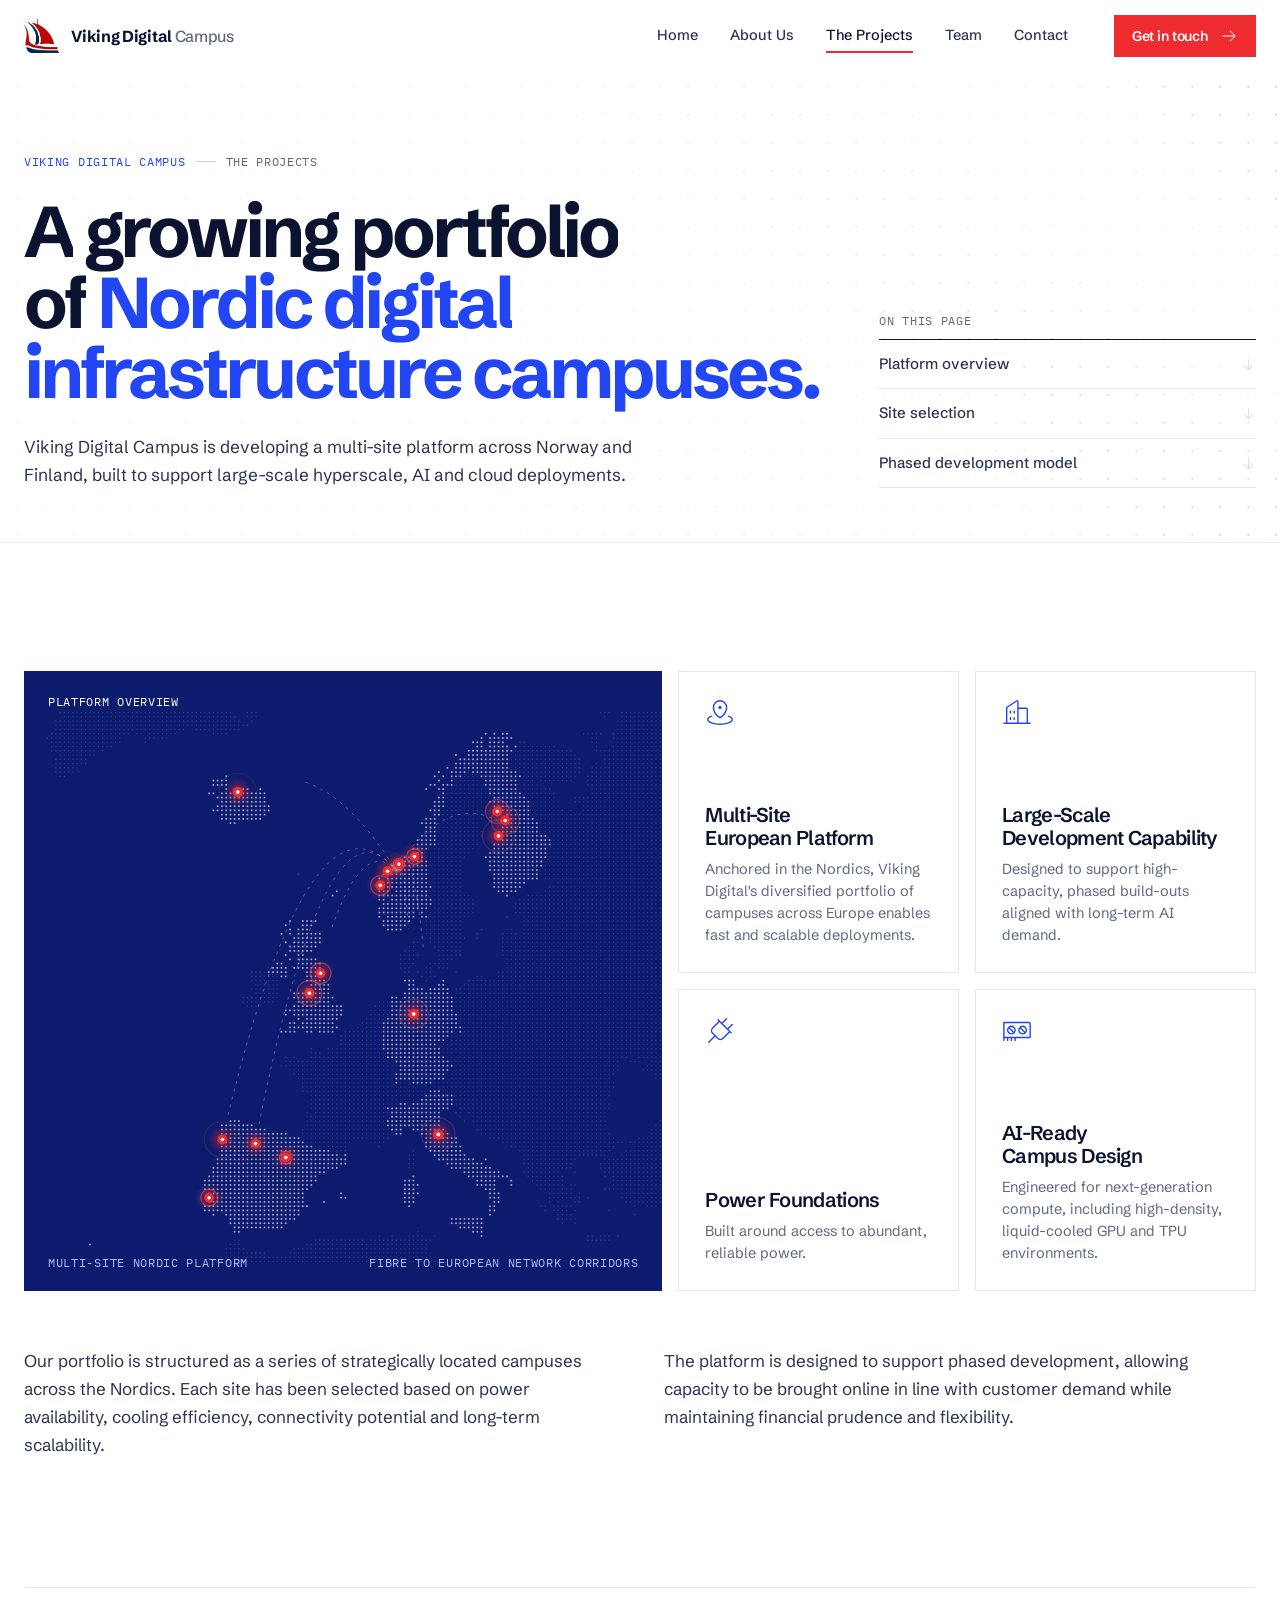
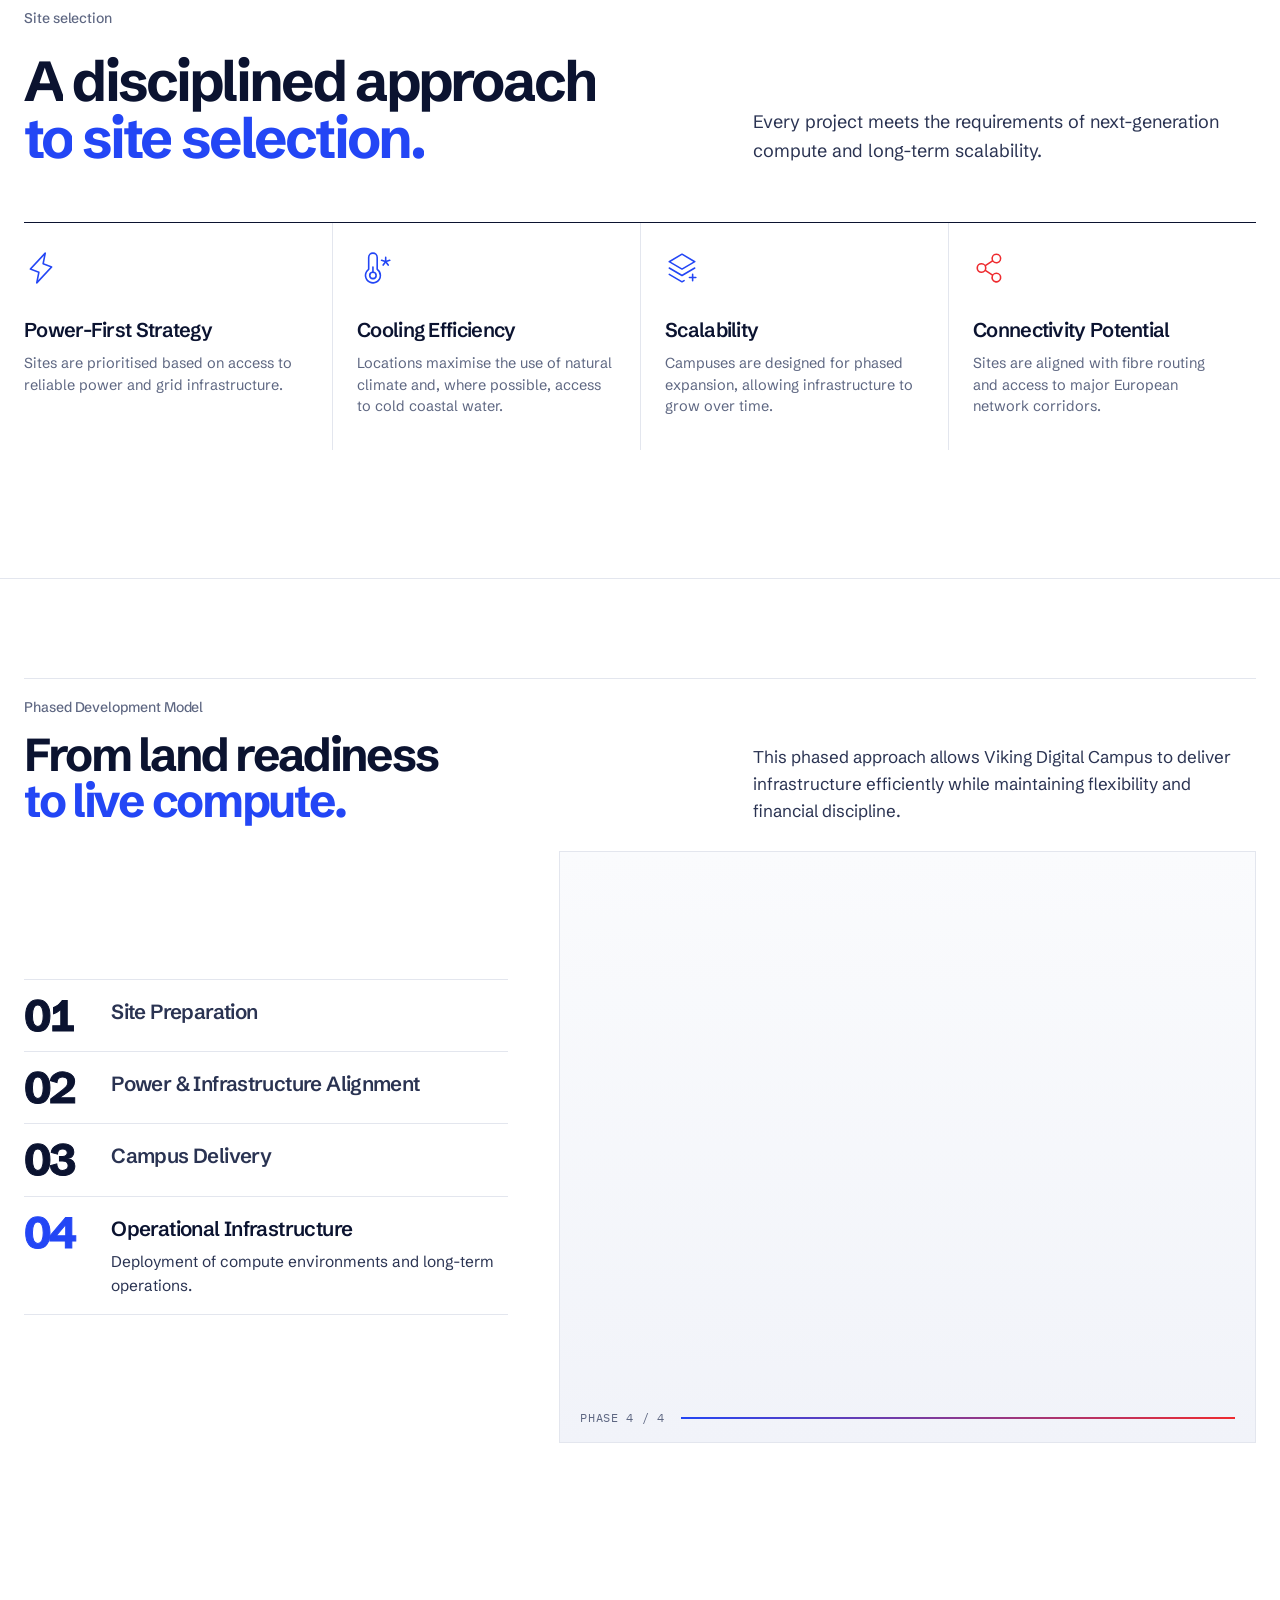
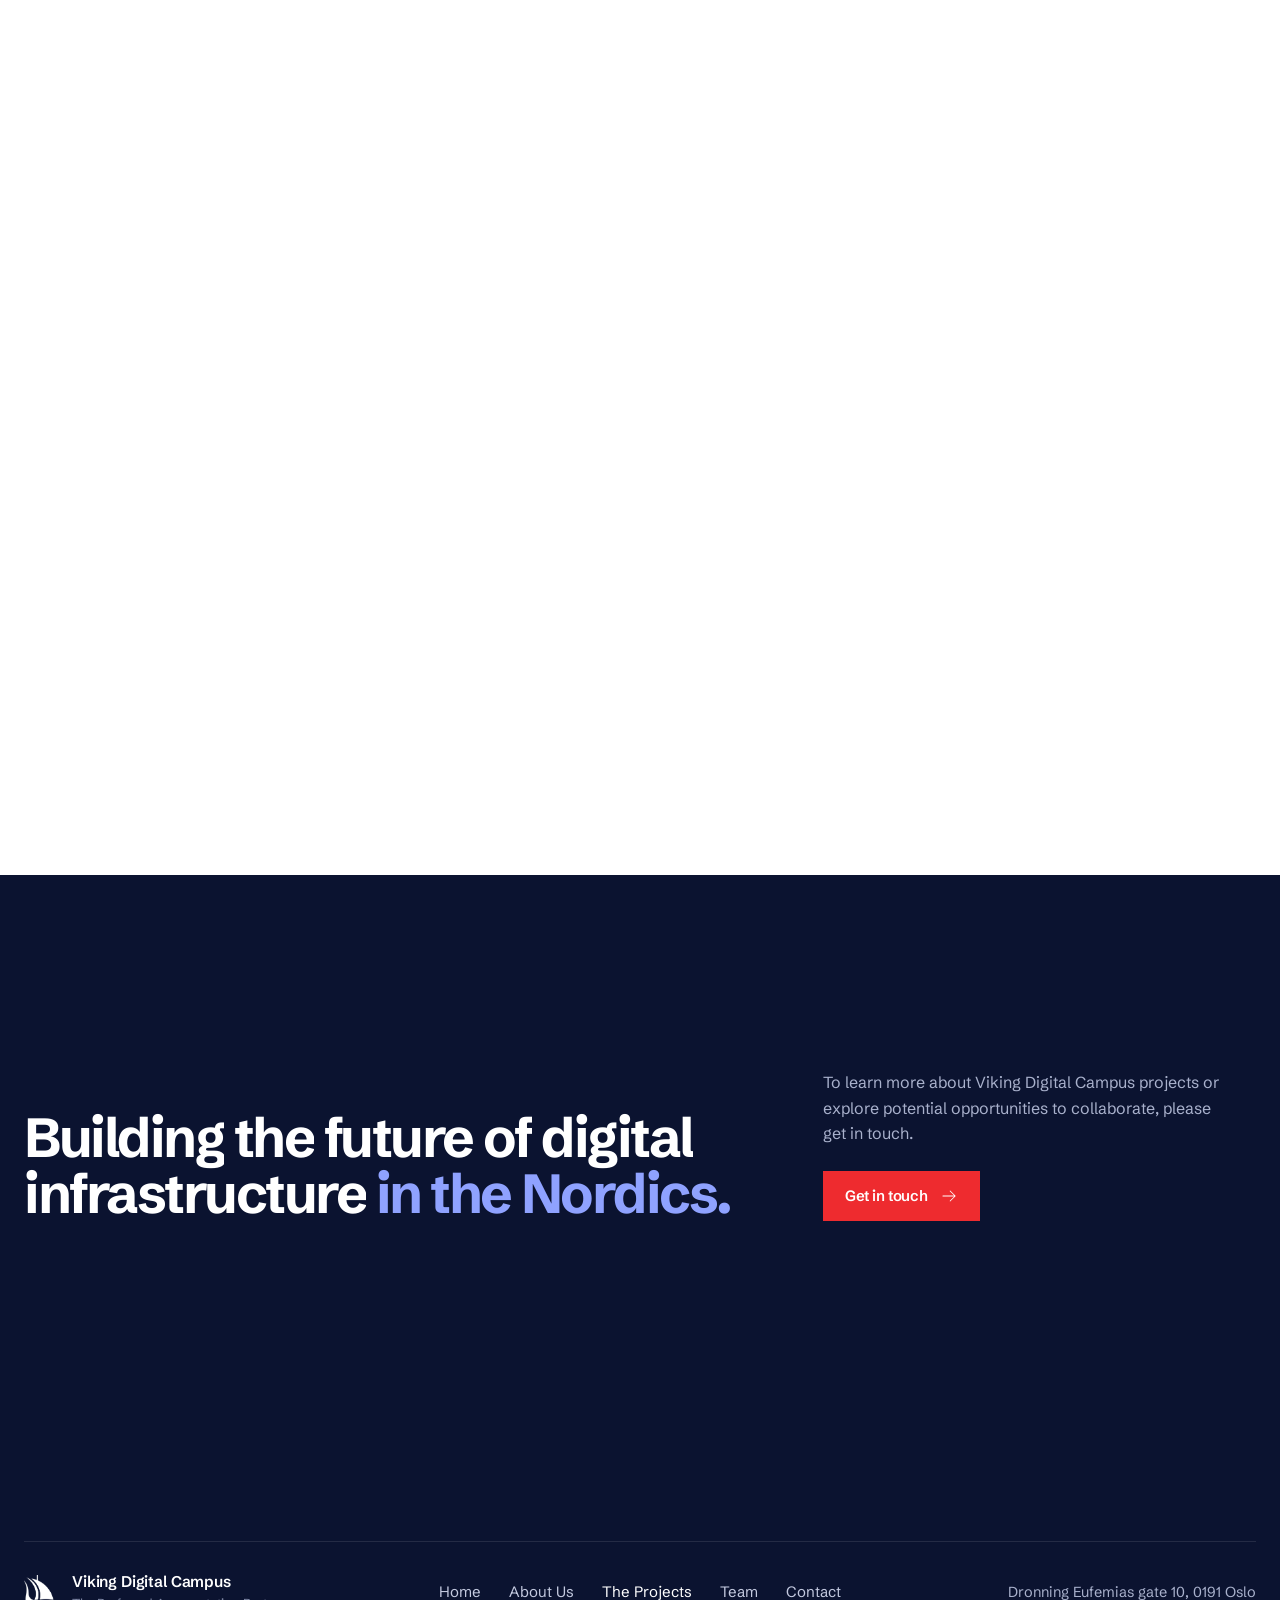
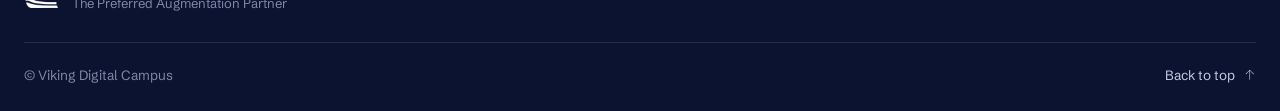
<file: projects.html>
<!doctype html>
<html lang="en">
<head>
<meta charset="utf-8">
<meta name="viewport" content="width=device-width, initial-scale=1, viewport-fit=cover">
<title>The Projects · Viking Digital Campus</title>
<meta name="claude:viewport-fit-sides" content="cover">
<meta name="description" content="Viking Digital Campus — the platform designed for the next-generation hyperscale, AI & cloud compute developments.">
<link rel="preconnect" href="https://fonts.googleapis.com"><link rel="preconnect" href="https://fonts.gstatic.com" crossorigin>
<link rel="stylesheet" href="https://fonts.googleapis.com/css2?family=Schibsted+Grotesk:wght@400;500;600;700;800&family=IBM+Plex+Mono:wght@400;500&display=swap">
<link rel="icon" href="assets/favicon.ico" sizes="any"><link rel="icon" type="image/png" sizes="32x32" href="assets/favicon-32.png"><link rel="icon" type="image/png" sizes="192x192" href="assets/favicon-192.png"><link rel="apple-touch-icon" href="assets/apple-touch-icon.png">
<link rel="stylesheet" href="site.css">
<script>document.documentElement.classList.add("js")</script>
<style>:root{padding-top:env(safe-area-inset-top,0px);padding-bottom:env(safe-area-inset-bottom,0px)}[hidden]{display:none!important}</style>
</head>
<body>
<svg width="0" height="0" style="position:absolute" aria-hidden="true"><symbol id="i-arrow-down" viewBox="0 0 256 256"><path d="M204.24,148.24l-72,72a6,6,0,0,1-8.48,0l-72-72a6,6,0,0,1,8.48-8.48L122,201.51V40a6,6,0,0,1,12,0V201.51l61.76-61.75a6,6,0,0,1,8.48,8.48Z"/></symbol><symbol id="i-arrow-right" viewBox="0 0 256 256"><path d="M220.24,132.24l-72,72a6,6,0,0,1-8.48-8.48L201.51,134H40a6,6,0,0,1,0-12H201.51L139.76,60.24a6,6,0,0,1,8.48-8.48l72,72A6,6,0,0,1,220.24,132.24Z"/></symbol><symbol id="i-arrow-up" viewBox="0 0 256 256"><path d="M204.24,116.24a6,6,0,0,1-8.48,0L134,54.49V216a6,6,0,0,1-12,0V54.49L60.24,116.24a6,6,0,0,1-8.48-8.48l72-72a6,6,0,0,1,8.48,0l72,72A6,6,0,0,1,204.24,116.24Z"/></symbol><symbol id="i-arrow-up-right" viewBox="0 0 256 256"><path d="M198,64V168a6,6,0,0,1-12,0V78.48L68.24,196.24a6,6,0,0,1-8.48-8.48L177.52,70H88a6,6,0,0,1,0-12H192A6,6,0,0,1,198,64Z"/></symbol><symbol id="i-buildings" viewBox="0 0 256 256"><path d="M240,210H222V96a14,14,0,0,0-14-14H142V32a14,14,0,0,0-21.77-11.64l-80,53.33A14,14,0,0,0,34,85.34V210H16a6,6,0,0,0,0,12H240a6,6,0,0,0,0-12ZM208,94a2,2,0,0,1,2,2V210H142V94ZM46,85.34a2,2,0,0,1,.89-1.66l80-53.34A2,2,0,0,1,130,32V210H46ZM110,112v16a6,6,0,0,1-12,0V112a6,6,0,0,1,12,0Zm-32,0v16a6,6,0,0,1-12,0V112a6,6,0,0,1,12,0Zm0,56v16a6,6,0,0,1-12,0V168a6,6,0,0,1,12,0Zm32,0v16a6,6,0,0,1-12,0V168a6,6,0,0,1,12,0Z"/></symbol><symbol id="i-check" viewBox="0 0 256 256"><path d="M228.24,76.24l-128,128a6,6,0,0,1-8.48,0l-56-56a6,6,0,0,1,8.48-8.48L96,191.51,219.76,67.76a6,6,0,0,1,8.48,8.48Z"/></symbol><symbol id="i-graphics-card" viewBox="0 0 256 256"><path d="M232,50H16a6,6,0,0,0-6,6V208a6,6,0,0,0,12,0V190H42v18a6,6,0,0,0,12,0V190H74v18a6,6,0,0,0,12,0V190h20v18a6,6,0,0,0,12,0V190H232a14,14,0,0,0,14-14V64A14,14,0,0,0,232,50Zm2,126a2,2,0,0,1-2,2H22V62H232a2,2,0,0,1,2,2ZM176,82a38,38,0,1,0,38,38A38,38,0,0,0,176,82Zm26,38a25.81,25.81,0,0,1-3.88,13.64L162.36,97.88A26,26,0,0,1,202,120Zm-52,0a25.81,25.81,0,0,1,3.88-13.64l35.76,35.76A26,26,0,0,1,150,120ZM80,82a38,38,0,1,0,38,38A38,38,0,0,0,80,82Zm26,38a25.81,25.81,0,0,1-3.88,13.64L66.36,97.88A26,26,0,0,1,106,120Zm-52,0a25.81,25.81,0,0,1,3.88-13.64l35.76,35.76A26,26,0,0,1,54,120Z"/></symbol><symbol id="i-lightning" viewBox="0 0 256 256"><path d="M213.84,118.63a6,6,0,0,0-3.73-4.25L150.88,92.17l15-75a6,6,0,0,0-10.27-5.27l-112,120a6,6,0,0,0,2.28,9.71l59.23,22.21-15,75a6,6,0,0,0,3.14,6.52A6.07,6.07,0,0,0,96,246a6,6,0,0,0,4.39-1.91l112-120A6,6,0,0,0,213.84,118.63ZM106,220.46l11.85-59.28a6,6,0,0,0-3.77-6.8l-55.6-20.85,91.46-98L138.12,94.82a6,6,0,0,0,3.77,6.8l55.6,20.85Z"/></symbol><symbol id="i-list" viewBox="0 0 256 256"><path d="M222,128a6,6,0,0,1-6,6H40a6,6,0,0,1,0-12H216A6,6,0,0,1,222,128ZM40,70H216a6,6,0,0,0,0-12H40a6,6,0,0,0,0,12ZM216,186H40a6,6,0,0,0,0,12H216a6,6,0,0,0,0-12Z"/></symbol><symbol id="i-map-pin-area" viewBox="0 0 256 256"><path d="M114,80a14,14,0,1,1,14,14A14,14,0,0,1,114,80ZM66,80a62,62,0,0,1,124,0c0,58.81-56.61,91.83-59,93.21a6,6,0,0,1-6,0C122.61,171.83,66,138.81,66,80Zm12,0c0,44.52,38.81,73.49,50,80.91,11.18-7.42,50-36.38,50-80.91A50,50,0,0,0,78,80Zm124.08,69.51a6,6,0,1,0-4.16,11.25C215.5,167.25,226,175.94,226,184c0,16.08-40.25,34-98,34s-98-17.92-98-34c0-8.06,10.5-16.75,28.08-23.24a6,6,0,1,0-4.16-11.25C30.76,158.06,18,170.31,18,184c0,13.34,12.18,25.38,34.31,33.88C72.62,225.7,99.5,230,128,230s55.38-4.3,75.69-12.12C225.82,209.38,238,197.34,238,184,238,170.31,225.24,158.06,202.08,149.51Z"/></symbol><symbol id="i-plug" viewBox="0 0 256 256"><path d="M236.24,67.76a6,6,0,0,0-8.48,0L192,103.51,152.49,64l35.75-35.76a6,6,0,0,0-8.48-8.48L144,55.51,116.24,27.76a6,6,0,1,0-8.48,8.48L115.51,44,61.13,98.38a38,38,0,0,0,0,53.75l17.13,17.12-50.5,50.51a6,6,0,1,0,8.48,8.48l50.51-50.5,17.13,17.13a38,38,0,0,0,53.74,0L212,140.49l7.76,7.75a6,6,0,0,0,8.48-8.48L200.49,112l35.75-35.76A6,6,0,0,0,236.24,67.76ZM149.13,186.38a26,26,0,0,1-36.77,0L69.62,143.64a26,26,0,0,1,0-36.77L124,52.49,203.51,132Z"/></symbol><symbol id="i-plus" viewBox="0 0 256 256"><path d="M222,128a6,6,0,0,1-6,6H134v82a6,6,0,0,1-12,0V134H40a6,6,0,0,1,0-12h82V40a6,6,0,0,1,12,0v82h82A6,6,0,0,1,222,128Z"/></symbol><symbol id="i-share-network" viewBox="0 0 256 256"><path d="M176,162a37.91,37.91,0,0,0-28.3,12.67L98.8,143.24a37.89,37.89,0,0,0,0-30.48l48.9-31.43a38,38,0,1,0-6.5-10.09L92.3,102.67a38,38,0,1,0,0,50.66l48.9,31.43A38,38,0,1,0,176,162Zm0-132a26,26,0,1,1-26,26A26,26,0,0,1,176,30ZM64,154a26,26,0,1,1,26-26A26,26,0,0,1,64,154Zm112,72a26,26,0,1,1,26-26A26,26,0,0,1,176,226Z"/></symbol><symbol id="i-stack-plus" viewBox="0 0 256 256"><path d="M238,200a6,6,0,0,1-6,6H214v18a6,6,0,0,1-12,0V206H184a6,6,0,0,1,0-12h18V176a6,6,0,0,1,12,0v18h18A6,6,0,0,1,238,200Zm-17-77.18-93,54.23L35,122.82a6,6,0,0,0-6,10.36l96,56a6,6,0,0,0,6,0l96-56a6,6,0,0,0-6-10.36ZM26,80a6,6,0,0,1,3-5.18l96-56a6,6,0,0,1,6,0l96,56a6,6,0,0,1,0,10.36l-96,56a6,6,0,0,1-6,0l-96-56A6,6,0,0,1,26,80Zm17.91,0L128,129.05,212.09,80,128,31ZM141,217.48l-13,7.57L35,170.82a6,6,0,0,0-6,10.36l96,56a6,6,0,0,0,6,0l16-9.33a6,6,0,0,0-6-10.37Z"/></symbol><symbol id="i-thermometer-cold" viewBox="0 0 256 256"><path d="M248.29,75.82l-22.58,7.33,13.95,19.21a6,6,0,1,1-9.7,7.06L216,90.21l-14,19.21a6,6,0,1,1-9.7-7.06l13.95-19.21-22.58-7.33a6,6,0,1,1,3.71-11.41L210,71.74V48a6,6,0,0,1,12,0V71.74l22.58-7.33a6,6,0,0,1,3.71,11.41ZM150,184a30,30,0,1,1-36-29.4V120a6,6,0,0,1,12,0v34.6A30.05,30.05,0,0,1,150,184Zm-12,0a18,18,0,1,0-18,18A18,18,0,0,0,138,184Zm44,0A62,62,0,1,1,82,135V48a38,38,0,0,1,76,0v87A62.06,62.06,0,0,1,182,184Zm-12,0a50.07,50.07,0,0,0-21.43-41A6,6,0,0,1,146,138V48a26,26,0,0,0-52,0v90A6,6,0,0,1,91.43,143,50,50,0,1,0,170,184Z"/></symbol><symbol id="i-x" viewBox="0 0 256 256"><path d="M204.24,195.76a6,6,0,1,1-8.48,8.48L128,136.49,60.24,204.24a6,6,0,0,1-8.48-8.48L119.51,128,51.76,60.24a6,6,0,0,1,8.48-8.48L128,119.51l67.76-67.75a6,6,0,0,1,8.48,8.48L136.49,128Z"/></symbol></svg>
<div class="veil" id="veil" aria-hidden="true"><i></i><i></i><i></i><i></i><i></i></div>
<header class="nav" id="nav">
  <div class="wrap">
    <a class="brand" href="index.html" aria-label="Viking Digital Campus — Home"><img src="assets/logo-full.png" alt="" width="36" height="35"><span>Viking Digital <em>Campus</em></span></a>
    <nav class="menu" id="menu" aria-label="Main"><a href="index.html">Home</a><a href="about.html">About Us</a><a href="projects.html" class="on">The Projects</a><a href="team.html">Team</a><a href="contact.html">Contact</a></nav>
    <a class="btn btn-red" href="contact.html">Get in touch <svg class="ic"><use href="#i-arrow-right"/></svg></a>
    <button class="burger" id="burger" aria-label="Open menu"><svg class="ic"><use href="#i-list"/></svg></button>
    <i class="prog-top"></i>
  </div>
</header>
<main>
<section class="phead"><canvas id="phfx"></canvas><div class="wrap"><div><div class="crumb mono fade-in"><a href="index.html">Viking Digital Campus</a><i></i><span>The Projects</span></div><h1 data-split>A growing portfolio of <em>Nordic digital infrastructure campuses.</em></h1><p class="lead fade-in" style="animation-delay:.35s">Viking Digital Campus is developing a multi-site platform across Norway and Finland, built to support large-scale hyperscale, AI and cloud deployments.</p></div><div><span class="mono" style="color:var(--mute);display:block;padding-bottom:10px">On this page</span><ul class="toc"><li><a href="#overview">Platform overview<svg class="ic"><use href="#i-arrow-down"/></svg></a></li><li><a href="#selection">Site selection<svg class="ic"><use href="#i-arrow-down"/></svg></a></li><li><a href="#phases">Phased development model<svg class="ic"><use href="#i-arrow-down"/></svg></a></li></ul></div></div></section>
<section class="sec" id="overview">
  <div class="wrap">
    <div class="proj rv">
      <div class="map" id="mapbox"><canvas id="map" aria-label="Dot map of Europe showing Viking Digital campus locations"></canvas><span class="ttl mono">Platform overview</span><div class="cap mono"><span>Multi-site Nordic platform</span><span>Fibre to European network corridors</span></div></div>
      <div class="ovw">
        <div class="spot"><svg class="ic"><use href="#i-map-pin-area"/></svg><h4>Multi-Site European Platform</h4><p>Anchored in the Nordics, Viking Digital's diversified portfolio of campuses across Europe enables fast and scalable deployments.</p></div>
        <div class="spot"><svg class="ic"><use href="#i-buildings"/></svg><h4>Large-Scale Development Capability</h4><p>Designed to support high-capacity, phased build-outs aligned with long-term AI demand.</p></div>
        <div class="spot"><svg class="ic"><use href="#i-plug"/></svg><h4>Power Foundations</h4><p>Built around access to abundant, reliable power.</p></div>
        <div class="spot"><svg class="ic"><use href="#i-graphics-card"/></svg><h4>AI-Ready Campus Design</h4><p>Engineered for next-generation compute, including high-density, liquid-cooled GPU and TPU environments.</p></div>
      </div>
    </div>
    <div class="portfolio rv"><p>Our portfolio is structured as a series of strategically located campuses across the Nordics. Each site has been selected based on power availability, cooling efficiency, connectivity potential and long-term scalability.</p>
      <p>The platform is designed to support phased development, allowing capacity to be brought online in line with customer demand while maintaining financial prudence and flexibility.</p></div>
  </div>
</section>
<section class="sec" id="selection" style="padding-top:0">
  <div class="wrap">
    <div class="sec-head"><div><span class="tag mono rv">Site selection</span><h2 data-split>A disciplined approach <em>to site selection.</em></h2></div><p class="rv">Every project meets the requirements of next-generation compute and long-term scalability.</p></div>
    <div class="rv"><div class="crit" style="margin-top:0">
      <div><div class="row"><svg class="ic"><use href="#i-lightning"/></svg></div><h4>Power-First Strategy</h4><p>Sites are prioritised based on access to reliable power and grid infrastructure.</p></div>
      <div><div class="row"><svg class="ic"><use href="#i-thermometer-cold"/></svg></div><h4>Cooling Efficiency</h4><p>Locations maximise the use of natural climate and, where possible, access to cold coastal water.</p></div>
      <div><div class="row"><svg class="ic"><use href="#i-stack-plus"/></svg></div><h4>Scalability</h4><p>Campuses are designed for phased expansion, allowing infrastructure to grow over time.</p></div>
      <div><div class="row"><svg class="ic"><use href="#i-share-network"/></svg></div><h4>Connectivity Potential</h4><p>Sites are aligned with fibre routing and access to major European network corridors.</p></div>
    </div></div>
  </div>
</section>
<section class="phx" id="phases">
  <div class="phx-pin">
    <div class="wrap phx-in">
      <div class="phx-head">
        <div><span class="tag mono">Phased Development Model</span><h2>From land readiness <em>to live compute.</em></h2></div>
        <p>This phased approach allows Viking Digital Campus to deliver infrastructure efficiently while maintaining flexibility and financial discipline.</p>
      </div>
      <div class="phx-grid">
        <ol class="phx-list" id="phlist">
          <li class="on"><span class="n">01</span><div><h3>Site Preparation</h3><div class="d"><p>Land, infrastructure planning and permitting readiness.</p></div></div></li>
          <li><span class="n">02</span><div><h3>Power &amp; Infrastructure Alignment</h3><div class="d"><p>Grid integration, site servicing and technical preparation.</p></div></div></li>
          <li><span class="n">03</span><div><h3>Campus Delivery</h3><div class="d"><p>Core and shell construction aligned with customer demand.</p></div></div></li>
          <li><span class="n">04</span><div><h3>Operational Infrastructure</h3><div class="d"><p>Deployment of compute environments and long-term operations.</p></div></div></li>
        </ol>
        <div class="phx-stage"><canvas id="phcanvas" aria-label="The campus assembling phase by phase: site survey, power and services, halls, live operations"></canvas>
          <div class="phx-meter mono"><span id="phk">Phase 1 / 4</span><span class="bar"><i id="phbar"></i></span></div></div>
      </div>
    </div>
  </div>
</section>



</main>
<footer class="ft3" id="footer">
  <div class="wrap">
    <div class="ft3-cta">
      <h2 data-split>Building the future of digital infrastructure <em>in the Nordics.</em></h2>
      <div class="ft3-cta-r"><p>To learn more about Viking Digital Campus projects or explore potential opportunities to collaborate, please get in touch.</p><a class="btn btn-red" href="contact.html">Get in touch <svg class="ic"><use href="#i-arrow-right"/></svg></a></div>
    </div>
    <div class="ftdots" id="ftdots" aria-hidden="true"><canvas></canvas></div>
    <div class="ft3-row">
      <a class="ft3-brand" href="index.html"><img src="assets/logo-white.png" alt="" width="30" height="29"><span><b>Viking Digital Campus</b><small>The Preferred Augmentation Partner</small></span></a>
      <nav class="ft3-nav" aria-label="Footer"><a href="index.html">Home</a><a href="about.html">About Us</a><a href="projects.html" class="on">The Projects</a><a href="team.html">Team</a><a href="contact.html">Contact</a></nav>
      <address class="ft3-addr">Dronning Eufemias gate 10, 0191 Oslo</address>
    </div>
    <div class="ft3-bot"><span>© Viking Digital Campus</span><a class="up" href="#top">Back to top <svg class="ic"><use href="#i-arrow-up"/></svg></a></div>
  </div>
</footer>
<div class="drawer" id="drawer" aria-hidden="true"><div class="scrim" id="scrim"></div><aside class="panel" role="dialog" aria-modal="true" aria-labelledby="d-name" style="position:relative"><button class="close" id="dclose" aria-label="Close"><svg class="ic"><use href="#i-x"/></svg></button><div id="dbody"></div></aside></div>
<script>window.__IMG={'team-tor':'assets/team-tor.webp','team-venkat':'assets/team-venkat.webp','team-lauren':'assets/team-lauren.webp','team-david':'assets/team-david.webp','team-joakim':'assets/team-joakim.webp','team-bjorn':'assets/team-bjorn.webp','team-joe':'assets/team-joe.webp','team-reza':'assets/team-reza.webp','team-glauco':'assets/team-glauco.webp','team-knut':'assets/team-knut.webp'};window.__EU={"rows":"000000002222222222222222222222222222222222222222200022200000000000000000000000000000000000000000000000000000000000000000000000000000000222002222222222,000000000222222222222222222222222222222222222222220022200000000000000000000000000000000000000000000000000000000000000000000000000000000020002222222222,000000022222222222222222222222222222222222222222222002000000000000000000000000000000000000000000000000000000000000000000000000000000000000022222222222,000000022222222222222222222222222222222222222222222220000000000000000000000000000000000000000000000000000000000000000000000000000000000000022222222222,000000022222222222222222222222222222220022222222222000000000000000000000000000000000000000000000000000000000000000000000000000000000000000022222222222,000000222222222222222222202202222222000000002222000000000000000000000000000000000000000000000000000000000000101011000000000000000002222200222222222222,000002222222222222222220000022202200000000000000000000000000000000000000000000000000000000000000000000000001011111100000000000000000022000222222222222,000000222222222222222220000020000000000000000000000000000000000000000000000000000000000000000000000000000111011110002200000000000000022000022222222222,000000222222222222222000000000000000000000000000000000000000000000000000000000000000000000000000000000000011011111012222222220000000002000222222222222,000000222222222220200000000000000000000000000000000000000000000000000000000000000000000000000000000000001111111111122222222222222000002222222222222222,000000002222222220000000000000000000000000000000000000000000000000000000000000000000000000000000000001001111111111222222222222222200000222222222222222,000000022222222000000000000000000000000000000000000000000000000000000000000000000000000000000000000000111111111111222222222222222220000022222222222222,000000022222222000000000000000000000000000000000000000000000000000000000000000000000000000000000000001111111111111222222222222222220002022222222222222,000000022222200000000000000000000000000000000000000000000000000000000000000000000000000000000000000101111111111111222222222222222220022222222222222222,000000022222000000000000000000000000000000000000000000000000000000000000000000000000000000000000010011112111111111112222222222222220022222222222222222,000000002200000000000000000000000000000000000001000000000000000000000000000000000000000000000000101011122221111111111222222222222200222222222222222222,000000000000000000000000000000000000000000001111000000000000000000000000000000000000000000000000010012222222111111112222022222222000222222222222222222,000000000000000000000000000000000000000000001111000000000000000000000000000000000000000000000001101112222222111111112222220000000000222222222222222222,000000000000000000000000000000000000000000000001010110010000000000000000000000000000000000000010011222222222211111112222222200000000022222222222222222,000000000000000000000000000000000000000000011011111111111000000000000000000000000000000000000000001222222222211111111222222220000000022222222222222222,000000000000000000000000000000000000000000000111111111111000000000000000000000000000000000000000011222222222221111111122222220000222222222222222222222,000000000000000000000000000000000000000000000011111111111000000000000000000000000000000000000000111222222222211111111112222222000222222222222222222222,000000000000000000000000000000000000000000000111111111111100000000000000000000000000000000000000111222222222221111111112222222000002222222222222222222,000000000000000000000000000000000000000000001111111111111100000000000000000000000000000000000001112222222222222111111112222222202002222222222222222222,000000000000000000000000000000000000000000000011111111111000000000000000000000000000000000000000112222222222000001111112222222222222222222222222222222,000000000000000000000000000000000000000000000011111111110000000000000000000000000000000000000011122222222222000001111111222222222222222222222222222222,000000000000000000000000000000000000000000000000110000000000000000000000000000000000000000000111122222222220000011111111122222222222222222222222222222,000000000000000000000000000000000000000000000000000000000000000000000000000000000000000000000011122222222220000011111111122222222222222222222222222222,000000000000000000000000000000000000000000000000000000000000000000000000000000000000000000000011122222222222000111111111122222222222222222222222222222,000000000000000000000000000000000000000000000000000000000000000000000000000000000000000000000111122222222222000111111111111222222222222222222222222222,000000000000000000000000000000000000000000000000000000000000000000000000000000000000000000001111122222222220000111111111111122222222222222222222222222,000000000000000000000000000000000000000000000000000000000000000000000000000000000000000000001111122222222220001111111111111122222222222222222222222222,000000000000000000000000000000000000000000000000000000000000000000000000000000000000000000011112222222222200001111111111111222222222222222222222222222,000000000000000000000000000000000000000000000000000000000000000000000000000000000000000000011122222222222000011111111111111222222222222222222222222222,000000000000000000000000000000000000000000000000000000000000000000000000000000000000000001111122222222220000111111111111111222222222222222222222222222,000000000000000000000000000000000000000000000000000000000000000000000000000000000000000111111112222222200000011111111111112222222222222222222222222222,000000000000000000000000000000000000000000000000000000000000000000000000000000000000001111111112222222200000011111111111112222222222222222222222222222,000000000000000000000000000000000000000000000000000000000000000000000000000000000000011111111112222222200000011111111111122222222222222222222222222222,000000000000000000000000000000000000000000000000000000000000000020000000000000000000111111111112222222200000001111111111122222222222222222222222222222,000000000000000000000000000000000000000000000000000000000000000000000000000000000001011111111112222222200000001111111111102222222222222222222222222222,000000000000000000000000000000000000000000000000000000000000000000000000000000000001111111111112222222200000001111111100000002222222222222222222222222,000000000000000000000000000000000000000000000000000000000000000000000000000000000001111111111111222222200000001111111000000222222222222222222222222222,000000000000000000000000000000000000000000000000000000000000000000000000010000000001110111111112222222200000000111110000002222222222222222222222222222,000000000000000000000000000000000000000000000000000000000000000000000000100000000001111111111112222222222000000001000022222222222222222222222222222222,000000000000000000000000000000000000000000000000000000000000000000000000000000000001101111111111222222222200000000002222222222222222222222222222222222,000000000000000000000000000000000000000000000000000000000000000000000000000000000000111111111111222222222200000000022222222222222222222222222222222222,000000000000000000000000000000000000000000000000000000000000000000000000000000000001111111111112222222222200000000022222222222222222222222222222222222,000000000000000000000000000000000000000000000000000000000000000000000000000000000001111111110122222222222200000000022222222222222222222222222222222222,000000000000000000000000000000000000000000000000000000000000000000000000000000000001011111110112222222222000000002000222222222222222222222222222222222,000000000000000000000000000000000000000000000000000000000000001001111000000000000000111111100022222222200000000000000222222222222222222222222222222222,000000000000000000000000000000000000000000000000000000000000010001110000000000000000111111000022222222200000000000000222222222222222222222222222222222,000000000000000000000000000000000000000000000000000000000000001011100000000000000000011110000022222222200002000002200222222222222222222222222222222222,000000000000000000000000000000000000000000000000000000000000101011111100000000000000000000000022222222200020000022220222222222222222222222222222222222,000000000000000000000000000000000000000000000000000000000000000111111100000000000000000000000002222222220020000022222222222222222222222222222222222222,000000000000000000000000000000000000000000000000000000000000010111111100000000000000000000022002222222200000000022222222222222222222222222222222222222,000000000000000000000000000000000000000000000000000000000000001111111000000000000000000000220000222222200000000022222222222222222222222222222222222222,000000000000000000000000000000000000000000000000000000000000001111110000000000000000000002220000022222200000000022222222222222222222222222222222222222,000000000000000000000000000000000000000000000000000000000000010011000000000000000000000022222000022222200000000022222222222222222222222222222222222222,000000000000000000000000000000000000000000000000000000000000001011111000000000000000000022220000022220000000000002222222222222222222222222222222222222,000000000000000000000000000000000000000000000000000000000221100011111100000000000000000022220002222200000000000002222222222222222222222222222222222222,000000000000000000000000000000000000000000000000000000000211110111111100000000000000000022200022022200000000000002222222222222222222222222222222222222,000000000000000000000000000000000000000000000000000002222111110000111100000000000000000002202022000002000000000222222222222222222222222222222222222222,000000000000000000000000000000000000000000000000000002222222110000111100000000000000000002220202200000000022000222222222222222222222222222222222222222,000000000000000000000000000000000000000000000000000002222222000200111110000000000000000001110020001000002222222222222222222222222222222222222222222222,000000000000000000000000000000000000000000000000000000222222000000011111000000000000000000110000011000022222222222222222222222222222222222222222222222,000000000000000000000000000000000000000000000000000002222222000000111111000000000000000000111101111102222222222222222222222222222222222222222222222222,000000000000000000000000000000000000000000000000000000222222000111111111000000000000000001111111111122222222222222222222222222222222222222222222222222,000000000000000000000000000000000000000000000000000222222222000111111111100000000000001101111111111112222222222222222222222222222222222222222222222222,000000000000000000000000000000000000000000000000000222222220000011111111000000000002221111111111111112222222222222222222222222222222222222222222222222,000000000000000000000000000000000000000000000000000022200000000111111111111000000022221111111111111112222222222222222222222222222222222222222222222222,000000000000000000000000000000000000000000000000000000000000011111111111111000000222221111111111111112222222222222222222222222222222222222222222222222,000000000000000000000000000000000000000000000000000000000000010111111111111000000222221111111111111111222222222222222222222222222222222222222222222222,000000000000000000000000000000000000000000000000000000000000000010111111110000002222211111111111111111222222222222222222222222222222222222222222222222,000000000000000000000000000000000000000000000000000000000000001101111111100000022222111111111111111111222222222222222222222222222222222222222222222222,000000000000000000000000000000000000000000000000000000000000001111111111110000202222111111111111111111122222222222222222222222222222222222222222222222,000000000000000000000000000000000000000000000000000000000000111100110111100222222222111111111111111112122222222222222222222222222222222222222222222222,000000000000000000000000000000000000000000000000000000000000000000000000002222222222111111111111111122222222222222222222222222222222222222222222222222,000000000000000000000000000000000000000000000000000000000000000000000000002222222222111111111111111222222222222222222222222222222222222222222222222222,000000000000000000000000000000000000000000000000000000000000000000000000002222222222111111111111122222222222222222222222222222222222222222222222222222,000000000000000000000000000000000000000000000000000000000000000000020002222222222222111111111111112222222222222222222222222222222222222222222222222222,000000000000000000000000000000000000000000000000000000000000000000022202222222222222211111111111112222222222222222222222222222222222222222222222222220,000000000000000000000000000000000000000000000000000000000000020200022222222222222222211111111111111222222222222222222222222222222222222222222200222222,000000000000000000000000000000000000000000000000000000000000022222222222222222222222222111111111111122222222222222222222222222222222222222220022200222,000000000000000000000000000000000000000000000000000000000000222222222222222222222222222211111111111112222222222222222222222222222222222222220000002222,000000000000000000000000000000000000000000000000000000000000002222222222222222222222222211111111111122222222222222222222222222222222222222220000022222,000000000000000000000000000000000000000000000000000000000000000222222222222222222222222111111111111222222222222222222222222222222222222222200000000022,000000000000000000000000000000000000000000000000000000000000000022222222222222222222222111111111111222222222222222222222222222222222222222000000000022,000000000000000000000000000000000000000000000000000000000000000002222222222222222222222122211111222222222222222222222222222222222222222222200000000000,000000000000000000000000000000000000000000000000000000000000000002222222222222222222222222222222222222222222222222222222222222222222222222200000000000,000000000000000000000000000000000000000000000000000000000000000002222222222222222222222222222221112222222222222222222222222222222222222222000000000000,000000000000000000000000000000000000000000000000000000000000000000022222222222222222222222222211111112222222222222222222222222222222222222000000000000,000000000000000000000000000000000000000000000000000000000000000000022222222222222222222222222111111112222222222222222222222222222222222220000000000000,000000000000000000000000000000000000000000000000000000000000000000022222222222222222222211211111111112222222222222222222222222222222222222000000000000,000000000000000000000000000000000000000000000000000000000000000000022222222222222222211111111111111100222222222222222222222222222222222222000000000000,000000000000000000000000000000000000000000000000000000000000000000202222222222222222221111111111110002202222222222222222222222222222222220000000000000,000000000000000000000000000000000000000000000000000000000000000000222222222222222222221111111111110000200222222222222222222222222222222220000000000000,000000000000000000000000000000000000000000000000111000000000000000222222222222222222211111111111110000020222222222222222222222222222222220000000000002,000000000000000000000000000000000000000000000011111111000000000000222222222222222222211111111111110000000222222222222222222222222222222220000000000022,000000000000000000000000000000000000000000000011111111111000000002222222222222222222221110011111111000000022222222222222222222222222222220000000000222,000000000000000000000000000000000000000000000011111111111111110002222222222222222222222110000111111100000002222222222222222222222222222222000000000222,000000000000000000000000000000000000000000000011111111111111111112222222222222222222220000000011111111000000022222222222222222222222222222200000222222,000000000000000000000000000000000000000000000011111111111111111111222222222220000222200000000011111111000000000022222222222222222222222222222022222222,000000000000000000000000000000000000000000000011111111111111111111112222222200000002000000000011111111100000000000222222222222222222222222200002222222,000000000000000000000000000000000000000000000011111111111111111111111111222200000000000000020001111111100000000000002222222222222222222222000222222222,000000000000000000000000000000000000000000000011111111111111111111111111112100000000000000220000111111110000000000000222222222222222222220002222222222,000000000000000000000000000000000000000000000111111111111111111111111111111100000000000000220000011111111100100000000222222222222200000022222222222222,000000000000000000000000000000000000000000000111111111111111111111111111111100000000000000220000000111111111000000000222222222222000000222222222222222,000000000000000000000000000000000000000000001111111111111111111111111111110000000000000000220000000011111111110000000022222222222000000222222222222222,000000000000000000000000000000000000000000001111111111111111111111111110000000000000000000000000000000011111111100000222222222000200000022222222222222,000000000000000000000000000000000000000000011111111111111111111111111000000000000000000000010000000000001111111111000022222222200000000020222222222222,000000000000000000000000000000000000000000111111111111111111111111111000000000000000000001110000000000000011111000100002222222200000000000222222222222,000000000000000000000000000000000000000000111111111111111111111111110000000000000000000001111000000000000011111000100000222222202200000000222222222222,000000000000000000000000000000000000000000111111111111111111111111100000000000000000000001110000000000000000111000000000022222222000000022222222222222,000000000000000000000000000000000000000000011111111111111111111111000000001000000000000001111000000000000000011100000000000222222020000000002222222222,000000000000000000000000000000000000000000011111111111111111111111000000001100000000000001110000000000000000011100000000000222222220200000002222222222,000000000000000000000000000000000000000000011111111111111111111111000010000000000000000001110000000000000000001100000000000202000220000000000222222222,000000000000000000000000000000000000000000111111111111111111111111100000000000000000000000100000000000000000011000000000022022222000000000000002002220,000000000000000000000000000000000000000000111111111111111111111110000000000000000000000000000000000000000000011000000000002022220200000002000000000000,000000000000000000000000000000000000000000001001111111111111111110000000000000000000000000000000000000000000010000000000000002222000000000000002000000,000000000000000000000000000000000000000000000000111111111111111100000000000000000000000000000000000011111111000000000000000002222200000000000000000000,000000000000000000000000000000000000000000000000111111111111110000000000000000000000000000000000000011111111000000000000000000200200000000000000000000,000000000000000000000000000000000000000000000000011111111111100000000000000000000000000000000000000000111111000000000000000000000000000000000000000000,000000000000000000000000000000000000000000000000011000000000000000000000000000000000000000002000000000000111000000000000000000000000000000000000000000,000000000000000000000000000000000000000000000000000000000000000000000000000000000002002000222200200000000001000000000000000000000000220222020000000000,000000000000000000000000000000000000000000000000022000000000000000002222222222220222222222222222000000000000000000000000000000000000222222000000000000,000000000000000100000000000000000000000000000000222000000000000000222222222222222222222222222220000000000000000000000000000000000000000000000000000000,000000000000000000000000000000000000000000000002222200000000000222222222222222222222222222222220000000000000000000000000000000000000000000000000000000,000000000000000000000000000000000000000000000002222222222000002222222222222222222222222222222222000000000000000000000000000000000000000000000000000000,000000000000000000000000000000000000000000000022222222222222222222222222222222222222222222222222200000000000000000000000000000000000000000000000000000,000000000000000000000000000000000000000000000222222222222222222222222222222222222222222222222222200000000000000000000000000000000000000000000000000000","pins":[["Norway",0.5695,0.2907],["Norway",0.5873,0.2779],["Norway",0.6116,0.2643],["Norway",0.5582,0.3163],["Finland",0.7415,0.1829],["Finland",0.7538,0.199],["Finland",0.7433,0.2269],["Spain",0.3108,0.7756],["Spain",0.3626,0.783],["Spain",0.4101,0.8083],["Portugal",0.29,0.8808],["United Kingdom",0.4646,0.4751],["United Kingdom",0.447,0.5112],["Germany",0.6104,0.5486],["Italy",0.649,0.7666],["Iceland",0.3349,0.1476]]};</script>
<script src="app.js"></script>
</body>
</html>
</file>
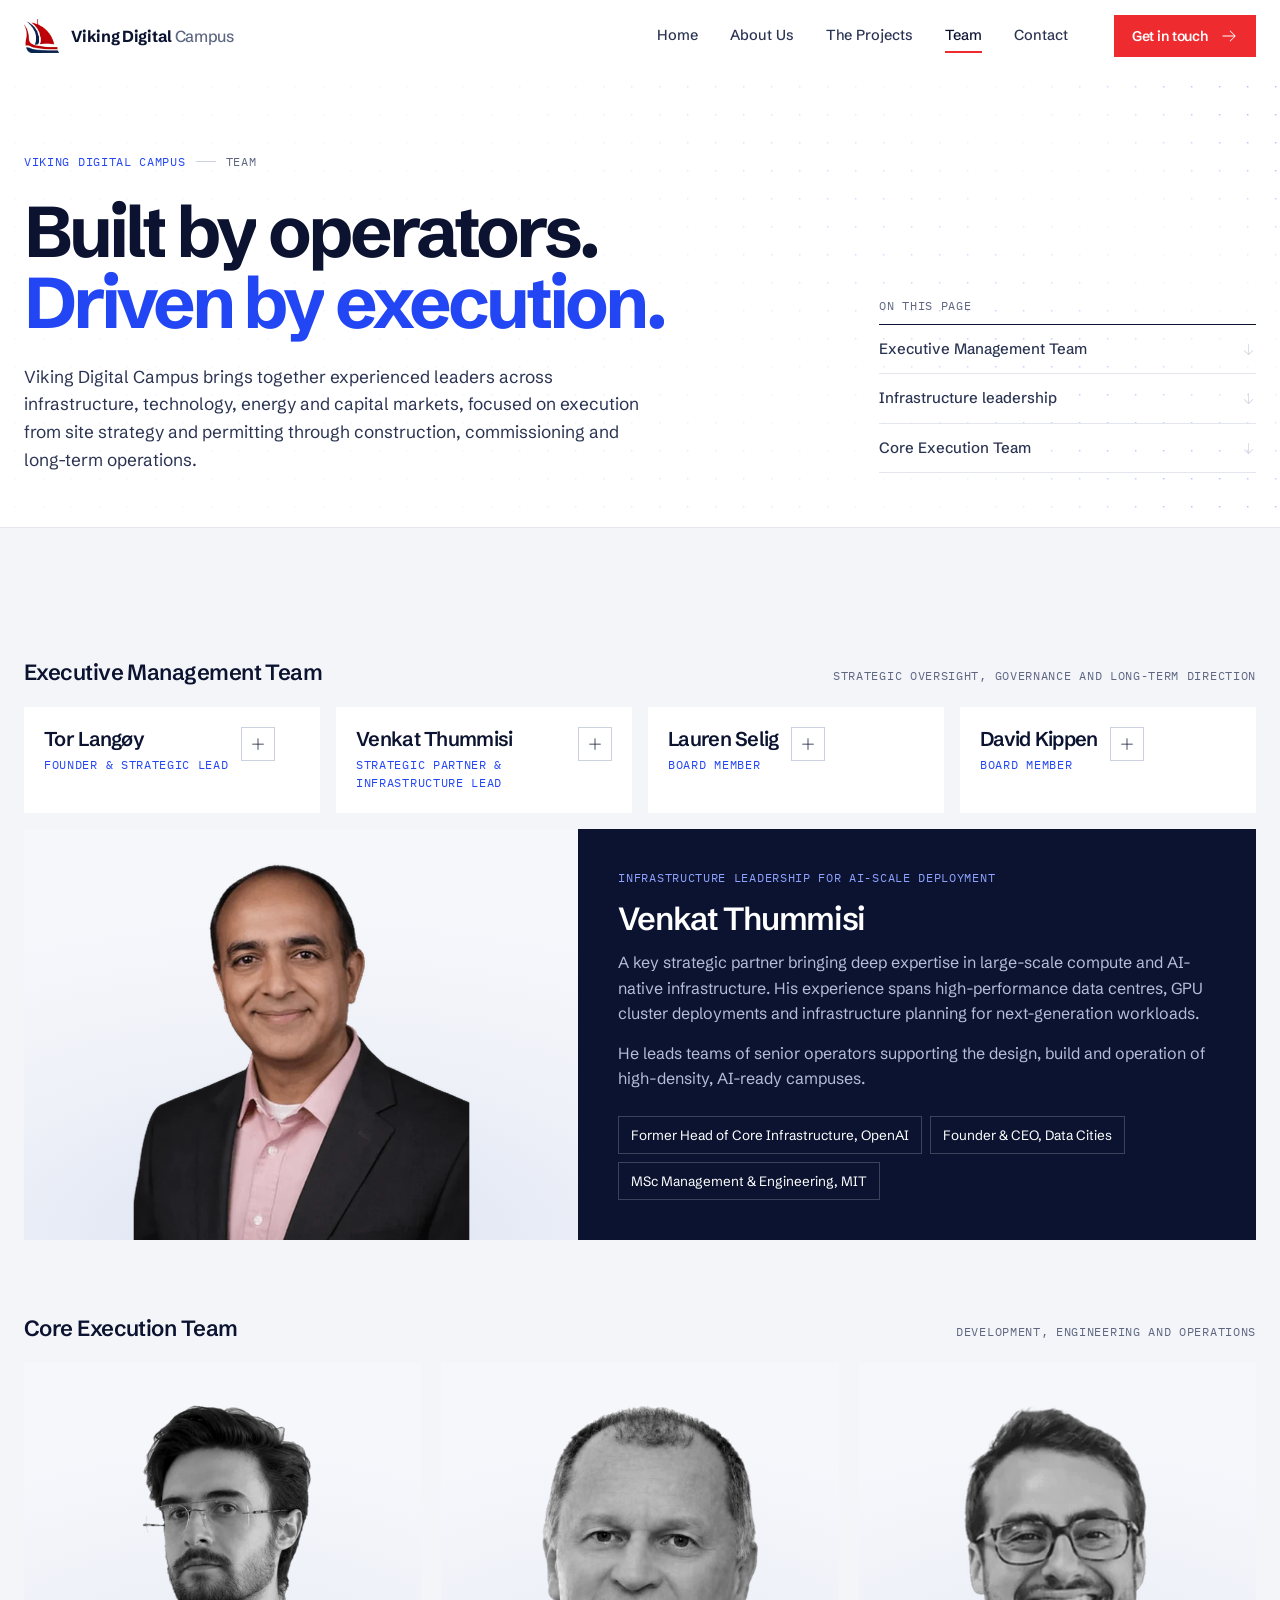
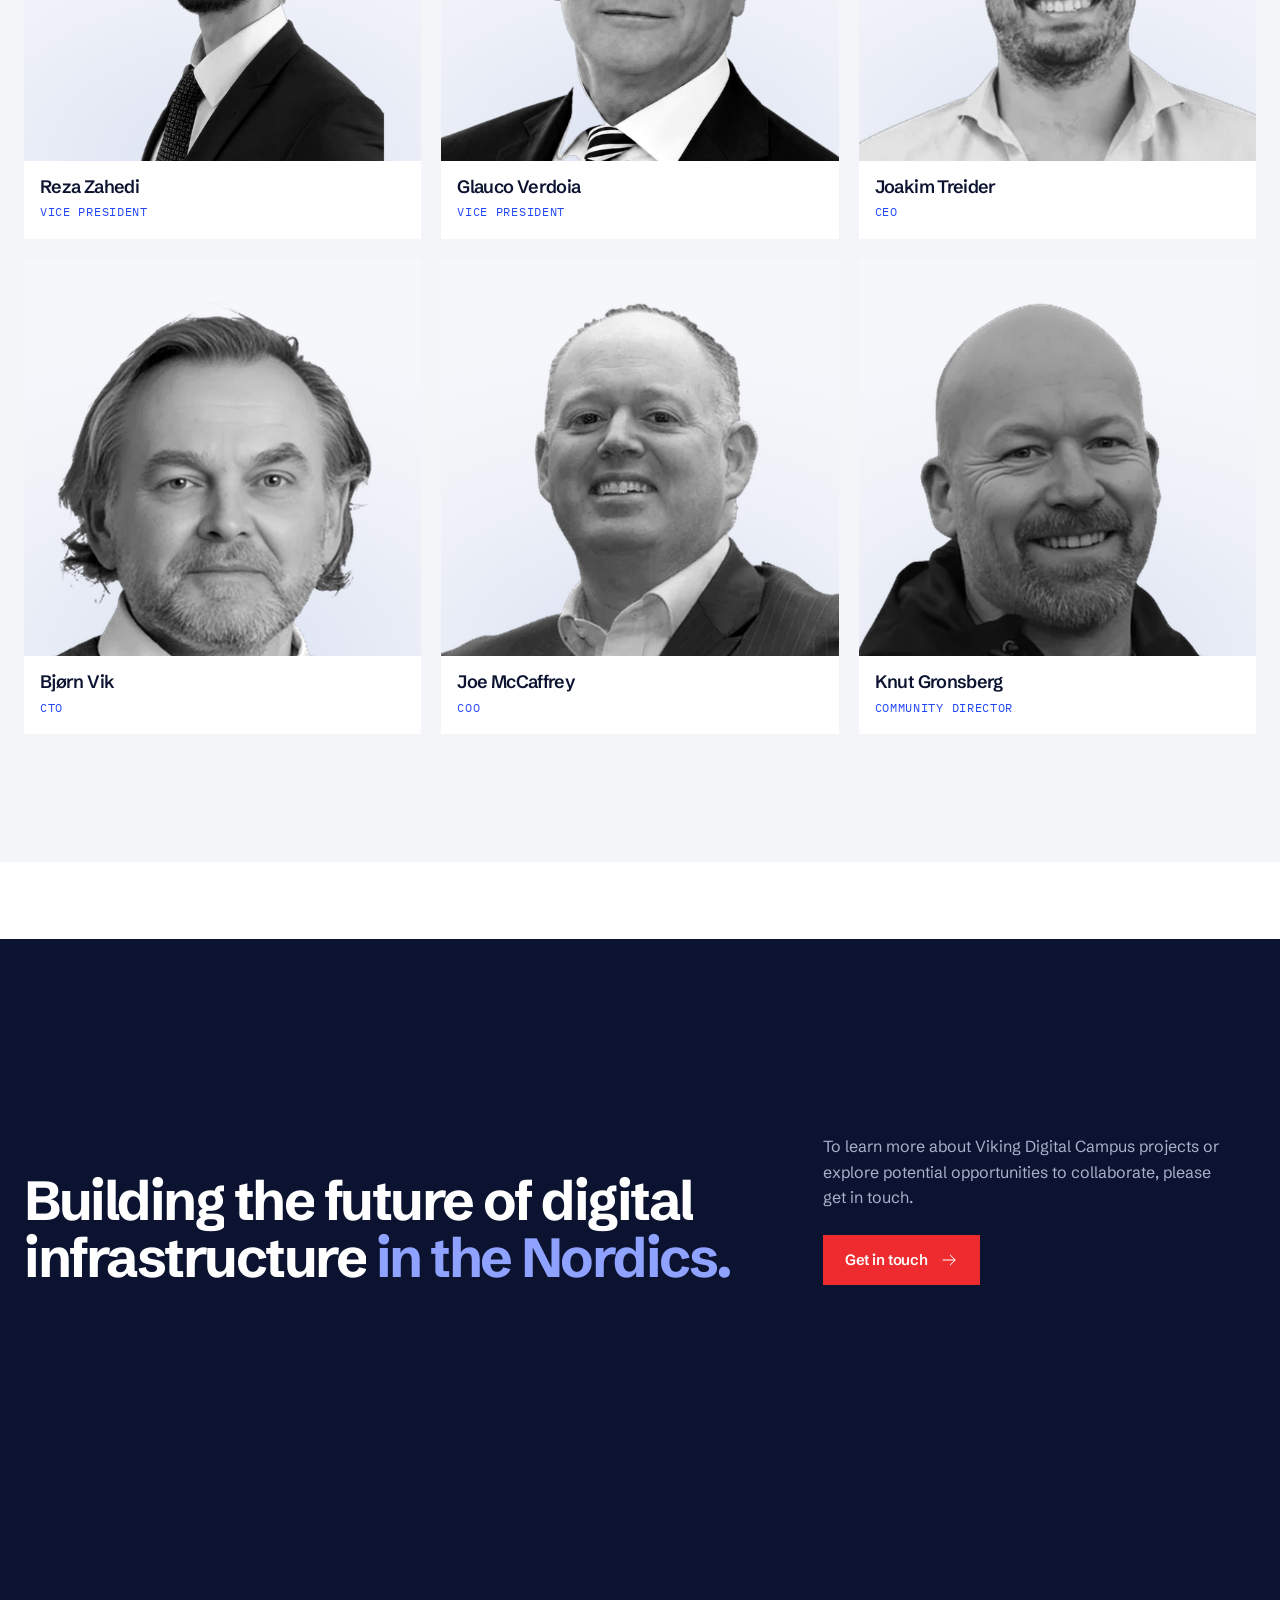
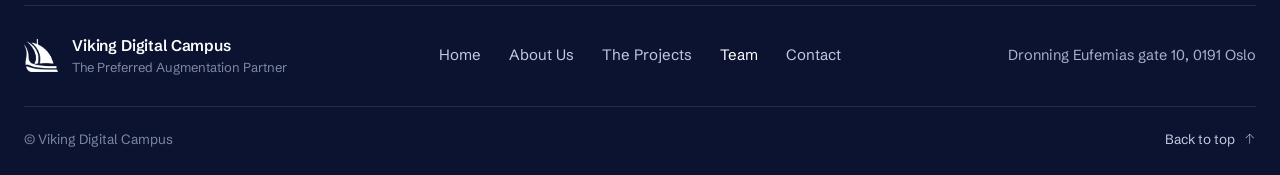
<file: team.html>
<!doctype html>
<html lang="en">
<head>
<meta charset="utf-8">
<meta name="viewport" content="width=device-width, initial-scale=1, viewport-fit=cover">
<title>Team · Viking Digital Campus</title>
<meta name="claude:viewport-fit-sides" content="cover">
<meta name="description" content="Viking Digital Campus — the platform designed for the next-generation hyperscale, AI & cloud compute developments.">
<link rel="preconnect" href="https://fonts.googleapis.com"><link rel="preconnect" href="https://fonts.gstatic.com" crossorigin>
<link rel="stylesheet" href="https://fonts.googleapis.com/css2?family=Schibsted+Grotesk:wght@400;500;600;700;800&family=IBM+Plex+Mono:wght@400;500&display=swap">
<link rel="icon" href="assets/favicon.ico" sizes="any"><link rel="icon" type="image/png" sizes="32x32" href="assets/favicon-32.png"><link rel="icon" type="image/png" sizes="192x192" href="assets/favicon-192.png"><link rel="apple-touch-icon" href="assets/apple-touch-icon.png">
<link rel="stylesheet" href="site.css">
<script>document.documentElement.classList.add("js")</script>
<style>:root{padding-top:env(safe-area-inset-top,0px);padding-bottom:env(safe-area-inset-bottom,0px)}[hidden]{display:none!important}</style>
</head>
<body>
<svg width="0" height="0" style="position:absolute" aria-hidden="true"><symbol id="i-arrow-down" viewBox="0 0 256 256"><path d="M204.24,148.24l-72,72a6,6,0,0,1-8.48,0l-72-72a6,6,0,0,1,8.48-8.48L122,201.51V40a6,6,0,0,1,12,0V201.51l61.76-61.75a6,6,0,0,1,8.48,8.48Z"/></symbol><symbol id="i-arrow-right" viewBox="0 0 256 256"><path d="M220.24,132.24l-72,72a6,6,0,0,1-8.48-8.48L201.51,134H40a6,6,0,0,1,0-12H201.51L139.76,60.24a6,6,0,0,1,8.48-8.48l72,72A6,6,0,0,1,220.24,132.24Z"/></symbol><symbol id="i-arrow-up" viewBox="0 0 256 256"><path d="M204.24,116.24a6,6,0,0,1-8.48,0L134,54.49V216a6,6,0,0,1-12,0V54.49L60.24,116.24a6,6,0,0,1-8.48-8.48l72-72a6,6,0,0,1,8.48,0l72,72A6,6,0,0,1,204.24,116.24Z"/></symbol><symbol id="i-arrow-up-right" viewBox="0 0 256 256"><path d="M198,64V168a6,6,0,0,1-12,0V78.48L68.24,196.24a6,6,0,0,1-8.48-8.48L177.52,70H88a6,6,0,0,1,0-12H192A6,6,0,0,1,198,64Z"/></symbol><symbol id="i-check" viewBox="0 0 256 256"><path d="M228.24,76.24l-128,128a6,6,0,0,1-8.48,0l-56-56a6,6,0,0,1,8.48-8.48L96,191.51,219.76,67.76a6,6,0,0,1,8.48,8.48Z"/></symbol><symbol id="i-list" viewBox="0 0 256 256"><path d="M222,128a6,6,0,0,1-6,6H40a6,6,0,0,1,0-12H216A6,6,0,0,1,222,128ZM40,70H216a6,6,0,0,0,0-12H40a6,6,0,0,0,0,12ZM216,186H40a6,6,0,0,0,0,12H216a6,6,0,0,0,0-12Z"/></symbol><symbol id="i-plus" viewBox="0 0 256 256"><path d="M222,128a6,6,0,0,1-6,6H134v82a6,6,0,0,1-12,0V134H40a6,6,0,0,1,0-12h82V40a6,6,0,0,1,12,0v82h82A6,6,0,0,1,222,128Z"/></symbol><symbol id="i-x" viewBox="0 0 256 256"><path d="M204.24,195.76a6,6,0,1,1-8.48,8.48L128,136.49,60.24,204.24a6,6,0,0,1-8.48-8.48L119.51,128,51.76,60.24a6,6,0,0,1,8.48-8.48L128,119.51l67.76-67.75a6,6,0,0,1,8.48,8.48L136.49,128Z"/></symbol></svg>
<div class="veil" id="veil" aria-hidden="true"><i></i><i></i><i></i><i></i><i></i></div>
<header class="nav" id="nav">
  <div class="wrap">
    <a class="brand" href="index.html" aria-label="Viking Digital Campus — Home"><img src="assets/logo-full.png" alt="" width="36" height="35"><span>Viking Digital <em>Campus</em></span></a>
    <nav class="menu" id="menu" aria-label="Main"><a href="index.html">Home</a><a href="about.html">About Us</a><a href="projects.html">The Projects</a><a href="team.html" class="on">Team</a><a href="contact.html">Contact</a></nav>
    <a class="btn btn-red" href="contact.html">Get in touch <svg class="ic"><use href="#i-arrow-right"/></svg></a>
    <button class="burger" id="burger" aria-label="Open menu"><svg class="ic"><use href="#i-list"/></svg></button>
    <i class="prog-top"></i>
  </div>
</header>
<main>
<section class="phead"><canvas id="phfx"></canvas><div class="wrap"><div><div class="crumb mono fade-in"><a href="index.html">Viking Digital Campus</a><i></i><span>Team</span></div><h1 data-split>Built by operators. <em>Driven by execution.</em></h1><p class="lead fade-in" style="animation-delay:.35s">Viking Digital Campus brings together experienced leaders across infrastructure, technology, energy and capital markets, focused on execution from site strategy and permitting through construction, commissioning and long-term operations.</p></div><div><span class="mono" style="color:var(--mute);display:block;padding-bottom:10px">On this page</span><ul class="toc"><li><a href="#executive">Executive Management Team<svg class="ic"><use href="#i-arrow-down"/></svg></a></li><li><a href="#infrastructure">Infrastructure leadership<svg class="ic"><use href="#i-arrow-down"/></svg></a></li><li><a href="#core">Core Execution Team<svg class="ic"><use href="#i-arrow-down"/></svg></a></li></ul></div></div></section>
<section class="sec team-band" id="executive" style="border-top:0">
  <div class="wrap">
    <div class="subhead rv"><h3>Executive Management Team</h3><span class="mono">Strategic oversight, governance and long-term direction</span></div>
    <div class="exec rv" id="exec"></div>
    <div id="infrastructure" style="scroll-margin-top:90px"><div class="infra rv" id="infra"></div></div>
    <div class="subhead rv" id="core" style="margin-top:72px;scroll-margin-top:90px"><h3>Core Execution Team</h3><span class="mono">Development, engineering and operations</span></div>
    <div class="core rv" id="coregrid"></div>
  </div>
</section>


</main>
<footer class="ft3" id="footer">
  <div class="wrap">
    <div class="ft3-cta">
      <h2 data-split>Building the future of digital infrastructure <em>in the Nordics.</em></h2>
      <div class="ft3-cta-r"><p>To learn more about Viking Digital Campus projects or explore potential opportunities to collaborate, please get in touch.</p><a class="btn btn-red" href="contact.html">Get in touch <svg class="ic"><use href="#i-arrow-right"/></svg></a></div>
    </div>
    <div class="ftdots" id="ftdots" aria-hidden="true"><canvas></canvas></div>
    <div class="ft3-row">
      <a class="ft3-brand" href="index.html"><img src="assets/logo-white.png" alt="" width="30" height="29"><span><b>Viking Digital Campus</b><small>The Preferred Augmentation Partner</small></span></a>
      <nav class="ft3-nav" aria-label="Footer"><a href="index.html">Home</a><a href="about.html">About Us</a><a href="projects.html">The Projects</a><a href="team.html" class="on">Team</a><a href="contact.html">Contact</a></nav>
      <address class="ft3-addr">Dronning Eufemias gate 10, 0191 Oslo</address>
    </div>
    <div class="ft3-bot"><span>© Viking Digital Campus</span><a class="up" href="#top">Back to top <svg class="ic"><use href="#i-arrow-up"/></svg></a></div>
  </div>
</footer>
<div class="drawer" id="drawer" aria-hidden="true"><div class="scrim" id="scrim"></div><aside class="panel" role="dialog" aria-modal="true" aria-labelledby="d-name" style="position:relative"><button class="close" id="dclose" aria-label="Close"><svg class="ic"><use href="#i-x"/></svg></button><div id="dbody"></div></aside></div>
<script>window.__IMG={'team-tor':'assets/team-tor.webp','team-venkat':'assets/team-venkat.webp','team-lauren':'assets/team-lauren.webp','team-david':'assets/team-david.webp','team-joakim':'assets/team-joakim.webp','team-bjorn':'assets/team-bjorn.webp','team-joe':'assets/team-joe.webp','team-reza':'assets/team-reza.webp','team-glauco':'assets/team-glauco.webp','team-knut':'assets/team-knut.webp'};window.__EU=null;</script>
<script src="app.js"></script>
</body>
</html>
</file>
<file: site.css>
:root{
  --paper:#FFFFFF; --wash:#F4F5F9; --ink:#0B1330; --ink2:#2A3352; --mute:#5E6782; --line:#E3E6EE; --line2:#CDD2DF;
  --blue:#2346F5; --blue-deep:#0D1B6E; --blue-wash:#E9EDFF; --red:#EE2B2F; --red-wash:#FFE8E8;
  --f-display:"Schibsted Grotesk","Helvetica Neue",Arial,sans-serif;
  --f-mono:"IBM Plex Mono",ui-monospace,Menlo,monospace;
  --ease:cubic-bezier(.2,.7,.1,1);
  color-scheme:light;
}
*{box-sizing:border-box}
body{margin:0;background:var(--paper);color:var(--ink);font-family:var(--f-display);font-size:16px;line-height:1.5;-webkit-font-smoothing:antialiased;overflow-x:hidden}
body::before{content:"";position:fixed;inset:0 0 auto;height:env(safe-area-inset-top,0px);z-index:60;background:var(--paper)}
a{color:inherit;text-decoration:none}
img{max-width:100%;display:block}
.ic{width:1em;height:1em;display:inline-block;flex:none;fill:currentColor;vertical-align:-.125em}
.mono{font-family:var(--f-mono);font-size:11.5px;letter-spacing:.06em;text-transform:uppercase}
.wrap{max-width:1320px;margin:0 auto;padding-left:max(24px,env(safe-area-inset-left,0px));padding-right:max(24px,env(safe-area-inset-right,0px))}
h1,h2,h3,h4{margin:0;font-weight:600;text-wrap:balance;letter-spacing:-.035em}
p{margin:0}
:focus-visible{outline:2px solid var(--blue);outline-offset:3px}

/* buttons */
.btn{position:relative;display:inline-flex;align-items:center;gap:12px;height:50px;padding:0 22px;font:600 15px var(--f-display);letter-spacing:-.01em;border:0;cursor:pointer;overflow:hidden;isolation:isolate;transition:color .35s var(--ease)}
.btn .ic{font-size:18px;transition:transform .35s var(--ease)}
.btn:hover .ic{transform:translateX(4px)}
.btn-red{background:var(--red);color:#fff}
.btn-red::after{content:"";position:absolute;inset:0;background:var(--blue-deep);transform:translateY(101%);transition:transform .45s var(--ease);z-index:-1}
.btn-red:hover::after{transform:none}
.btn-line{background:transparent;color:var(--ink);box-shadow:inset 0 0 0 1px var(--line2)}
.btn-line::after{content:"";position:absolute;inset:0;background:var(--ink);transform:translateY(101%);transition:transform .45s var(--ease);z-index:-1}
.btn-line:hover{color:#fff}.btn-line:hover::after{transform:none}

/* nav */
.nav{position:sticky;top:env(safe-area-inset-top,0px);z-index:50;background:rgba(255,255,255,.86);backdrop-filter:blur(14px) saturate(1.5);-webkit-backdrop-filter:blur(14px) saturate(1.5);border-bottom:1px solid transparent;transition:transform .45s var(--ease),border-color .3s}
.nav.scrolled{border-bottom-color:var(--line)}
.nav.hide{transform:translateY(-100%)}
.nav .wrap{display:flex;align-items:center;height:72px;gap:32px}
.brand{display:flex;align-items:center;gap:12px;font-weight:700;font-size:16px;letter-spacing:-.02em}
.brand img,.brand svg{height:34px;width:auto}
.brand em{font-style:normal;font-weight:500;color:var(--mute)}
.menu{display:flex;gap:4px;margin-left:auto}
.menu a{position:relative;padding:10px 14px;font-size:14.5px;font-weight:500;color:var(--ink2)}
.menu a::after{content:"";position:absolute;left:14px;right:14px;bottom:4px;height:2px;background:var(--red);transform:scaleX(0);transform-origin:left;transition:transform .4s var(--ease)}
.menu a:hover::after,.menu a.on::after{transform:none}
.menu a.on{color:var(--ink)}
.nav .btn{height:42px;padding:0 18px;font-size:14px}
.burger{display:none;margin-left:auto;background:none;border:0;font-size:26px;color:var(--ink);cursor:pointer;padding:8px}

/* hero */
.hero{position:relative;overflow:hidden;border-bottom:1px solid var(--line)}
.hero-grid{position:absolute;inset:0;background-image:radial-gradient(var(--line2) 1px,transparent 1px);background-size:24px 24px;-webkit-mask-image:linear-gradient(180deg,transparent 0,#000 30%,#000 80%,transparent);mask-image:linear-gradient(180deg,transparent 0,#000 30%,#000 80%,transparent);opacity:.7}
.hero .wrap{position:relative;padding-top:72px}
.hero-top{display:grid;grid-template-columns:1fr auto;align-items:end;gap:40px}
.kick{display:flex;align-items:center;gap:14px;color:var(--mute)}
.kick b{color:var(--blue);font-weight:500}
.kick i{width:28px;height:1px;background:var(--line2)}
.hero h1{margin-top:28px;font-size:clamp(40px,6.4vw,92px);line-height:.98;letter-spacing:-.055em;font-weight:700;max-width:1180px}
.hero h1 .w{display:inline-block;overflow:hidden;vertical-align:top;padding-bottom:.08em;margin-bottom:-.08em}
.hero h1 .w>span{display:inline-block;transform:translateY(105%);animation:rise .9s var(--ease) forwards}
.hero h1 .blue>span{color:var(--blue)}
@keyframes rise{to{transform:none}}
.hero-sub{display:grid;grid-template-columns:minmax(0,560px) auto;justify-content:space-between;align-items:end;gap:32px;margin-top:36px}
.hero-sub p{font-size:19px;line-height:1.55;color:var(--ink2)}
.hero-sub p b{font-weight:600;color:var(--ink)}
.ctas{display:flex;gap:10px;flex-wrap:wrap}
.fade-in{opacity:0;animation:fin .9s var(--ease) forwards}
@keyframes fin{from{opacity:0;transform:translateY(12px)}to{opacity:1;transform:none}}
.stage{position:relative;height:clamp(360px,44vw,560px);margin-top:28px}
#campus{position:absolute;inset:0;width:100%;height:100%;cursor:crosshair}
.tip{position:absolute;pointer-events:none;background:var(--ink);color:#fff;padding:10px 12px;min-width:200px;opacity:0;transform:translateY(6px);transition:opacity .2s,transform .2s;z-index:3}
.tip.on{opacity:1;transform:none}
.tip .mono{color:#9FB0FF;font-size:10.5px}
.tip div+div{margin-top:4px;font-size:13px}
.legend{position:absolute;left:0;bottom:22px;display:flex;flex-direction:column;gap:8px;color:var(--mute);z-index:2}
.legend span{display:flex;align-items:center;gap:10px}
.legend i{width:14px;height:14px;display:block}
.facts{display:grid;grid-template-columns:repeat(3,1fr);border-top:1px solid var(--line)}
.facts>div{padding:22px 24px 26px 0;display:flex;gap:14px;align-items:flex-start}
.facts>div+div{padding-left:24px;border-left:1px solid var(--line)}
.facts .ic{font-size:26px;color:var(--blue);margin-top:2px}
.facts b{display:block;font-size:17px;font-weight:600;letter-spacing:-.02em}
.facts span{color:var(--mute);font-size:14px}

/* partners */
.partners{border-bottom:1px solid var(--line);display:grid;grid-template-columns:220px 1fr;align-items:center}
.partners .lab{padding:0 24px;padding-left:max(24px,env(safe-area-inset-left,0px));color:var(--mute);border-right:1px solid var(--line);height:100%;display:flex;align-items:center}
.marquee{overflow:hidden;-webkit-mask-image:linear-gradient(90deg,transparent,#000 8%,#000 92%,transparent);mask-image:linear-gradient(90deg,transparent,#000 8%,#000 92%,transparent)}
.track{display:flex;width:max-content;animation:mq 46s linear infinite}
.marquee:hover .track{animation-play-state:paused}
@keyframes mq{to{transform:translateX(-50%)}}
.logo-cell{height:120px;width:220px;display:flex;align-items:center;justify-content:center;border-right:1px solid var(--line);padding:0 28px}
.logo-cell img{max-height:56px;max-width:150px;object-fit:contain;filter:grayscale(1) contrast(1.1);opacity:.55;mix-blend-mode:multiply;transition:filter .4s,opacity .4s,transform .4s var(--ease)}
.logo-cell:hover img{filter:none;opacity:1;transform:scale(1.06)}
.logo-cell .wm{font-size:21px;color:#8A91A8;transition:color .3s;white-space:nowrap}
.logo-cell:hover .wm{color:var(--ink)}

/* sections */
.sec{padding-block:clamp(72px,10vw,128px)}
.sec-head{display:grid;grid-template-columns:minmax(0,1.15fr) minmax(0,.85fr);gap:48px;align-items:end;margin-bottom:56px}
.tag{display:inline-flex;align-items:center;gap:10px;color:var(--blue);margin-bottom:22px}
.tag::before{content:"";width:9px;height:9px;background:var(--red)}
.sec-head h2{font-size:clamp(34px,4.4vw,60px);line-height:1;letter-spacing:-.05em;font-weight:700}
.sec-head h2 em{font-style:normal;color:var(--blue)}
.sec-head p{color:var(--ink2);font-size:18px;line-height:1.6;max-width:540px}
.rv{opacity:1;transform:none;transition:opacity .9s var(--ease),transform .9s var(--ease)}
.js .rv:not(.in){opacity:0;transform:translateY(28px)}

/* about */
.about-intro{display:grid;grid-template-columns:minmax(0,1fr) minmax(0,1fr);gap:48px;margin-bottom:72px}
.about-intro p{font-size:18px;line-height:1.65;color:var(--ink2)}
.about-intro p+p{margin-top:16px}
.aim{background:var(--blue);color:#fff;padding:40px;position:relative;overflow:hidden}
.aim .mono{color:#B9C5FF}
.aim h3{margin-top:18px;font-size:30px;line-height:1.12;font-weight:600;letter-spacing:-.035em}
.aim .tri{display:grid;grid-template-columns:repeat(3,1fr);gap:1px;background:rgba(255,255,255,.25);margin-top:32px}
.aim .tri div{background:var(--blue);padding:16px 14px 0 0;font-size:15px;font-weight:500}
.aim .tri div+div{padding-left:14px}
.aim .tri .ic{display:block;font-size:24px;margin-bottom:10px;color:#fff}
.pillars{display:grid;grid-template-columns:repeat(3,1fr);border-top:1px solid var(--ink)}
.pillar{padding:32px 32px 40px 0;position:relative}
.pillar+.pillar{padding-left:32px;border-left:1px solid var(--line)}
.pillar .ic{font-size:40px;color:var(--blue);transition:transform .6s var(--ease)}
.pillar:hover .ic{transform:translateY(-6px) rotate(-6deg)}
.pillar h3{margin-top:36px;font-size:26px;line-height:1.1}
.pillar p{margin-top:12px;color:var(--mute);font-size:15.5px}

/* build */
.build{display:grid;grid-template-columns:repeat(4,1fr);gap:16px;margin-top:88px}
.bcard{position:relative;padding:28px;background:var(--wash);min-height:260px;display:flex;flex-direction:column;overflow:hidden;transition:background .4s,color .4s}
.bcard .ic{font-size:30px;color:var(--blue);transition:color .4s,transform .5s var(--ease)}
.bcard h4{margin-top:auto;font-size:21px;line-height:1.15}
.bcard p{margin-top:10px;color:var(--mute);font-size:14.5px;transition:color .4s}
.bcard .go{position:absolute;right:22px;top:24px;font-size:20px;color:var(--line2);transition:transform .4s var(--ease),color .4s}
.bcard:hover{background:var(--blue);color:#fff}
.bcard:hover .ic,.bcard:hover .go{color:#fff}
.bcard:hover .go{transform:rotate(45deg)}
.bcard:hover p{color:#D5DCFF}
.subhead{display:flex;justify-content:space-between;align-items:baseline;gap:24px;margin-bottom:18px}
.subhead h3{font-size:22px;letter-spacing:-.025em}
.subhead span{color:var(--mute)}

/* why */
.why-band{background:var(--wash);border-block:1px solid var(--line)}
.why{display:grid;grid-template-columns:repeat(3,1fr);gap:1px;background:var(--line);border:1px solid var(--line)}
.why>div{background:var(--paper);padding:32px;min-height:230px;position:relative;overflow:hidden}
.why .ic{font-size:30px;color:var(--ink)}
.why h4{margin-top:40px;font-size:21px;line-height:1.2}
.why p{margin-top:10px;color:var(--mute);font-size:15px}
.why>div::after{content:"";position:absolute;left:0;bottom:0;height:3px;width:100%;background:var(--red);transform:scaleX(0);transform-origin:left;transition:transform .6s var(--ease)}
.why>div:hover::after{transform:none}
.why>div:hover .ic{color:var(--red)}
.why .ic{transition:color .3s,transform .5s var(--ease)}
.why>div:hover .ic{transform:scale(1.12)}

/* projects */
.proj{display:grid;grid-template-columns:minmax(0,1.05fr) minmax(0,.95fr);gap:16px}
.map{position:relative;background:var(--blue-deep);min-height:560px;overflow:hidden;color:#fff}
#map{position:absolute;inset:0;width:100%;height:100%}
.map .cap{position:absolute;left:24px;right:24px;bottom:20px;display:flex;justify-content:space-between;gap:12px;color:#AEBBF5;flex-wrap:wrap}
.map .ttl{position:absolute;left:24px;top:22px;color:#fff}
.ovw{display:grid;grid-template-columns:1fr 1fr;gap:16px}
.ovw>div{border:1px solid var(--line);padding:26px;display:flex;flex-direction:column;min-height:272px;transition:border-color .3s,transform .5s var(--ease)}
.ovw>div:hover{border-color:var(--blue);transform:translateY(-4px)}
.ovw .ic{font-size:30px;color:var(--blue)}
.ovw h4{margin-top:auto;font-size:20px;line-height:1.15}
.ovw p{margin-top:10px;color:var(--mute);font-size:14.5px}
.portfolio{display:grid;grid-template-columns:minmax(0,1fr) minmax(0,1fr);gap:48px;margin-top:56px;color:var(--ink2);font-size:17px;line-height:1.65}
.crit{display:grid;grid-template-columns:repeat(4,1fr);border-top:1px solid var(--ink);margin-top:88px}
.crit>div{padding:28px 24px 32px 0}
.crit>div+div{padding-left:24px;border-left:1px solid var(--line)}
.crit .row{display:flex;justify-content:space-between;align-items:center}
.crit .ic{font-size:34px;color:var(--blue)}
.crit .mono{color:var(--mute)}
.crit h4{margin-top:30px;font-size:20px}
.crit p{margin-top:8px;color:var(--mute);font-size:14.5px}
.crit>div:last-child .ic{color:var(--red)}

/* phases (scroll driven) */
.phases{background:var(--ink);color:#fff}
.phases .sec-head h2 em{color:#8EA2FF}
.phases .sec-head p{color:#A9B2CF}
.phases .tag{color:#8EA2FF}
.pwrap{display:grid;grid-template-columns:minmax(0,.9fr) minmax(0,1.1fr);gap:56px}
.pnav{position:sticky;top:120px;align-self:start}
.prog{height:2px;background:rgba(255,255,255,.14);position:relative;margin:8px 0 28px}
.prog i{position:absolute;left:0;top:0;bottom:0;width:0;background:linear-gradient(90deg,var(--blue),var(--red));transition:width .5s var(--ease)}
.pnav ol{list-style:none;margin:0;padding:0;display:grid;gap:2px}
.pnav li{display:flex;gap:18px;align-items:center;padding:14px 0;color:#6F7899;font-size:20px;font-weight:600;letter-spacing:-.02em;transition:color .35s}
.pnav li .mono{width:64px;color:inherit}
.pnav li.on{color:#fff}
.pnav li.on .mono{color:var(--red)}
.pstack{display:grid;gap:16px}
.pcard{border:1px solid rgba(255,255,255,.12);padding:34px;min-height:300px;display:flex;flex-direction:column;transition:border-color .4s,background .4s}
.pcard.on{border-color:rgba(142,162,255,.7);background:rgba(35,70,245,.12)}
.pcard .top{display:flex;justify-content:space-between;align-items:center}
.pcard .ic{font-size:40px;color:#8EA2FF}
.pcard.last .ic{color:var(--red)}
.pcard .mono{color:#A9B2CF}
.pcard h4{margin-top:auto;font-size:30px;line-height:1.08;letter-spacing:-.04em}
.pcard p{margin-top:12px;color:#A9B2CF;font-size:16px}
.pfoot{margin-top:56px;color:#A9B2CF;max-width:640px;font-size:17px}

/* compute / responsibility */
.duo{display:grid;grid-template-columns:minmax(0,1.2fr) minmax(0,.8fr);gap:16px}
.compute{background:var(--red);color:#fff;padding:44px;position:relative;overflow:hidden;min-height:460px;display:flex;flex-direction:column}
#flow{position:absolute;right:0;bottom:0;width:70%;height:70%;opacity:.55;pointer-events:none}
.compute .mono{color:#FFD0D1;position:relative}
.compute h3{position:relative;margin-top:18px;font-size:clamp(30px,3.2vw,44px);line-height:1.04;max-width:560px;font-weight:700;letter-spacing:-.045em}
.compute p{position:relative;margin-top:18px;color:#FFE3E3;font-size:16.5px;max-width:520px;line-height:1.6}
.chips{position:relative;margin-top:auto;padding-top:28px;display:flex;flex-wrap:wrap;gap:8px}
.chips span{display:inline-flex;align-items:center;gap:8px;border:1px solid rgba(255,255,255,.4);padding:9px 13px;font-size:13.5px;font-weight:500;transition:background .3s,color .3s}
.chips span:hover{background:#fff;color:var(--red)}
.resp{border:1px solid var(--line);padding:40px;display:flex;flex-direction:column}
.resp h3{margin-top:4px;font-size:28px;line-height:1.1}
.resp p{margin-top:14px;color:var(--mute);font-size:15.5px}
.vals{margin-top:auto;padding-top:28px}
.vals details{border-top:1px solid var(--line)}
.vals summary{list-style:none;display:flex;justify-content:space-between;align-items:center;padding:16px 0;font-size:18px;font-weight:600;letter-spacing:-.02em;cursor:pointer}
.vals summary::-webkit-details-marker{display:none}
.vals summary .ic{transition:transform .35s var(--ease);color:var(--red)}
.vals details[open] summary .ic{transform:rotate(45deg)}
.vals details p{margin:0 0 16px;font-size:14.5px}

/* team */
.team-band{background:var(--wash);border-top:1px solid var(--line)}
.exec{display:grid;grid-template-columns:repeat(4,1fr);gap:16px}
.person{background:var(--paper);position:relative;display:flex;flex-direction:column;cursor:pointer;border:0;padding:0;text-align:left;font:inherit;color:inherit}
.photo{position:relative;aspect-ratio:4/5;max-width:100%;overflow:hidden;background:radial-gradient(120% 80% at 50% 100%,#DCE2F2 0%,#EEF1F8 55%,#F6F7FB 100%)}
.photo img{position:absolute;inset:0;width:100%;height:100%;object-fit:cover;object-position:50% 100%;filter:grayscale(1) contrast(1.05);transform:scale(1.02);transition:filter .7s var(--ease),transform .9s var(--ease)}
.photo::after{content:"";position:absolute;inset:0;background:var(--blue);mix-blend-mode:screen;opacity:.0;transition:opacity .6s}
.person:hover .photo img,.person:focus-visible .photo img{filter:none;transform:scale(1.06)}
.photo .ini{position:absolute;left:20px;bottom:14px;font-size:64px;font-weight:700;letter-spacing:-.06em;color:var(--blue);opacity:.9}
.photo .ini.hidden{display:none}
.person .meta{padding:20px 20px 22px;display:flex;justify-content:space-between;gap:12px;align-items:flex-start}
.person h4{font-size:20px;line-height:1.15}
.person .role{margin-top:6px;color:var(--blue)}
.person .plus{width:34px;height:34px;flex:none;display:flex;align-items:center;justify-content:center;border:1px solid var(--line2);font-size:16px;transition:background .3s,color .3s,transform .4s var(--ease)}
.person:hover .plus{background:var(--red);border-color:var(--red);color:#fff;transform:rotate(90deg)}
.infra{display:grid;grid-template-columns:minmax(0,.9fr) minmax(0,1.1fr);margin-top:16px;background:var(--ink);color:#fff}
.infra .photo{aspect-ratio:auto;min-height:340px}
.infra .photo img{filter:none;object-fit:contain;object-position:50% 100%}
.infra .txt{padding:40px;display:flex;flex-direction:column}
.infra .mono{color:#8EA2FF}
.infra h3{margin-top:16px;font-size:32px;line-height:1.06;letter-spacing:-.04em}
.infra p{margin-top:14px;color:#B5BDD8;font-size:16px;line-height:1.6}
.infra ul{list-style:none;padding:0;margin:auto 0 0;padding-top:24px;display:flex;flex-wrap:wrap;gap:8px}
.infra li{border:1px solid rgba(255,255,255,.2);padding:8px 12px;font-size:13.5px}
.core{display:grid;grid-template-columns:repeat(3,1fr);gap:20px}
.core .photo{aspect-ratio:1/1}
.core .person h4{font-size:18px}
.core .person .meta{padding:16px 16px 18px}
.core .person{cursor:default}
/* drawer */
.drawer{position:fixed;inset:0;z-index:80;display:grid;grid-template-columns:1fr minmax(0,560px);pointer-events:none}
.drawer .scrim{background:rgba(11,19,48,.45);opacity:0;transition:opacity .4s}
.drawer .panel{background:var(--paper);transform:translateX(100%);transition:transform .55s var(--ease);overflow-y:auto;display:flex;flex-direction:column;padding-bottom:env(safe-area-inset-bottom,0px);padding-right:env(safe-area-inset-right,0px)}
.drawer.open{pointer-events:auto}.drawer.open .scrim{opacity:1}.drawer.open .panel{transform:none}
.drawer .photo{aspect-ratio:16/11}
.drawer .photo img{filter:none}
.drawer .body{padding:32px}
.drawer h3{font-size:34px;letter-spacing:-.045em}
.drawer .role{color:var(--blue);margin-top:8px}
.drawer ul{margin:24px 0 0;padding:0;list-style:none;display:grid;gap:12px}
.drawer li{display:grid;grid-template-columns:22px 1fr;gap:10px;color:var(--ink2);font-size:16px;line-height:1.55}
.drawer li .ic{color:var(--red);margin-top:4px}
.drawer .close{position:absolute;top:calc(16px + env(safe-area-inset-top,0px));right:16px;width:44px;height:44px;background:var(--paper);border:0;font-size:20px;cursor:pointer;display:flex;align-items:center;justify-content:center;z-index:2}

/* contact */
.contact{display:grid;grid-template-columns:minmax(0,1fr) minmax(0,1fr);gap:16px}
.cleft{background:var(--blue);color:#fff;padding:48px;position:relative;overflow:hidden;display:flex;flex-direction:column;min-height:560px}
#dots{position:absolute;inset:0;width:100%;height:100%;opacity:.9}
.cleft>*:not(canvas){position:relative}
.cleft .mono{color:#C3CDFF}
.cleft h2{margin-top:18px;font-size:clamp(34px,4vw,54px);line-height:1;letter-spacing:-.05em;font-weight:700}
.cleft p{margin-top:20px;color:#DCE2FF;font-size:17px;max-width:460px}
.addr{margin-top:auto;display:flex;gap:14px;align-items:flex-start;padding-top:32px}
.addr .ic{font-size:26px}
.addr .mono{display:block;margin-bottom:6px}
form{border:1px solid var(--line);padding:40px;display:grid;grid-template-columns:1fr 1fr;gap:28px 20px;align-content:start}
.field{position:relative;display:block}
.field.full{grid-column:1/-1}
.field input,.field textarea{width:100%;border:0;border-bottom:1px solid var(--line2);padding:22px 0 10px;font:500 17px var(--f-display);color:var(--ink);background:transparent;outline:none;border-radius:0;resize:none}
.field textarea{height:120px}
.field label{position:absolute;left:0;top:22px;color:var(--mute);font-size:16px;pointer-events:none;transition:transform .3s var(--ease),font-size .3s,color .3s;transform-origin:left}
.field input:focus+label,.field input:not(:placeholder-shown)+label,.field textarea:focus+label,.field textarea:not(:placeholder-shown)+label{transform:translateY(-22px);font-size:12px;color:var(--blue)}
.field .bar{position:absolute;left:0;right:0;bottom:0;height:2px;background:var(--blue);transform:scaleX(0);transform-origin:left;transition:transform .45s var(--ease)}
.field input:focus~.bar,.field textarea:focus~.bar{transform:none}
.field.err .bar{transform:none;background:var(--red)}
.field .msg{display:block;margin-top:6px;color:var(--red);font-size:12.5px;min-height:0}
form .send{grid-column:1/-1;display:flex;justify-content:space-between;align-items:center;gap:16px;flex-wrap:wrap}
form .send .note{color:var(--mute);font-size:13.5px}
.done{grid-column:1/-1;display:none;align-items:center;gap:14px;padding:18px;background:var(--blue-wash);color:var(--blue-deep);font-weight:600}
.done .ic{font-size:24px}
form.sent .done{display:flex}

/* projects cta band */
.band{border-block:1px solid var(--line);display:grid;grid-template-columns:1fr auto;align-items:center;gap:32px;padding-block:44px}
.band h3{font-size:clamp(26px,3vw,38px);letter-spacing:-.045em;line-height:1.05}
.band p{margin-top:8px;color:var(--mute);max-width:620px}

/* footer */
footer{padding-top:80px;overflow:hidden}
.fgrid{display:grid;grid-template-columns:2fr 1fr 1fr;gap:40px;padding-bottom:56px;border-bottom:1px solid var(--line)}
.fgrid .mono{color:var(--mute);display:block;margin-bottom:14px}
.fgrid a,.fgrid span.l{display:block;color:var(--ink2);margin-top:8px;font-size:15px;width:max-content;position:relative}
.fgrid a::after{content:"";position:absolute;left:0;right:0;bottom:-2px;height:1px;background:currentColor;transform:scaleX(0);transform-origin:left;transition:transform .35s var(--ease)}
.fgrid a:hover::after{transform:none}
.mega{display:flex;font-size:clamp(64px,15vw,224px);font-weight:800;letter-spacing:-.07em;line-height:.8;padding-top:40px;color:var(--ink);white-space:nowrap;user-select:none}
.mega span{display:inline-block;transition:transform .5s var(--ease),color .3s}
.mega span:hover{transform:translateY(-12px);color:var(--blue)}
.mega .dot{color:var(--red)}
.legal{display:flex;justify-content:space-between;gap:16px;flex-wrap:wrap;padding-block:22px 28px;color:var(--mute);border-top:1px solid var(--line);margin-top:28px}

/* responsive */
@media (max-width:1080px){
  .build,.crit{grid-template-columns:1fr 1fr}
  .crit>div:nth-child(3){padding-left:0;border-left:0}
  .exec{grid-template-columns:1fr 1fr}
  .core{grid-template-columns:repeat(3,1fr)}
  .proj,.duo,.contact,.pwrap,.infra{grid-template-columns:1fr}
  .pnav{position:relative;top:0}
}
@media (max-width:760px){
  .menu,.nav .btn{display:none}
  .burger{display:block}
  .menu.open{display:flex;position:absolute;top:72px;left:0;right:0;flex-direction:column;background:var(--paper);border-bottom:1px solid var(--line);padding:8px max(16px,env(safe-area-inset-left,0px)) 16px}
  .wrap{padding-left:max(16px,env(safe-area-inset-left,0px));padding-right:max(16px,env(safe-area-inset-right,0px))}
  .hero-top,.hero-sub,.sec-head,.about-intro,.portfolio,.band,.fgrid{grid-template-columns:1fr}
  .facts,.pillars,.why,.ovw,.build,.crit,.exec,.aim .tri{grid-template-columns:1fr}
  .facts>div+div,.pillar+.pillar,.crit>div+div{padding-left:0;border-left:0;border-top:1px solid var(--line)}
  .core{grid-template-columns:1fr 1fr}
  .partners{grid-template-columns:1fr}.partners .lab{border:0;padding-top:16px}
  .map{min-height:420px}
  form{grid-template-columns:1fr;padding:24px}
  .cleft,.compute,.resp,.aim,.infra .txt{padding:28px}
  .drawer{grid-template-columns:0 1fr}
  .legend{display:none}
}
@media (prefers-reduced-motion:reduce){
  *,*::before,*::after{animation-duration:.01ms!important;animation-iteration-count:1!important;transition-duration:.01ms!important}
  .hero h1 .w>span{transform:none}
  .track{animation:none}
}

/* ===== v2 additions ===== */

/* scroll progress + nav indicator */
.nav .prog-top{position:absolute;left:0;bottom:-1px;height:2px;width:100%;background:linear-gradient(90deg,var(--blue),var(--red));transform:scaleX(0);transform-origin:left;pointer-events:none}
.menu{position:relative}
.menu .ind{position:absolute;bottom:4px;height:2px;background:var(--red);left:0;width:0;transition:transform .45s var(--ease),width .45s var(--ease),opacity .3s;opacity:0;pointer-events:none}
.menu.has-ind a::after{display:none}
.menu a{transition:color .25s}
.menu a:hover{color:var(--ink)}

/* hero v2: everything in the first screen */
.hero2{position:relative;border-bottom:1px solid var(--line);overflow:hidden}
.hero2 .wrap{position:relative;display:grid;grid-template-columns:minmax(0,1fr) minmax(0,1.05fr);gap:clamp(24px,3vw,56px);align-items:center;min-height:clamp(480px,calc(100svh - 72px - 96px),760px);padding-block:clamp(28px,4vh,56px)}
.hero2 .copy{position:relative;z-index:2;display:flex;flex-direction:column;gap:clamp(18px,2.6vh,28px)}
.hero2 h1{font-size:clamp(32px,min(4.1vw,7.4vh),66px);line-height:1;letter-spacing:-.052em;font-weight:700}
.hero2 h1 .w{display:inline-block;overflow:hidden;vertical-align:top;padding-bottom:.1em;margin-bottom:-.1em}
.hero2 h1 .w>span{display:inline-block;transform:translateY(105%);animation:rise .9s var(--ease) forwards}
.hero2 h1 .blue>span{color:var(--blue)}
.hero2 .lead{font-size:clamp(15.5px,1.2vw,18px);line-height:1.55;color:var(--ink2);max-width:520px}
.hero2 .lead b{font-weight:600;color:var(--ink)}
.minifacts{display:grid;grid-template-columns:repeat(3,minmax(0,1fr));border-top:1px solid var(--line);margin-top:4px}
.minifacts div{padding:14px 12px 0 0;display:flex;flex-direction:column;gap:6px;font-size:13.5px;color:var(--mute);line-height:1.35}
.minifacts div+div{padding-left:14px;border-left:1px solid var(--line)}
.minifacts .ic{font-size:20px;color:var(--blue)}
.minifacts b{color:var(--ink);font-weight:600;font-size:14px;letter-spacing:-.01em}
.stage2{position:relative;height:100%;min-height:420px;align-self:stretch}
.stage2 canvas{position:absolute;inset:0;width:100%;height:100%;cursor:crosshair}
.stage2 .tip{min-width:210px}
.stage2 .hud{position:absolute;right:0;top:4px;display:flex;gap:16px;color:var(--mute);z-index:2}
.stage2 .hud span{display:flex;align-items:center;gap:8px}
.stage2 .hud i{width:10px;height:10px;display:block}
.stage2 .hint{position:absolute;left:0;bottom:6px;color:var(--mute);display:flex;align-items:center;gap:8px;z-index:2}
.stage2 .hint i{width:6px;height:6px;border-radius:50%;background:var(--red);animation:blink 1.6s infinite}
@keyframes blink{50%{opacity:.2}}

/* inner page header */
.phead{position:relative;border-bottom:1px solid var(--line);overflow:hidden}
.phead canvas{position:absolute;inset:0;width:100%;height:100%;pointer-events:none}
.phead .wrap{position:relative;display:grid;grid-template-columns:minmax(0,1.5fr) minmax(0,.7fr);gap:48px;align-items:end;padding-block:clamp(56px,9vh,104px) clamp(40px,6vh,64px)}
.crumb{display:flex;align-items:center;gap:10px;color:var(--mute);margin-bottom:26px}
.crumb a{color:var(--blue)}
.crumb a:hover{text-decoration:underline}
.crumb i{width:20px;height:1px;background:var(--line2)}
.phead h1{font-size:clamp(40px,5.6vw,88px);line-height:.98;letter-spacing:-.055em;font-weight:700}
.phead h1 em{font-style:normal;color:var(--blue)}
.phead .lead{margin-top:26px;font-size:clamp(16px,1.35vw,19px);line-height:1.6;color:var(--ink2);max-width:640px}
.toc{border-top:1px solid var(--ink);list-style:none;margin:0;padding:0;counter-reset:t}
.toc li{border-bottom:1px solid var(--line)}
.toc a{display:flex;justify-content:space-between;align-items:center;gap:12px;padding:13px 0;font-weight:500;font-size:15px;color:var(--ink2);transition:color .25s,padding .35s var(--ease)}
.toc a .ic{color:var(--line2);transition:color .25s,transform .35s var(--ease)}
.toc a:hover{color:var(--blue);padding-left:8px}
.toc a:hover .ic{color:var(--blue);transform:translateY(2px)}
.toc .mono{color:var(--mute);display:block;padding-bottom:10px}

/* split headings reveal */
[data-split] .w{display:inline-block;overflow:hidden;vertical-align:top;padding-bottom:.1em;margin-bottom:-.1em}
[data-split] .w>span{display:inline-block;transition:transform 1s var(--ease)}
.js [data-split]:not(.in) .w>span{transform:translateY(105%)}

/* spotlight cards */
.spot{position:relative;isolation:isolate}
.spot::before{content:"";position:absolute;inset:-1px;z-index:-1;pointer-events:none;opacity:0;transition:opacity .35s;background:radial-gradient(260px circle at var(--mx,50%) var(--my,50%),rgba(35,70,245,.11),transparent 70%)}
.spot:hover::before{opacity:1}
.why>div.spot::before{inset:0}
.ovw>div.spot{background:var(--paper)}

/* tag scramble keeps width steady */
.tag{font-variant-numeric:tabular-nums}

/* page transition */
.veil{position:fixed;inset:0;z-index:200;pointer-events:none;display:grid;grid-template-columns:repeat(5,1fr)}
.veil i{background:var(--blue);transform:scaleY(0);transform-origin:bottom}
.veil.out i{transition:transform .5s var(--ease);transform:scaleY(1)}
.veil.out i:nth-child(2){transition-delay:.04s}.veil.out i:nth-child(3){transition-delay:.08s}.veil.out i:nth-child(4){transition-delay:.12s}.veil.out i:nth-child(5){transition-delay:.16s}
.veil.cover i{transform:scaleY(1);transform-origin:top}
.veil.cover.lift i{transition:transform .6s var(--ease);transform:scaleY(0)}
.veil.cover.lift i:nth-child(2){transition-delay:.04s}.veil.cover.lift i:nth-child(3){transition-delay:.08s}.veil.cover.lift i:nth-child(4){transition-delay:.12s}.veil.cover.lift i:nth-child(5){transition-delay:.16s}

/* home teasers */
.more{display:inline-flex;align-items:center;gap:10px;font-weight:600;color:var(--ink);margin-top:28px;position:relative;padding-bottom:4px}
.more::after{content:"";position:absolute;left:0;right:0;bottom:0;height:1px;background:currentColor;transform-origin:right;transition:transform .45s var(--ease)}
.more:hover::after{transform:scaleX(0)}
.more .ic{transition:transform .35s var(--ease)}
.more:hover .ic{transform:translateX(5px)}
.phases .more{color:#fff}
.links3{display:grid;grid-template-columns:repeat(3,1fr);gap:16px}
.lk{position:relative;display:flex;flex-direction:column;justify-content:space-between;gap:48px;min-height:220px;padding:28px;border:1px solid var(--line);overflow:hidden;transition:border-color .3s,color .4s}
.lk::after{content:"";position:absolute;inset:0;background:var(--ink);transform:translateY(101%);transition:transform .6s var(--ease);z-index:-1}
.lk{isolation:isolate}
.lk:hover{color:#fff;border-color:var(--ink)}
.lk:hover::after{transform:none}
.lk .mono{color:var(--mute);transition:color .4s}
.lk:hover .mono{color:#8EA2FF}
.lk h4{font-size:clamp(24px,2.2vw,32px);letter-spacing:-.04em;line-height:1.05}
.lk p{margin-top:10px;color:var(--mute);font-size:15px;transition:color .4s}
.lk:hover p{color:#B5BDD8}
.lk .go{position:absolute;right:24px;top:24px;font-size:22px;transition:transform .45s var(--ease)}
.lk:hover .go{transform:rotate(45deg)}

/* map v2 */
.map .marks{position:absolute;inset:0;pointer-events:none}

/* footer mega: no trailing dot */
.mega{justify-content:flex-start}

/* contact page tweaks */
.cinfo{display:grid;grid-template-columns:repeat(3,1fr);gap:16px;margin-top:16px}
.cinfo>div{border:1px solid var(--line);padding:24px;display:flex;gap:14px;align-items:flex-start}
.cinfo .ic{font-size:24px;color:var(--blue);margin-top:2px}
.cinfo b{display:block;font-weight:600}
.cinfo span{color:var(--mute);font-size:14.5px}
.copy-btn{margin-top:10px;background:none;border:1px solid var(--line2);padding:6px 10px;font:500 12px var(--f-mono);letter-spacing:.06em;text-transform:uppercase;cursor:pointer;color:var(--ink2);transition:background .25s,color .25s}
.copy-btn:hover{background:var(--ink);color:#fff;border-color:var(--ink)}

/* responsive v2 */
@media (max-height:780px) and (min-width:861px){.minifacts{display:none}}
@media (max-width:860px){
  .hero2 .wrap{grid-template-columns:1fr;min-height:0}
  .stage2{min-height:380px;height:380px}
}
@media (max-width:1080px){
  .phead .wrap{grid-template-columns:1fr;align-items:start}
  .links3,.cinfo{grid-template-columns:1fr}
}
@media (max-width:760px){
  .minifacts{grid-template-columns:1fr}
  .minifacts div+div{padding-left:0;border-left:0;border-top:1px solid var(--line);padding-top:12px}
  .minifacts div{padding-bottom:12px}
  .stage2{min-height:300px;height:300px}
  .stage2 .hud{display:none}
}
@media (prefers-reduced-motion:reduce){
  .hero2 h1 .w>span,.js [data-split]:not(.in) .w>span{transform:none}
  .veil{display:none}
}

/* section labels: quiet text on a hairline, no coloured squares */
.tag,.tag.mono{display:block;color:var(--mute);font:500 14px/1.2 var(--f-display);letter-spacing:-.005em;text-transform:none;margin-bottom:26px}
.tag::before{display:none}
.sec-head{border-top:1px solid var(--line);padding-top:22px}
.why-band .sec-head{border-top-color:var(--line2)}
.compute .mono,.aim .mono{letter-spacing:.06em}
.resp .tag{margin-bottom:14px}

/* phases v2: pinned scroll story */
.phx{position:relative;height:380vh;background:var(--paper);border-top:1px solid var(--line)}
.phx-pin{position:sticky;top:0;height:100svh;overflow:hidden;display:flex;align-items:center}
.phx-in{width:100%;display:grid;grid-template-rows:auto 1fr;gap:clamp(16px,3vh,36px);height:100%;padding-block:clamp(84px,11vh,112px) clamp(24px,4vh,48px)}
.phx-head{display:grid;grid-template-columns:minmax(0,1.15fr) minmax(0,.85fr);gap:48px;align-items:end;border-top:1px solid var(--line);padding-top:20px}
.phx-head h2{font-size:clamp(30px,3.6vw,54px);line-height:1;letter-spacing:-.05em;font-weight:700}
.phx-head h2 em{font-style:normal;color:var(--blue)}
.phx-head .tag{margin-bottom:16px}
.phx-head p{color:var(--ink2);font-size:17px;line-height:1.6;max-width:520px}
.phx-grid{display:grid;grid-template-columns:minmax(0,.82fr) minmax(0,1.18fr);gap:clamp(24px,4vw,64px);min-height:0}
.phx-list{list-style:none;margin:0;padding:0;align-self:center;display:grid}
.phx-list li{display:grid;grid-template-columns:auto 1fr;gap:22px;padding:16px 0;border-top:1px solid var(--line);cursor:pointer}
.phx-list li:last-child{border-bottom:1px solid var(--line)}
.phx-list .n{font-size:clamp(34px,3.4vw,52px);font-weight:700;letter-spacing:-.06em;line-height:.9;color:transparent;-webkit-text-stroke:1px var(--line2);transition:color .5s var(--ease),-webkit-text-stroke-color .5s;font-variant-numeric:tabular-nums;min-width:1.5em}
.phx-list h3{font-size:clamp(18px,1.6vw,23px);line-height:1.15;letter-spacing:-.03em;color:var(--mute);transition:color .4s;padding-top:4px}
.phx-list .d{display:grid;grid-template-rows:0fr;transition:grid-template-rows .6s var(--ease)}
.phx-list .d p{overflow:hidden;color:var(--ink2);font-size:15.5px;line-height:1.55;opacity:0;transition:opacity .4s;margin:0}
.phx-list li.on .n{color:var(--blue);-webkit-text-stroke-color:var(--blue)}
.phx-list li.on h3{color:var(--ink)}
.phx-list li.on .d{grid-template-rows:1fr}
.phx-list li.on .d p{opacity:1;padding-top:10px}
.phx-list li.past .n{color:var(--ink);-webkit-text-stroke-color:var(--ink)}
.phx-list li.past h3{color:var(--ink2)}
.phx-stage{position:relative;min-height:0;background:linear-gradient(180deg,#FAFBFD,#F1F3F9);border:1px solid var(--line)}
.phx-stage canvas{position:absolute;inset:0;width:100%;height:100%}
.phx-meter{position:absolute;left:20px;right:20px;bottom:16px;display:flex;align-items:center;gap:16px;color:var(--mute)}
.phx-meter .bar{flex:1;height:2px;background:var(--line);position:relative;overflow:hidden}
.phx-meter .bar i{position:absolute;inset:0;background:linear-gradient(90deg,var(--blue),var(--red));transform:scaleX(0);transform-origin:left}
.phx.static{height:auto}
.phx.static .phx-pin{position:relative;height:auto}
.phx.static .phx-stage{height:420px}
.phx.static .phx-list .d{grid-template-rows:1fr}.phx.static .phx-list .d p{opacity:1;padding-top:10px}
@media (max-width:1080px){
  .phx-head{grid-template-columns:1fr;gap:12px}
  .phx-head p{display:none}
  .phx-grid{grid-template-columns:1fr;grid-template-rows:auto minmax(0,1fr);gap:16px}
  .phx-list li{padding:8px 0;gap:14px}
  .phx-list li:not(.on) .d{display:none}
  .phx-list .n{font-size:28px}
}
@media (max-width:760px){
  .phx-list li:not(.on){display:none}
  .phx-list li.on{border-bottom:1px solid var(--line)}
}

/* aim card ambient lines */
.aim{isolation:isolate}
.aimfx{position:absolute;inset:0;width:100%;height:100%;opacity:.5;pointer-events:none;z-index:-1}

/* criteria without labels */
.crit .row{min-height:34px}
.crit>div{transition:background .4s}
.crit h4{transition:color .3s}
.crit>div:hover h4{color:var(--blue)}

/* why tiles count in */
.why h4,.ovw h4{transition:color .3s}
.why>div:hover h4{color:var(--ink)}

/* hero v3: campus bleeds to the right edge and melts into the page */
.hero2 .stage2{margin-right:calc(-1 * ((100vw - min(1320px,100vw)) / 2 + 24px));margin-block:-24px;-webkit-mask-image:linear-gradient(90deg,transparent 0,#000 16%),linear-gradient(180deg,transparent 0,#000 12%,#000 86%,transparent);-webkit-mask-composite:source-in;mask-image:linear-gradient(90deg,transparent 0,#000 16%),linear-gradient(180deg,transparent 0,#000 12%,#000 86%,transparent);mask-composite:intersect}
.hero2 #campus{opacity:0;transform:translateY(18px) scale(.985);transition:opacity 2.2s var(--ease),transform 2.6s var(--ease)}
.hero2 #campus.shown{opacity:1;transform:none}
@media (max-width:860px){.hero2 .stage2{margin-right:calc(-1 * max(16px,env(safe-area-inset-right,0px)));margin-left:calc(-1 * max(16px,env(safe-area-inset-left,0px)))}}

/* footer v3 */
.ft{padding-top:72px;overflow:hidden;border-top:1px solid var(--line)}
.ft-top{display:flex;justify-content:space-between;align-items:center;gap:32px;flex-wrap:wrap}
.ft-top .brand{font-size:17px}
.ft-nav{display:flex;flex-wrap:wrap;gap:6px 30px}
.ft-nav a{position:relative;font-size:15px;font-weight:500;color:var(--ink2);padding-block:4px}
.ft-nav a::after{content:"";position:absolute;left:0;right:0;bottom:0;height:1px;background:var(--red);transform:scaleX(0);transform-origin:left;transition:transform .35s var(--ease)}
.ft-nav a:hover{color:var(--ink)}.ft-nav a:hover::after{transform:none}
.ft .mega{padding-top:clamp(32px,5vw,64px);font-size:clamp(56px,15.2vw,226px);line-height:1;margin-bottom:-.14em;color:var(--ink)}
.ft .mega span:hover{color:var(--blue)}
.ft-bot{position:relative;display:grid;grid-template-columns:1fr auto 1fr;align-items:center;gap:16px;padding-block:20px 26px;border-top:1px solid var(--line);color:var(--mute);font-size:14px;background:var(--paper)}
.ft-bot .mid{text-align:center}
.ft-bot .up{justify-self:end;display:inline-flex;align-items:center;gap:8px;color:var(--ink);font-weight:500}
.ft-bot .up .ic{transition:transform .35s var(--ease)}
.ft-bot .up:hover .ic{transform:translateY(-3px)}
@media (max-width:760px){.ft-bot{grid-template-columns:1fr;text-align:left}.ft-bot .mid{text-align:left}.ft-bot .up{justify-self:start}}

/* footer v4: signal-blue block with live wave lines */
.ft2{position:relative;overflow:hidden;background:var(--blue);color:#fff;isolation:isolate;margin-top:clamp(40px,6vw,80px)}
#ftfx{position:absolute;inset:0;width:100%;height:100%;z-index:-1;pointer-events:none}
.ft2-in{padding-top:clamp(64px,9vw,120px)}
.ft2-cta{display:grid;grid-template-columns:minmax(0,1.3fr) minmax(0,.7fr);gap:48px;align-items:end;padding-bottom:clamp(48px,6vw,80px);border-bottom:1px solid rgba(255,255,255,.22)}
.ft2-cta h2{font-size:clamp(36px,5vw,76px);line-height:.98;letter-spacing:-.055em;font-weight:700;max-width:900px}
.ft2-cta h2 em{font-style:normal;color:#C9D2FF}
.ft2-cta-r p{color:#DCE2FF;font-size:16.5px;line-height:1.6;max-width:420px}
.btn-white{margin-top:24px;background:#fff;color:var(--blue-deep)}
.btn-white::after{content:"";position:absolute;inset:0;background:var(--red);transform:translateY(101%);transition:transform .45s var(--ease);z-index:-1}
.btn-white:hover{color:#fff}.btn-white:hover::after{transform:none}
.ft2-mid{display:grid;grid-template-columns:minmax(0,1fr) minmax(0,1.4fr) minmax(0,.8fr);gap:40px;align-items:start;padding-block:40px}
.ft2-brand{display:flex;align-items:center;gap:16px}
.ft2-brand .tile{width:56px;height:56px;background:#fff;display:grid;place-items:center;flex:none;transition:transform .5s var(--ease)}
.ft2-brand:hover .tile{transform:rotate(-6deg) scale(1.04)}
.ft2-brand img{width:36px;height:auto}
.ft2-brand b{display:block;font-size:17px;letter-spacing:-.02em}
.ft2-brand small{display:block;color:#C9D2FF;font-size:13.5px;margin-top:2px}
.ft2-nav{display:grid;grid-template-columns:1fr;max-width:420px}
.ft2-nav a{display:flex;justify-content:space-between;align-items:center;padding:11px 0;border-bottom:1px solid rgba(255,255,255,.18);font-size:16px;font-weight:500;transition:padding .35s var(--ease),border-color .3s}
.ft2-nav a .ic{opacity:.5;transition:transform .35s var(--ease),opacity .3s}
.ft2-nav a:hover{padding-left:8px;border-color:#fff}
.ft2-nav a:hover .ic{opacity:1;transform:translate(2px,-2px)}
.ft2-addr{display:flex;gap:12px;color:#DCE2FF;font-size:15.5px;line-height:1.55}
.ft2-addr .ic{font-size:22px;color:#fff;margin-top:1px}
.ft2 .mega{color:#fff;font-size:clamp(56px,15.2vw,226px);line-height:1;padding-top:8px;margin-bottom:-.14em}
.ft2 .mega span:hover{color:var(--red)}
.ft2-bot{position:relative;background:var(--blue-deep);font-size:14px;color:#C9D2FF}
.ft2-bot .wrap{display:flex;justify-content:space-between;align-items:center;gap:16px;padding-block:18px}
.ft2-bot .up{display:inline-flex;align-items:center;gap:8px;color:#fff;font-weight:500}
.ft2-bot .up .ic{transition:transform .35s var(--ease)}
.ft2-bot .up:hover .ic{transform:translateY(-3px)}
@media (max-width:1080px){.ft2-cta,.ft2-mid{grid-template-columns:1fr}.ft2-mid{gap:28px}}
@media (max-width:520px){.ft2-nav{grid-template-columns:1fr}}

/* ---------- footer v3 ---------- */
.ft3{background:var(--ink);color:#fff;margin-top:clamp(40px,6vw,80px);overflow:hidden}
.ft3 .wrap{padding-top:clamp(72px,9vw,128px)}
.ft3-cta{display:grid;grid-template-columns:minmax(0,1.25fr) minmax(0,.75fr);gap:clamp(32px,6vw,96px);align-items:end}
.ft3-cta h2{font-size:clamp(34px,4.3vw,62px);line-height:1.02;letter-spacing:-.045em;font-weight:700;text-wrap:balance;margin:0}
.ft3-cta h2 em{font-style:normal;color:#8FA2FF}
.ft3-cta-r{display:grid;gap:24px;justify-items:start}
.ft3-cta-r p{margin:0;color:#A9B1CC;font-size:16px;line-height:1.6;max-width:400px}
.ft3-row{display:grid;grid-template-columns:minmax(0,1fr) auto minmax(0,1fr);align-items:center;gap:32px;padding-block:28px;border-top:1px solid rgba(255,255,255,.1)}
.ftdots{position:relative;height:clamp(90px,17vw,260px);margin-block:clamp(40px,5vw,72px) clamp(28px,3vw,44px);cursor:crosshair}
.ftdots canvas{position:absolute;inset:0;width:100%;height:100%}
.ft3-brand{display:flex;align-items:center;gap:14px}
.ft3-brand img{width:34px;height:auto;transition:transform .6s var(--ease)}
.ft3-brand:hover img{transform:translateY(-2px) rotate(-4deg)}
.ft3-brand b{display:block;font-size:15.5px;font-weight:600;letter-spacing:-.01em}
.ft3-brand small{display:block;color:#7F88A6;font-size:13px;margin-top:1px}
.ft3-nav{display:flex;flex-wrap:wrap;gap:4px 28px}
.ft3-nav a{position:relative;font-size:15px;color:#C4CAE0;padding-block:4px;transition:color .25s}
.ft3-nav a::after{content:"";position:absolute;left:0;right:0;bottom:0;height:1px;background:currentColor;transform:scaleX(0);transform-origin:right;transition:transform .45s var(--ease)}
.ft3-nav a:hover,.ft3-nav a.on{color:#fff}
.ft3-nav a:hover::after{transform:scaleX(1);transform-origin:left}
.ft3-addr{font-style:normal;justify-self:end;text-align:right;color:#A9B1CC;font-size:14.5px;line-height:1.55}
.ft3 .mega{display:flex;justify-content:space-between;font-size:clamp(52px,15.4vw,230px);line-height:1;font-weight:800;letter-spacing:-.06em;padding-top:clamp(28px,4vw,56px);color:transparent;-webkit-text-stroke:0;background:linear-gradient(180deg,rgba(255,255,255,.24),rgba(255,255,255,.03));-webkit-background-clip:text;background-clip:text;user-select:none}
.ft3 .mega span{display:inline-block;transform:translateY(40%);opacity:0;transition:transform 1s var(--ease),opacity 1s var(--ease)}
.ft3 .mega.in span{transform:none;opacity:1}
.ft3-bot{display:flex;justify-content:space-between;align-items:center;gap:16px;padding-block:22px 26px;font-size:13.5px;color:#7F88A6;border-top:1px solid rgba(255,255,255,.1)}
.ft3-bot .up{display:inline-flex;align-items:center;gap:8px;color:#C4CAE0;transition:color .25s}
.ft3-bot .up:hover{color:#fff}
.ft3-bot .up .ic{transition:transform .35s var(--ease)}
.ft3-bot .up:hover .ic{transform:translateY(-3px)}
@media (max-width:980px){.ft3-cta{grid-template-columns:1fr;align-items:start}.ft3-row{grid-template-columns:1fr;justify-items:start;gap:22px}.ft3-addr{justify-self:start;text-align:left}}

/* ---------- hero variants (hero.html) ---------- */
[data-hv="1"] .hero2 h1 .w.blue>span{background:linear-gradient(var(--red),var(--red)) 0 100%/0 2px no-repeat;animation:rise .9s var(--ease) forwards,uline .8s var(--ease) 1.3s forwards}
@keyframes uline{to{background-size:100% 2px}}
[data-hv="2"] .hero2 h1 .w>span{transform:none;color:transparent;-webkit-text-stroke:1px var(--ink);animation:inkin 1.1s var(--ease) forwards}
[data-hv="2"] .hero2 h1 .w.blue>span{-webkit-text-stroke-color:var(--blue);animation-name:inkinb}
@keyframes inkin{60%{color:transparent}to{color:var(--ink);-webkit-text-stroke-color:transparent}}
@keyframes inkinb{60%{color:transparent}to{color:var(--blue);-webkit-text-stroke-color:transparent}}
[data-hv="3"] .hero2 h1 .w>span{transform:none;opacity:0;filter:blur(10px);animation:blurin 1s var(--ease) forwards}
[data-hv="3"] .hero2 h1 .w.blue>span{background:linear-gradient(100deg,var(--blue) 40%,#9DB0FF 50%,var(--blue) 60%) 120% 0/250% 100%;-webkit-background-clip:text;background-clip:text;color:transparent;animation:blurin 1s var(--ease) forwards,sheen 1.6s var(--ease) 1.6s forwards}
@keyframes blurin{from{opacity:0;filter:blur(10px);transform:translateY(.25em)}to{opacity:1;filter:none;transform:none}}
@keyframes sheen{to{background-position:-20% 0}}
.hvbar{position:fixed;left:50%;bottom:max(18px,env(safe-area-inset-bottom,0px));transform:translateX(-50%);z-index:60;display:flex;align-items:center;gap:4px;padding:5px;background:var(--ink);box-shadow:0 12px 32px rgba(11,19,48,.25)}
.hvbar span{color:#7F88A6;font:500 11px var(--f-mono,monospace);letter-spacing:.06em;text-transform:uppercase;padding:0 10px 0 8px}
.hvbar a{color:#C4CAE0;font-size:13.5px;font-weight:600;padding:8px 14px;transition:background .25s,color .25s}
.hvbar a:hover{color:#fff}.hvbar a.on{background:#fff;color:var(--ink)}

/* ---------- nav polish ---------- */
/* nav: full-width bar at the top, gathers into a floating command bar once you scroll */
.nav{height:72px;background:transparent;backdrop-filter:none;-webkit-backdrop-filter:none;border:0;pointer-events:none}
.nav::before{content:"";position:absolute;inset:0;background:rgba(255,255,255,.86);backdrop-filter:blur(14px) saturate(1.5);-webkit-backdrop-filter:blur(14px) saturate(1.5);transition:opacity .5s var(--ease),transform .6s var(--ease);transform-origin:top}
.nav .wrap{--E:cubic-bezier(.65,0,.2,1);position:relative;pointer-events:auto;height:72px;transform:translateY(0);background:rgba(255,255,255,0);box-shadow:0 0 0 1px rgba(11,19,48,0),0 18px 40px -22px rgba(11,19,48,0);
  transition:max-width .75s var(--E),height .6s var(--E),transform .6s var(--E),padding .6s var(--E),gap .6s var(--E),background .4s,box-shadow .6s var(--E)}
.nav.scrolled::before{opacity:0;transform:scaleY(.6)}
.nav.scrolled .wrap{max-width:860px;height:56px;transform:translateY(10px);gap:12px;padding-left:14px;padding-right:8px;background:rgba(255,255,255,.88);backdrop-filter:blur(16px) saturate(1.6);-webkit-backdrop-filter:blur(16px) saturate(1.6);box-shadow:0 0 0 1px rgba(11,19,48,.09),0 18px 40px -22px rgba(11,19,48,.35)}
.nav .brand img{transition:height .6s var(--ease),transform .7s cubic-bezier(.34,1.56,.64,1);transform-origin:50% 90%}
.nav.scrolled .brand img{height:28px}
.nav .brand:hover img{transform:rotate(-7deg) translateY(-1px)}
.nav .brand span{display:inline-block;max-width:220px;white-space:nowrap;overflow:hidden;transition:max-width .7s var(--E,ease),opacity .4s}
.nav.scrolled .brand span{max-width:0;opacity:0}
.nav.scrolled .brand{gap:0}
.nav .brand{transition:gap .6s var(--ease)}
.menu a{transition:color .25s,padding .6s var(--ease),font-size .6s var(--ease)}
.nav.scrolled .menu{margin-inline:auto}
.nav.scrolled .menu a{padding-inline:12px;font-size:14px}
.nav .btn{transition:color .35s var(--ease),height .6s var(--ease),padding .6s var(--ease),box-shadow .45s var(--ease)}
.nav.scrolled .btn{height:40px;padding:0 14px}
.nav .prog-top{left:0;right:0;bottom:-1px;width:auto;transition:opacity .4s}
.nav.scrolled .prog-top{bottom:0;left:0;right:0;height:2px}
@media (max-width:900px){.nav.scrolled .wrap{max-width:calc(100% - 20px);padding-left:12px;padding-right:6px}.nav.scrolled .brand span{max-width:220px;opacity:1}.nav.scrolled .brand{gap:10px}}
.menu .pill{position:absolute;top:50%;left:0;height:36px;margin-top:-18px;background:var(--wash);z-index:-1;opacity:0;transition:transform .45s var(--ease),width .45s var(--ease),opacity .25s;pointer-events:none}
.menu{position:relative;isolation:isolate}
.js .nav .brand,.js .menu a,.js .nav .btn,.js .nav .burger{opacity:0;transform:translateY(-10px);animation:navin .8s var(--ease) forwards}
.js .nav .brand{animation-delay:.05s}
.js .menu a:nth-child(1){animation-delay:.12s}.js .menu a:nth-child(2){animation-delay:.17s}.js .menu a:nth-child(3){animation-delay:.22s}.js .menu a:nth-child(4){animation-delay:.27s}.js .menu a:nth-child(5){animation-delay:.32s}
.js .nav .btn{animation-delay:.4s}.js .nav .burger{animation-delay:.2s}
@keyframes navin{to{opacity:1;transform:none}}
.nav .btn-red{box-shadow:0 0 0 0 rgba(238,43,47,0);transition:color .35s var(--ease),box-shadow .45s var(--ease)}
.nav .btn-red:hover{box-shadow:0 8px 22px -10px rgba(238,43,47,.7)}
/* ---------- footer polish ---------- */
.ft3-addr{cursor:pointer;position:relative;transition:color .25s}
.ft3-addr:hover{color:#fff}
.ft3-addr .cp{position:absolute;right:0;top:calc(100% + 4px);white-space:nowrap;font:500 10.5px "IBM Plex Mono",monospace;letter-spacing:.08em;text-transform:uppercase;color:#8FA2FF;opacity:0;transform:translateY(-4px);transition:opacity .3s,transform .3s var(--ease)}
.ft3-addr:hover .cp,.ft3-addr.ok .cp{opacity:1;transform:none}
.ft3-addr.ok .cp{color:#7BE0A6}
.js .ft3-cta-r,.js .ft3-row>*{opacity:0;transform:translateY(16px);transition:opacity .9s var(--ease),transform .9s var(--ease)}
.ft3.in .ft3-cta-r{opacity:1;transform:none;transition-delay:.25s}
.ft3.in2 .ft3-row>*{opacity:1;transform:none}
.ft3.in2 .ft3-row>:nth-child(2){transition-delay:.08s}.ft3.in2 .ft3-row>:nth-child(3){transition-delay:.16s}
@media (prefers-reduced-motion:reduce){.js .nav .brand,.js .menu a,.js .nav .btn,.js .nav .burger,.js .ft3-cta-r,.js .ft3-row>*{opacity:1;transform:none;animation:none;transition:none}}
/* rounded floating nav */
.nav .wrap{border-radius:0;transition:max-width .75s var(--E),height .6s var(--E),transform .6s var(--E),padding .6s var(--E),gap .6s var(--E),background .4s,box-shadow .6s var(--E),border-radius .6s var(--E)}
.nav.scrolled .wrap{border-radius:18px;padding-left:16px;padding-right:8px}
.nav .btn,.menu .pill{transition:color .35s var(--ease),height .6s var(--ease),padding .6s var(--ease),box-shadow .45s var(--ease),border-radius .6s var(--ease)}
.menu .pill{transition:transform .45s var(--ease),width .45s var(--ease),opacity .25s,border-radius .6s}
.nav.scrolled .btn{border-radius:12px}
.nav.scrolled .menu .pill{border-radius:10px}
.nav.scrolled .prog-top{left:18px;right:18px;border-radius:2px}
/* drawer: fixed 4:5 portrait card beside the name; the photo keeps its native ratio so nothing is ever cropped */
.drawer .dhead{display:grid;grid-template-columns:clamp(120px,32%,176px) minmax(0,1fr);gap:24px;align-items:end;padding:72px 32px 0}
.drawer .dhead .photo{aspect-ratio:4/5;height:auto;width:100%;border-radius:0}
.drawer .dhead .photo img{inset:0;width:100%;height:100%;object-fit:contain;object-position:50% 100%;transform:none;filter:none}
.drawer .dhead h3{margin-top:10px;font-size:clamp(26px,3vw,34px);line-height:1.05;text-wrap:balance}
.drawer .dhead .role{margin-top:10px}
.drawer .body{padding-top:28px}
.drawer.open .dhead .photo img{animation:dimg .7s var(--ease) both .15s}
@keyframes dimg{from{opacity:0;transform:translateY(10px)}to{opacity:1;transform:none}}
@media (max-width:420px){.drawer .dhead{grid-template-columns:112px minmax(0,1fr);gap:16px;padding:68px 20px 0}.drawer .body{padding-inline:20px}}
.core .photo img{object-position:50% 0%}

/* europe locations map */
.proj .map{min-height:620px}
.maptip{position:absolute;left:0;top:0;padding:6px 10px;background:#fff;color:var(--ink);font-size:11px;letter-spacing:.06em;text-transform:uppercase;border-radius:8px;box-shadow:0 10px 24px -12px rgba(0,0,0,.5);pointer-events:none;opacity:0;transition:opacity .2s;white-space:nowrap;z-index:3}
.maptip.on{opacity:1}


/* partners: logos only, no box */
.partners{display:block;border-bottom:0;padding-block:32px}
.logo-cell{width:auto;height:88px;border-right:0;padding:0 clamp(28px,3.4vw,52px)}
.logo-cell img{max-width:none;max-height:none}
.track{animation-duration:60s}
</file>
